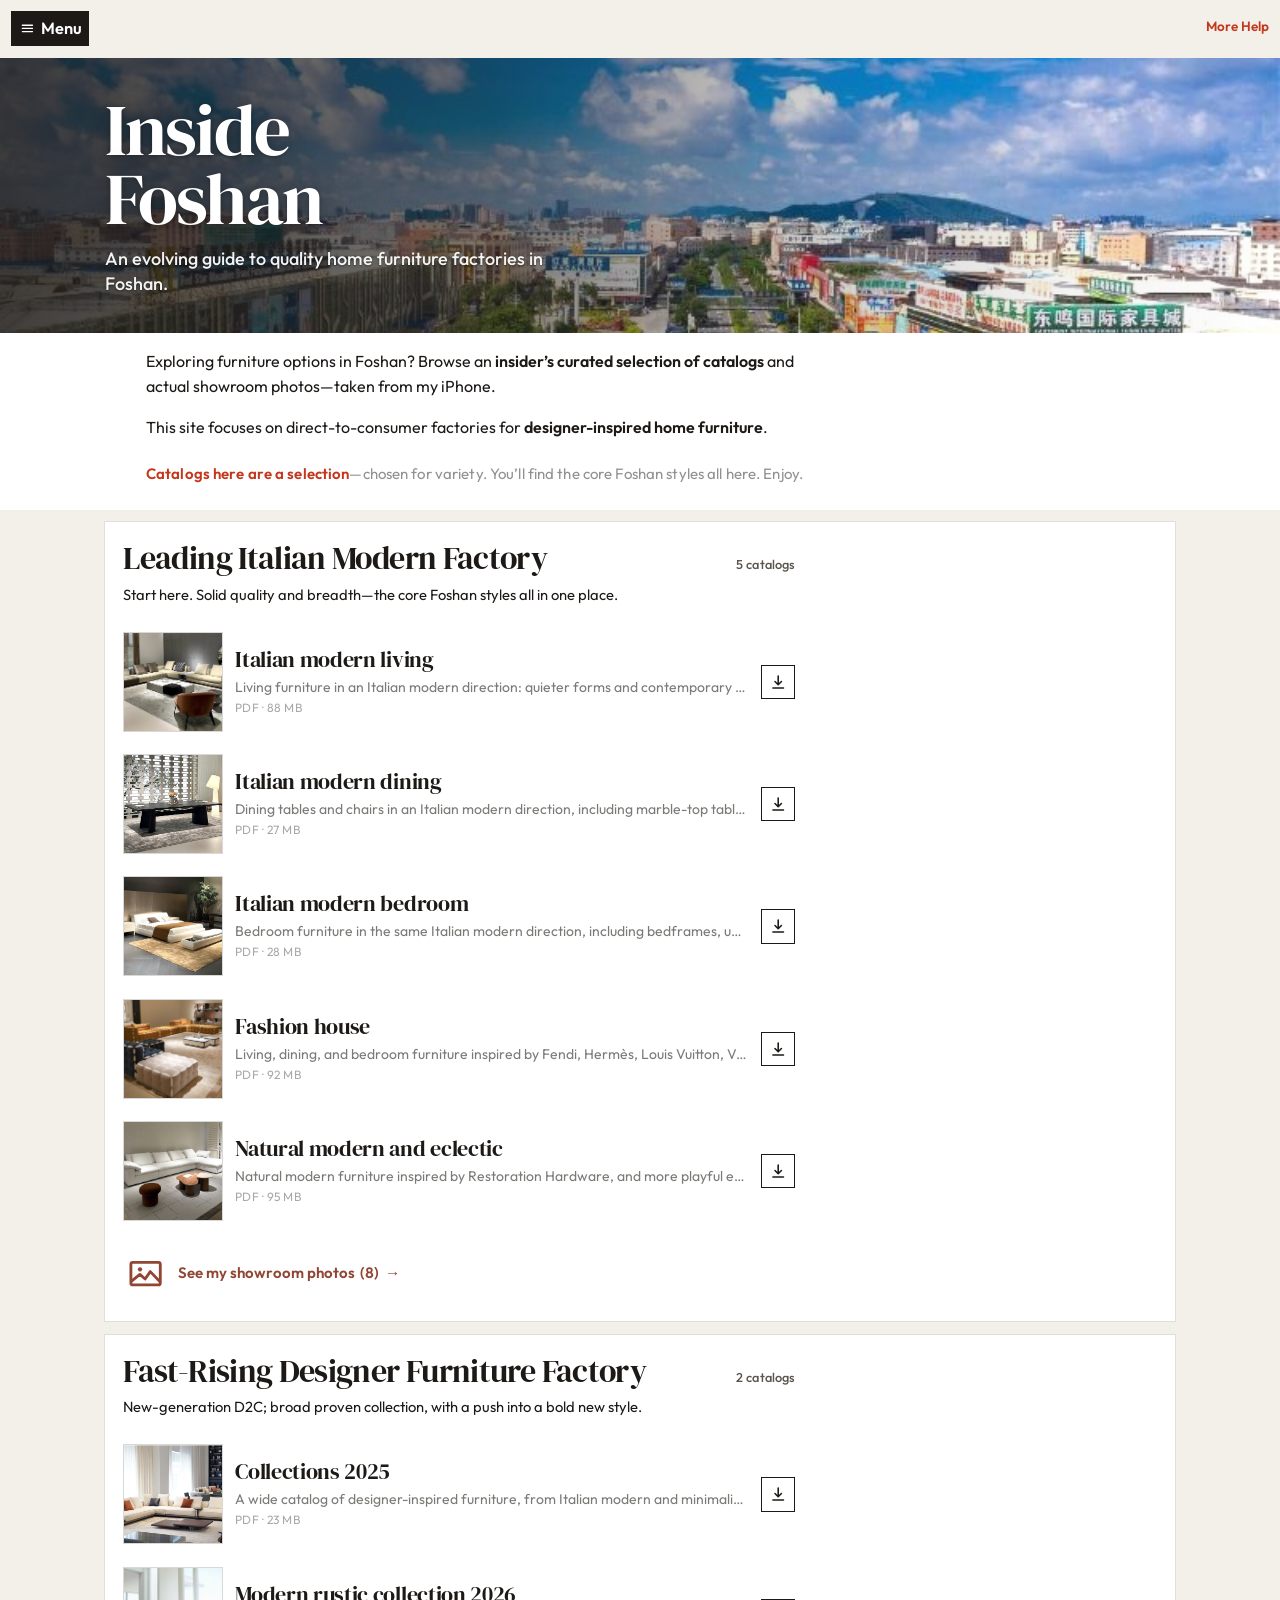
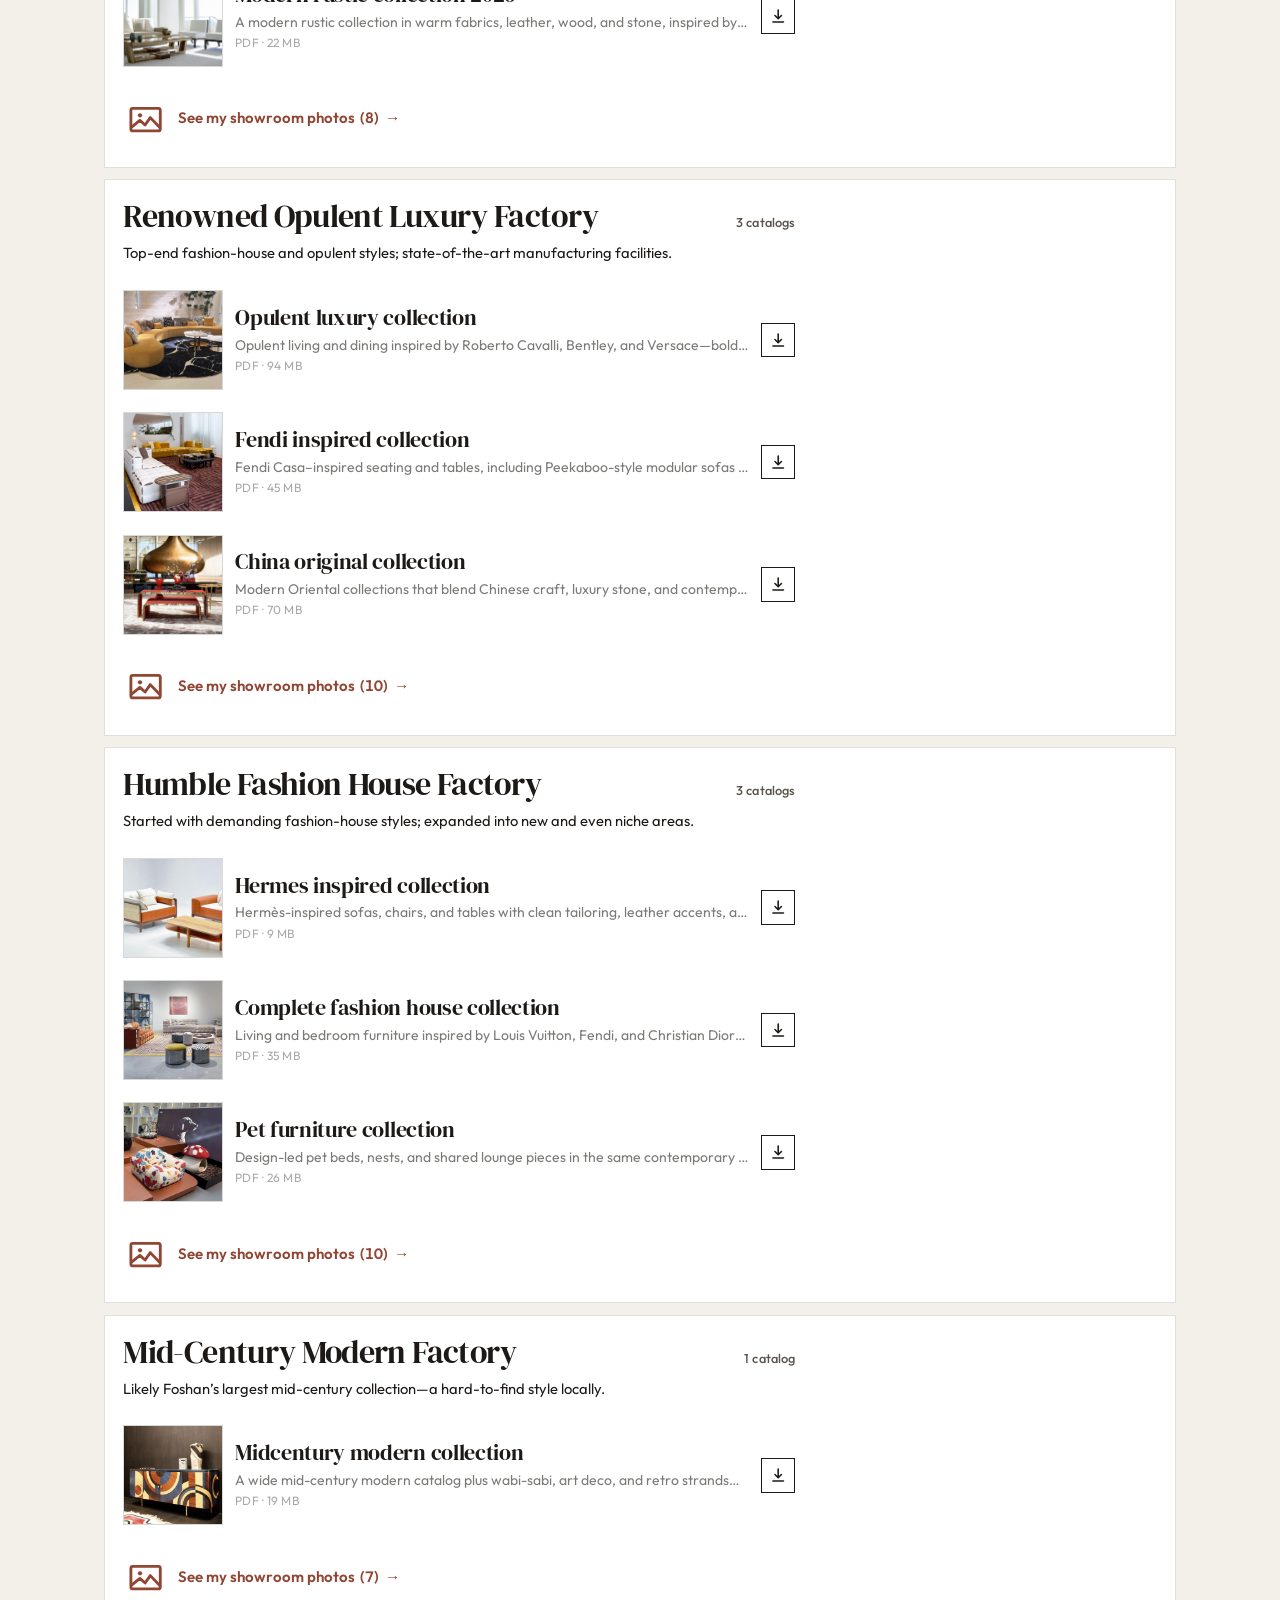
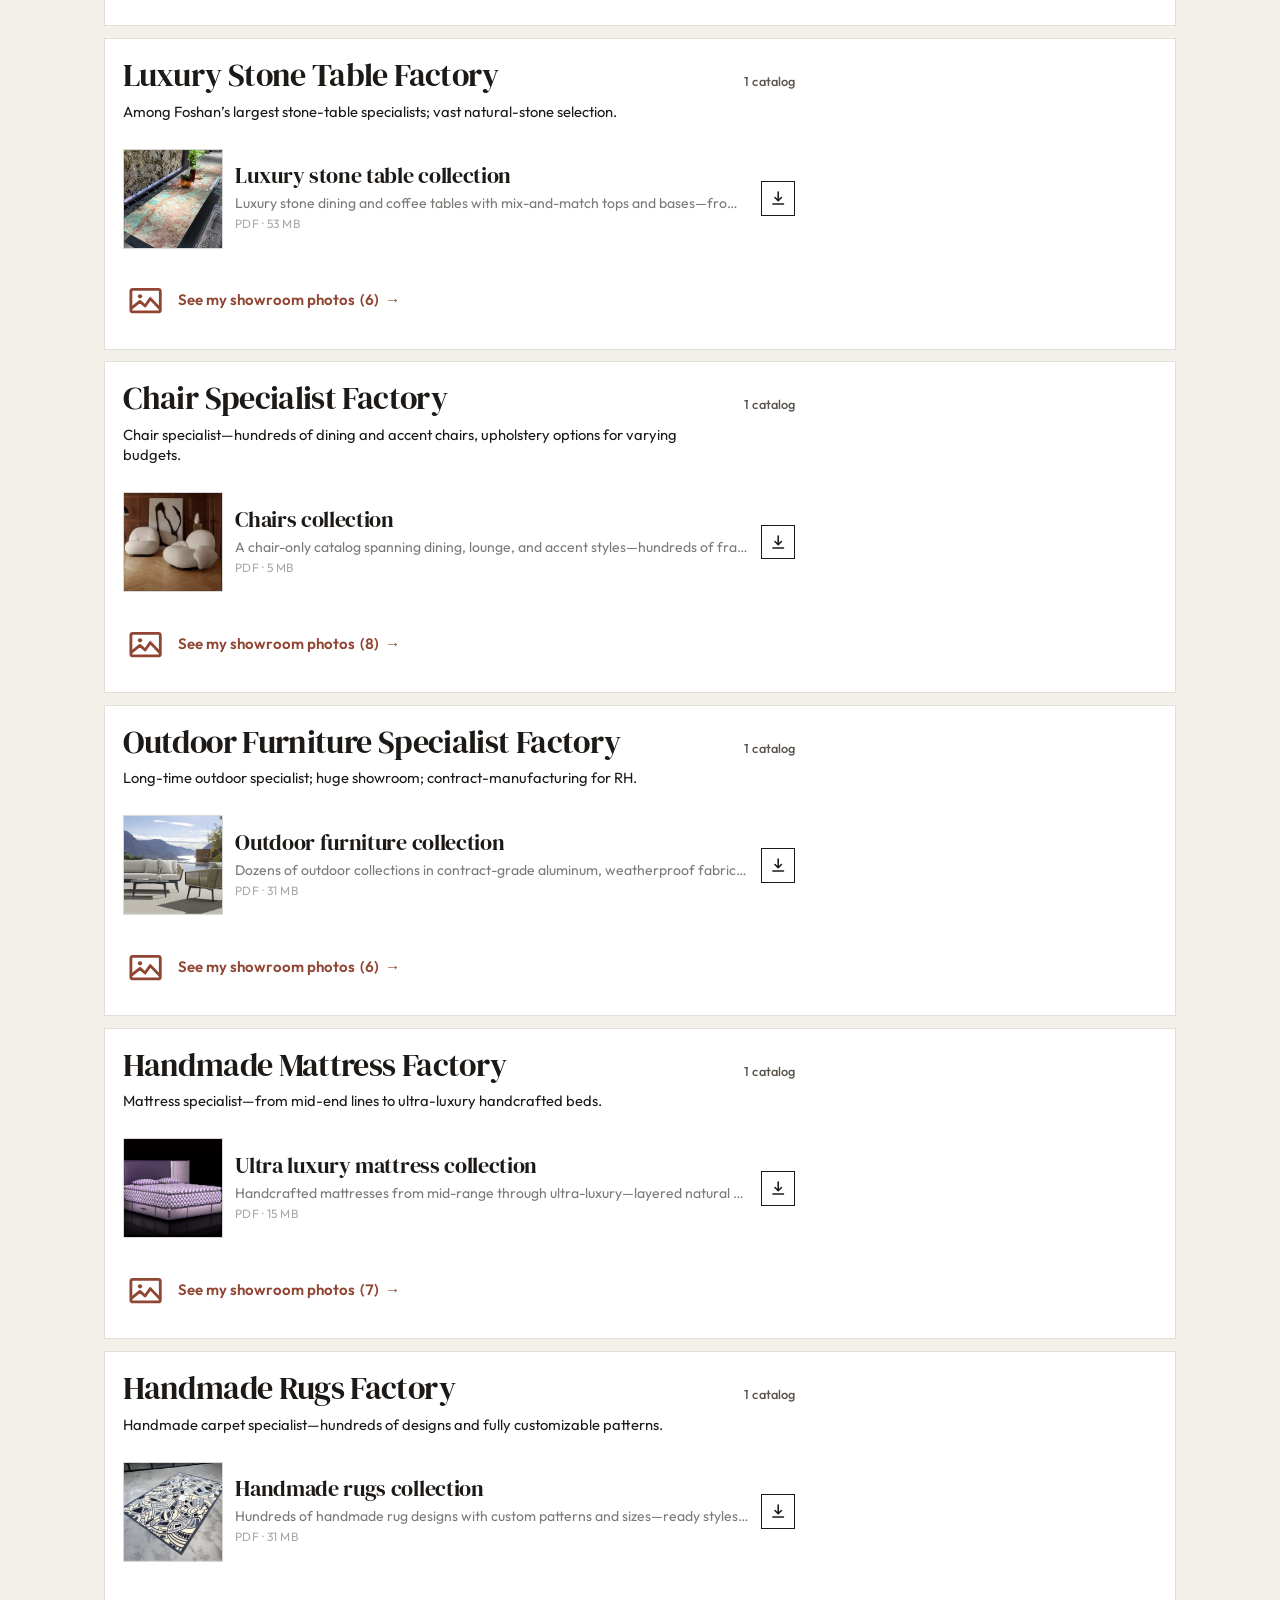
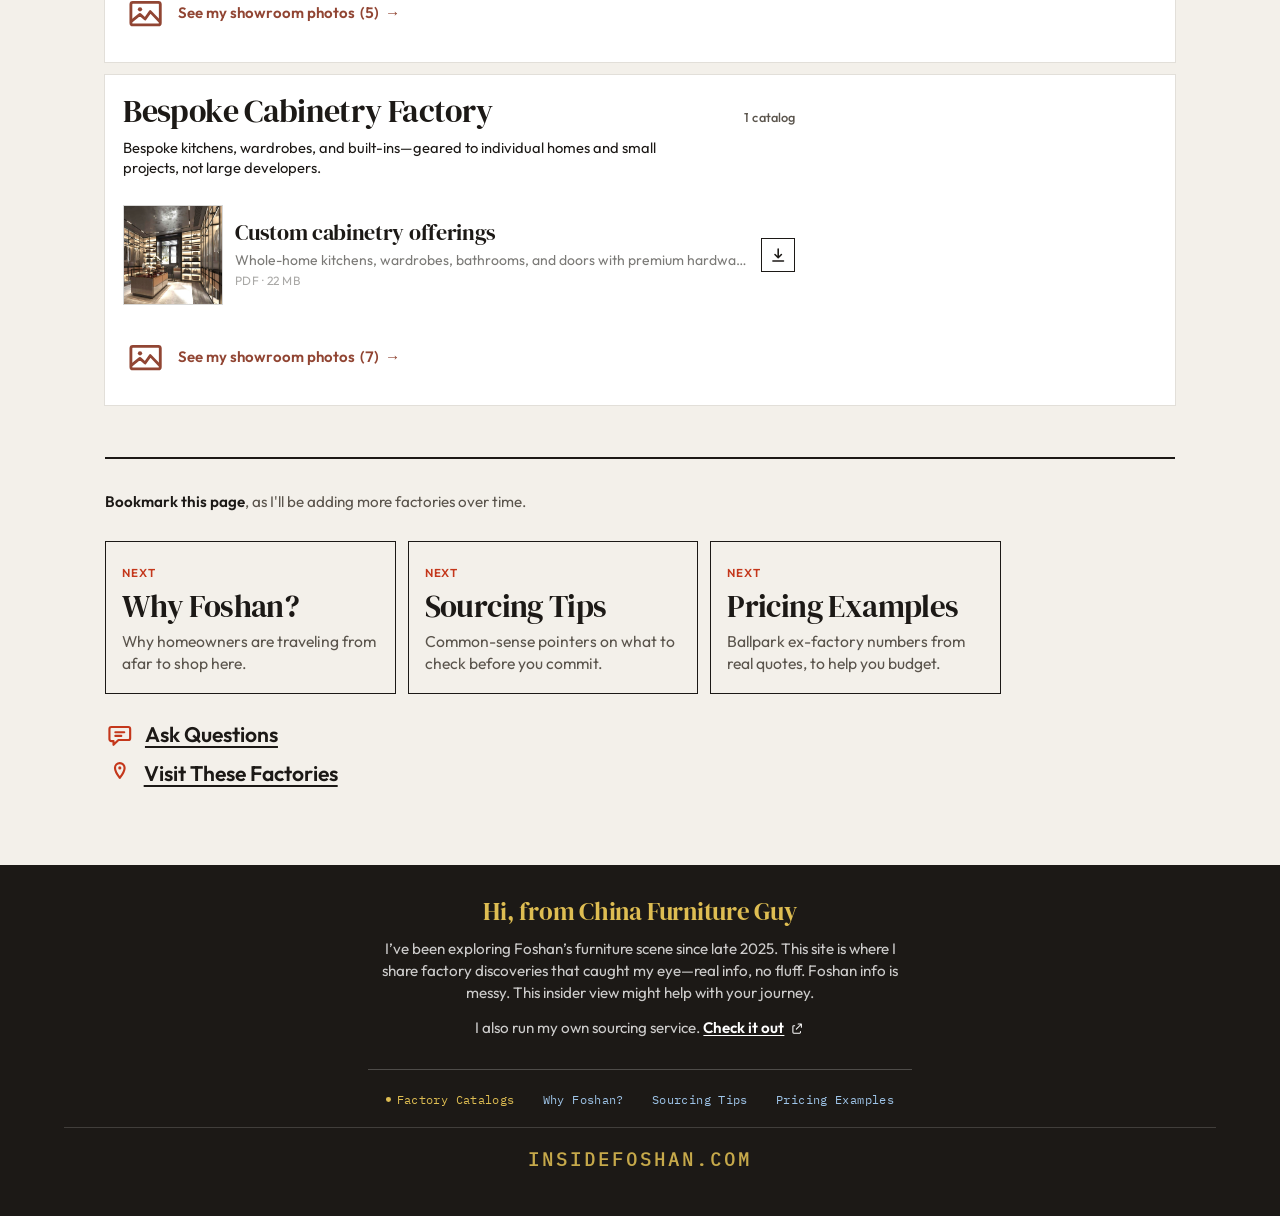
<file: index.html>
<!doctype html>
<html lang="en">
  <head>
    <meta charset="utf-8" />
    <meta name="viewport" content="width=device-width, initial-scale=1" />
    <title>Foshan Furniture Factories — Catalogs &amp; Showroom Photos | InsideFoshan</title>
    <meta name="description" content="Find quality furniture factories in Foshan, China. Curated catalogs and real showroom photos of high-end, designer-inspired home furniture—factory-direct." />
    <link rel="canonical" href="https://insidefoshan.com/" />
    <meta name="theme-color" content="#ffffff" />
    <meta property="og:type" content="website" />
    <meta property="og:site_name" content="InsideFoshan" />
    <meta property="og:locale" content="en_US" />
    <meta property="og:url" content="https://insidefoshan.com/" />
    <meta property="og:title" content="Foshan Furniture Factories — Catalogs &amp; Showroom Photos | InsideFoshan" />
    <meta property="og:description" content="Find quality furniture factories in Foshan, China. Curated catalogs and real showroom photos of high-end, designer-inspired home furniture—factory-direct." />
    <meta property="og:image" content="https://insidefoshan.com/images/og-share.jpg" />
    <meta property="og:image:alt" content="A furniture-market avenue in Foshan, photographed on a visit." />
    <meta property="og:image:width" content="1200" />
    <meta property="og:image:height" content="630" />
    <meta name="twitter:card" content="summary_large_image" />
    <meta name="twitter:title" content="Foshan Furniture Factories — Catalogs &amp; Showroom Photos | InsideFoshan" />
    <meta name="twitter:description" content="Find quality furniture factories in Foshan, China. Curated catalogs and real showroom photos of high-end, designer-inspired home furniture—factory-direct." />
    <meta name="twitter:image" content="https://insidefoshan.com/images/og-share.jpg" />
    <link rel="alternate" type="text/plain" title="LLM summary" href="https://insidefoshan.com/llms.txt" />
    <script>
    try {
      if (new URLSearchParams(location.search).has('noanalytics')) {
        localStorage.setItem('umami.disabled', '1');
      }
    } catch (e) {}
    </script>
    <script defer src="https://cloud.umami.is/script.js" data-website-id="6bcdc683-e1cf-4ed4-874f-7367015be0b6" data-domains="insidefoshan.com,www.insidefoshan.com"></script>
    <script type="application/ld+json">
    {
      "@context": "https://schema.org",
      "@graph": [
        {
          "@type": "Person",
          "@id": "https://insidefoshan.com/#author",
          "name": "David Tan",
          "alternateName": "China Furniture Guy",
          "url": "https://insidefoshan.com/",
          "jobTitle": "Furniture sourcing guide",
          "sameAs": ["https://www.beyondshowrooms.com/"]
        },
        {
          "@type": "WebSite",
          "@id": "https://insidefoshan.com/#website",
          "name": "InsideFoshan",
          "url": "https://insidefoshan.com/",
          "description": "Find quality furniture factories in Foshan, China. Curated catalogs and real showroom photos of high-end, designer-inspired home furniture—factory-direct.",
          "inLanguage": "en",
          "publisher": {
            "@type": "Organization",
            "name": "InsideFoshan",
            "url": "https://insidefoshan.com/"
          },
          "author": { "@id": "https://insidefoshan.com/#author" }
        },
        {
          "@type": "CollectionPage",
          "@id": "https://insidefoshan.com/#homepage",
          "name": "Foshan furniture factories",
          "url": "https://insidefoshan.com/",
          "isPartOf": { "@id": "https://insidefoshan.com/#website" },
          "author": { "@id": "https://insidefoshan.com/#author" },
          "about": {
            "@type": "Place",
            "name": "Foshan",
            "containedInPlace": { "@type": "Country", "name": "China" }
          },
          "description": "Curated catalogs and showroom photos from quality home furniture factories in Foshan, China."
        }
      ]
    }
    </script>
    <link rel="icon" href="favicon.svg" type="image/svg+xml" />
    <link rel="stylesheet" href="css/fonts.css" />
    <link rel="stylesheet" href="css/styles.css?v=gallery-icon-1.7" />
    <!-- showroom-manifest:auto -->
    <script>
    window.SHOWROOM_PHOTOS = {
  "photos-factory-1-showroom": [
    {
      "src": "images/showroom-01_1.jpg",
      "alt": "Showroom at Leading Italian Modern Factory in Foshan, photo 1"
    },
    {
      "src": "images/showroom-01_2.jpg",
      "alt": "Showroom at Leading Italian Modern Factory in Foshan, photo 2"
    },
    {
      "src": "images/showroom-01_3.jpg",
      "alt": "Showroom at Leading Italian Modern Factory in Foshan, photo 3"
    },
    {
      "src": "images/showroom-01_4.jpg",
      "alt": "Showroom at Leading Italian Modern Factory in Foshan, photo 4"
    },
    {
      "src": "images/showroom-01_5.jpg",
      "alt": "Showroom at Leading Italian Modern Factory in Foshan, photo 5"
    },
    {
      "src": "images/showroom-01_6.jpg",
      "alt": "Showroom at Leading Italian Modern Factory in Foshan, photo 6"
    },
    {
      "src": "images/showroom-01_7.jpg",
      "alt": "Showroom at Leading Italian Modern Factory in Foshan, photo 7"
    },
    {
      "src": "images/showroom-01_8.jpg",
      "alt": "Showroom at Leading Italian Modern Factory in Foshan, photo 8"
    }
  ],
  "photos-factory-2-showroom": [
    {
      "src": "images/showroom-02_1.jpg",
      "alt": "Showroom at Fast-Rising Designer Furniture Factory in Foshan, photo 1"
    },
    {
      "src": "images/showroom-02_2.jpg",
      "alt": "Showroom at Fast-Rising Designer Furniture Factory in Foshan, photo 2"
    },
    {
      "src": "images/showroom-02_3.jpg",
      "alt": "Showroom at Fast-Rising Designer Furniture Factory in Foshan, photo 3"
    },
    {
      "src": "images/showroom-02_4.jpg",
      "alt": "Showroom at Fast-Rising Designer Furniture Factory in Foshan, photo 4"
    },
    {
      "src": "images/showroom-02_5.jpg",
      "alt": "Showroom at Fast-Rising Designer Furniture Factory in Foshan, photo 5"
    },
    {
      "src": "images/showroom-02_6.jpg",
      "alt": "Showroom at Fast-Rising Designer Furniture Factory in Foshan, photo 6"
    },
    {
      "src": "images/showroom-02_7.jpg",
      "alt": "Showroom at Fast-Rising Designer Furniture Factory in Foshan, photo 7"
    },
    {
      "src": "images/showroom-02_8.jpg",
      "alt": "Showroom at Fast-Rising Designer Furniture Factory in Foshan, photo 8"
    }
  ],
  "photos-factory-3-showroom": [
    {
      "src": "images/showroom-03_1.jpg",
      "alt": "Showroom at Renowned Opulent Luxury Factory in Foshan, photo 1"
    },
    {
      "src": "images/showroom-03_10.jpg",
      "alt": "Showroom at Renowned Opulent Luxury Factory in Foshan, photo 2"
    },
    {
      "src": "images/showroom-03_2.jpg",
      "alt": "Showroom at Renowned Opulent Luxury Factory in Foshan, photo 3"
    },
    {
      "src": "images/showroom-03_3.jpg",
      "alt": "Showroom at Renowned Opulent Luxury Factory in Foshan, photo 4"
    },
    {
      "src": "images/showroom-03_4.jpg",
      "alt": "Showroom at Renowned Opulent Luxury Factory in Foshan, photo 5"
    },
    {
      "src": "images/showroom-03_5.jpg",
      "alt": "Showroom at Renowned Opulent Luxury Factory in Foshan, photo 6"
    },
    {
      "src": "images/showroom-03_6.jpg",
      "alt": "Showroom at Renowned Opulent Luxury Factory in Foshan, photo 7"
    },
    {
      "src": "images/showroom-03_7.jpg",
      "alt": "Showroom at Renowned Opulent Luxury Factory in Foshan, photo 8"
    },
    {
      "src": "images/showroom-03_8.jpg",
      "alt": "Showroom at Renowned Opulent Luxury Factory in Foshan, photo 9"
    },
    {
      "src": "images/showroom-03_9.jpg",
      "alt": "Showroom at Renowned Opulent Luxury Factory in Foshan, photo 10"
    }
  ],
  "photos-factory-4-showroom": [
    {
      "src": "images/showroom-04_1.jpg",
      "alt": "Showroom at Humble Fashion House Factory in Foshan, photo 1"
    },
    {
      "src": "images/showroom-04_10.jpg",
      "alt": "Showroom at Humble Fashion House Factory in Foshan, photo 2"
    },
    {
      "src": "images/showroom-04_2.jpg",
      "alt": "Showroom at Humble Fashion House Factory in Foshan, photo 3"
    },
    {
      "src": "images/showroom-04_3.jpg",
      "alt": "Showroom at Humble Fashion House Factory in Foshan, photo 4"
    },
    {
      "src": "images/showroom-04_4.jpg",
      "alt": "Showroom at Humble Fashion House Factory in Foshan, photo 5"
    },
    {
      "src": "images/showroom-04_5.jpg",
      "alt": "Showroom at Humble Fashion House Factory in Foshan, photo 6"
    },
    {
      "src": "images/showroom-04_6.jpg",
      "alt": "Showroom at Humble Fashion House Factory in Foshan, photo 7"
    },
    {
      "src": "images/showroom-04_7.jpg",
      "alt": "Showroom at Humble Fashion House Factory in Foshan, photo 8"
    },
    {
      "src": "images/showroom-04_8.jpg",
      "alt": "Showroom at Humble Fashion House Factory in Foshan, photo 9"
    },
    {
      "src": "images/showroom-04_9.jpg",
      "alt": "Showroom at Humble Fashion House Factory in Foshan, photo 10"
    }
  ],
  "photos-factory-5-showroom": [
    {
      "src": "images/showroom-05_1.jpg",
      "alt": "Showroom at Mid-Century Modern Factory in Foshan, photo 1"
    },
    {
      "src": "images/showroom-05_2.jpg",
      "alt": "Showroom at Mid-Century Modern Factory in Foshan, photo 2"
    },
    {
      "src": "images/showroom-05_3.jpg",
      "alt": "Showroom at Mid-Century Modern Factory in Foshan, photo 3"
    },
    {
      "src": "images/showroom-05_4.jpg",
      "alt": "Showroom at Mid-Century Modern Factory in Foshan, photo 4"
    },
    {
      "src": "images/showroom-05_5.jpg",
      "alt": "Showroom at Mid-Century Modern Factory in Foshan, photo 5"
    },
    {
      "src": "images/showroom-05_6.jpg",
      "alt": "Showroom at Mid-Century Modern Factory in Foshan, photo 6"
    },
    {
      "src": "images/showroom-05_7.jpg",
      "alt": "Showroom at Mid-Century Modern Factory in Foshan, photo 7"
    }
  ],
  "photos-factory-6-showroom": [
    {
      "src": "images/showroom-S01_1.jpg",
      "alt": "Showroom at Luxury Stone Table Factory in Foshan, photo 1"
    },
    {
      "src": "images/showroom-S01_2.jpg",
      "alt": "Showroom at Luxury Stone Table Factory in Foshan, photo 2"
    },
    {
      "src": "images/showroom-S01_3.jpg",
      "alt": "Showroom at Luxury Stone Table Factory in Foshan, photo 3"
    },
    {
      "src": "images/showroom-S01_4.jpg",
      "alt": "Showroom at Luxury Stone Table Factory in Foshan, photo 4"
    },
    {
      "src": "images/showroom-S01_5.jpg",
      "alt": "Showroom at Luxury Stone Table Factory in Foshan, photo 5"
    },
    {
      "src": "images/showroom-S01_6.jpg",
      "alt": "Showroom at Luxury Stone Table Factory in Foshan, photo 6"
    }
  ],
  "photos-factory-7-showroom": [
    {
      "src": "images/showroom-S02_1.jpg",
      "alt": "Showroom at Chair Specialist Factory in Foshan, photo 1"
    },
    {
      "src": "images/showroom-S02_2.jpg",
      "alt": "Showroom at Chair Specialist Factory in Foshan, photo 2"
    },
    {
      "src": "images/showroom-S02_3.jpg",
      "alt": "Showroom at Chair Specialist Factory in Foshan, photo 3"
    },
    {
      "src": "images/showroom-S02_4.jpg",
      "alt": "Showroom at Chair Specialist Factory in Foshan, photo 4"
    },
    {
      "src": "images/showroom-S02_5.jpg",
      "alt": "Showroom at Chair Specialist Factory in Foshan, photo 5"
    },
    {
      "src": "images/showroom-S02_6.jpg",
      "alt": "Showroom at Chair Specialist Factory in Foshan, photo 6"
    },
    {
      "src": "images/showroom-S02_7.jpg",
      "alt": "Showroom at Chair Specialist Factory in Foshan, photo 7"
    },
    {
      "src": "images/showroom-S02_8.jpg",
      "alt": "Showroom at Chair Specialist Factory in Foshan, photo 8"
    }
  ],
  "photos-factory-8-showroom": [
    {
      "src": "images/showroom-S03_1.jpg",
      "alt": "Showroom at Outdoor Furniture Specialist Factory in Foshan, photo 1"
    },
    {
      "src": "images/showroom-S03_2.jpg",
      "alt": "Showroom at Outdoor Furniture Specialist Factory in Foshan, photo 2"
    },
    {
      "src": "images/showroom-S03_3.jpg",
      "alt": "Showroom at Outdoor Furniture Specialist Factory in Foshan, photo 3"
    },
    {
      "src": "images/showroom-S03_4.jpg",
      "alt": "Showroom at Outdoor Furniture Specialist Factory in Foshan, photo 4"
    },
    {
      "src": "images/showroom-S03_5.jpg",
      "alt": "Showroom at Outdoor Furniture Specialist Factory in Foshan, photo 5"
    },
    {
      "src": "images/showroom-S03_6.jpg",
      "alt": "Showroom at Outdoor Furniture Specialist Factory in Foshan, photo 6"
    }
  ],
  "photos-factory-9-showroom": [
    {
      "src": "images/showroom-S04_1.jpg",
      "alt": "Showroom at Handmade Mattress Factory in Foshan, photo 1"
    },
    {
      "src": "images/showroom-S04_2.jpg",
      "alt": "Showroom at Handmade Mattress Factory in Foshan, photo 2"
    },
    {
      "src": "images/showroom-S04_3.jpg",
      "alt": "Showroom at Handmade Mattress Factory in Foshan, photo 3"
    },
    {
      "src": "images/showroom-S04_4.jpg",
      "alt": "Showroom at Handmade Mattress Factory in Foshan, photo 4"
    },
    {
      "src": "images/showroom-S04_5.jpg",
      "alt": "Showroom at Handmade Mattress Factory in Foshan, photo 5"
    },
    {
      "src": "images/showroom-S04_6.jpg",
      "alt": "Showroom at Handmade Mattress Factory in Foshan, photo 6"
    },
    {
      "src": "images/showroom-S04_7.jpg",
      "alt": "Showroom at Handmade Mattress Factory in Foshan, photo 7"
    }
  ],
  "photos-factory-10-showroom": [
    {
      "src": "images/showroom-S05_1.jpg",
      "alt": "Showroom at Handmade Rugs Factory in Foshan, photo 1"
    },
    {
      "src": "images/showroom-S05_2.jpg",
      "alt": "Showroom at Handmade Rugs Factory in Foshan, photo 2"
    },
    {
      "src": "images/showroom-S05_3.jpg",
      "alt": "Showroom at Handmade Rugs Factory in Foshan, photo 3"
    },
    {
      "src": "images/showroom-S05_4.jpg",
      "alt": "Showroom at Handmade Rugs Factory in Foshan, photo 4"
    },
    {
      "src": "images/showroom-S05_5.jpg",
      "alt": "Showroom at Handmade Rugs Factory in Foshan, photo 5"
    }
  ],
  "photos-factory-11-showroom": [
    {
      "src": "images/showroom-S06_1.jpg",
      "alt": "Showroom at Bespoke Cabinetry Factory in Foshan, photo 1"
    },
    {
      "src": "images/showroom-S06_2.jpg",
      "alt": "Showroom at Bespoke Cabinetry Factory in Foshan, photo 2"
    },
    {
      "src": "images/showroom-S06_3.jpg",
      "alt": "Showroom at Bespoke Cabinetry Factory in Foshan, photo 3"
    },
    {
      "src": "images/showroom-S06_4.jpg",
      "alt": "Showroom at Bespoke Cabinetry Factory in Foshan, photo 4"
    },
    {
      "src": "images/showroom-S06_5.jpg",
      "alt": "Showroom at Bespoke Cabinetry Factory in Foshan, photo 5"
    },
    {
      "src": "images/showroom-S06_6.jpg",
      "alt": "Showroom at Bespoke Cabinetry Factory in Foshan, photo 6"
    },
    {
      "src": "images/showroom-S06_7.jpg",
      "alt": "Showroom at Bespoke Cabinetry Factory in Foshan, photo 7"
    }
  ]
};
    </script>
    <!-- /showroom-manifest:auto -->
  </head>
  <body class="home-page">
    <a class="skip" href="#content">Skip to content</a>
    <div class="float-nav">
      <div class="float-nav-menu-wrap">
        <button class="menu-float" type="button" aria-expanded="false" aria-controls="site-nav"><svg class="menu-float-icon" viewBox="0 0 20 20" focusable="false" aria-hidden="true"><path d="M4 6.25h12M4 10h12M4 13.75h12" fill="none" stroke="currentColor" stroke-width="1.6" stroke-linecap="round"/></svg><span class="menu-float-label">Menu</span></button>
        <nav id="site-nav" class="menu-panel" aria-label="Primary" hidden>
          <a href="./" aria-current="page">Factory Catalogs</a>
          <a href="whyfoshan/">Why Foshan?</a>
          <a href="howtosource/">Sourcing Tips</a>
          <a href="pricing/">Pricing Examples</a>
        </nav>
      </div>
      <div class="float-nav-actions">
        <div class="factory-jump">
          <button id="factory-jump-toggle" class="factory-jump-toggle" type="button" aria-expanded="false" aria-controls="factory-jump-panel" aria-haspopup="menu">Factories<span class="factory-jump-caret" aria-hidden="true"> ▾</span></button>
          <div id="factory-jump-panel" class="factory-jump-panel" role="menu" aria-labelledby="factory-jump-toggle" hidden></div>
        </div>
        <button class="help-float" type="button" data-open-contact aria-haspopup="dialog" aria-controls="contact-dialog">More Help</button>
      </div>
    </div>
    <main id="content" class="page">
      <header class="intro home-intro">
        <div class="wrap">
          <div class="home-hero">
            <img class="home-hero-photo" src="images/hero-shot2.jpg" fetchpriority="high" decoding="async" alt="A furniture-market avenue in Foshan, photographed on a visit, with a hand-lettered Go Guangdong mark in the corner." width="800" height="532" />
            <div class="home-hero-copy">
              <p class="home-title"><span class="home-title-line">Inside</span><span class="home-title-line">Foshan</span></p>
              <h1 class="home-sub">An evolving guide to quality home furniture factories in Foshan.</h1>
            </div>
          </div>
          <div class="home-copy">
            <p>Exploring furniture options in Foshan? Browse an <strong>insider’s curated selection of catalogs</strong> and actual showroom photos—taken from my iPhone.</p>
            <p>This site focuses on direct-to-consumer factories for <strong>designer-inspired home furniture</strong>.</p>
            <p class="home-intro-note"><span class="home-intro-note-mark">Catalogs here are a selection</span><span class="home-intro-note-detail">—chosen for variety. You’ll find the core Foshan styles all here. Enjoy.</span></p>
          </div>
        </div>
      </header>
      <div class="wrap catalog-wrap">
      <section class="factory-group" id="broad-range">
        <article class="factory" id="factory-1" aria-labelledby="factory-1-title">
          <h2 class="factory-title" id="factory-1-title">
            Leading Italian Modern Factory
            <span class="factory-count">5 catalogs</span>
          </h2>
          <p class="factory-desc">Start here. Solid quality and breadth—the core Foshan styles all in one place.</p>
          <ul class="resources">
            <li>
              <div class="resource">
                <button class="resource-open" type="button" data-open-catalog data-title="Italian modern living" data-detail="Living furniture in an Italian modern direction: quieter forms and contemporary reinterpretations, inspired by Minotti, Flexform, Poliform, and B&amp;B Italia." data-size="88 MB" data-thumb="images/01a-living.jpg" data-href="catalogs/01a-italian-modern-living.pdf" data-download="01a-italian-modern-living.pdf" aria-haspopup="dialog" aria-controls="catalog-dialog">
                  <img class="resource-thumb" loading="lazy" decoding="async" src="images/01a-living.jpg" alt="Italian modern living furniture catalog from a Foshan factory" width="112" height="112" />
            <span class="resource-main">
              <span class="resource-title">Italian modern living</span>
              <span class="resource-detail"></span>
              <span class="resource-meta">PDF · 88 MB</span>
            </span>
                  <span class="visually-hidden">, catalog details</span>
                </button>
                <a class="resource-action" href="catalogs/01a-italian-modern-living.pdf" download="01a-italian-modern-living.pdf" aria-label="Download Italian modern living PDF">
                  <svg viewBox="0 0 20 20" aria-hidden="true"><path d="M10 3.25v8.5M6.5 9.25 10 12.75l3.5-3.5M4.25 16.25h11.5" fill="none" stroke="currentColor" stroke-width="1.7" stroke-linecap="round" stroke-linejoin="round" /></svg>
                </a>
              </div>
            </li>
            <li>
              <div class="resource">
                <button class="resource-open" type="button" data-open-catalog data-title="Italian modern dining" data-detail="Dining tables and chairs in an Italian modern direction, including marble-top tables, leather-upholstered chairs, and coordinated dining sets." data-size="27 MB" data-thumb="images/01b-dining.jpg" data-href="catalogs/01b-italian-modern-dining.pdf" data-download="01b-italian-modern-dining.pdf" aria-haspopup="dialog" aria-controls="catalog-dialog">
                  <img class="resource-thumb" loading="lazy" decoding="async" src="images/01b-dining.jpg" alt="Italian modern dining furniture catalog from a Foshan factory" width="112" height="112" />
            <span class="resource-main">
              <span class="resource-title">Italian modern dining</span>
              <span class="resource-detail"></span>
              <span class="resource-meta">PDF · 27 MB</span>
            </span>
                  <span class="visually-hidden">, catalog details</span>
                </button>
                <a class="resource-action" href="catalogs/01b-italian-modern-dining.pdf" download="01b-italian-modern-dining.pdf" aria-label="Download Italian modern dining PDF">
                  <svg viewBox="0 0 20 20" aria-hidden="true"><path d="M10 3.25v8.5M6.5 9.25 10 12.75l3.5-3.5M4.25 16.25h11.5" fill="none" stroke="currentColor" stroke-width="1.7" stroke-linecap="round" stroke-linejoin="round" /></svg>
                </a>
              </div>
            </li>
            <li>
              <div class="resource">
                <button class="resource-open" type="button" data-open-catalog data-title="Italian modern bedroom" data-detail="Bedroom furniture in the same Italian modern direction, including bedframes, upholstered beds, nightstands, and dressers." data-size="28 MB" data-thumb="images/01c-bedroom.jpg" data-href="catalogs/01c-italian-modern-bedroom.pdf" data-download="01c-italian-modern-bedroom.pdf" aria-haspopup="dialog" aria-controls="catalog-dialog">
                  <img class="resource-thumb" loading="lazy" decoding="async" src="images/01c-bedroom.jpg" alt="Italian modern bedroom furniture catalog from a Foshan factory" width="112" height="112" />
            <span class="resource-main">
              <span class="resource-title">Italian modern bedroom</span>
              <span class="resource-detail"></span>
              <span class="resource-meta">PDF · 28 MB</span>
            </span>
                  <span class="visually-hidden">, catalog details</span>
                </button>
                <a class="resource-action" href="catalogs/01c-italian-modern-bedroom.pdf" download="01c-italian-modern-bedroom.pdf" aria-label="Download Italian modern bedroom PDF">
                  <svg viewBox="0 0 20 20" aria-hidden="true"><path d="M10 3.25v8.5M6.5 9.25 10 12.75l3.5-3.5M4.25 16.25h11.5" fill="none" stroke="currentColor" stroke-width="1.7" stroke-linecap="round" stroke-linejoin="round" /></svg>
                </a>
              </div>
            </li>
            <li>
              <div class="resource">
                <button class="resource-open" type="button" data-open-catalog data-title="Fashion house" data-detail="Living, dining, and bedroom furniture inspired by Fendi, Hermès, Louis Vuitton, Versace, Visionnaire, and Bentley." data-size="92 MB" data-thumb="images/01d-fashion.jpg" data-href="catalogs/01d-fashion-house.pdf" data-download="01d-fashion-house.pdf" aria-haspopup="dialog" aria-controls="catalog-dialog">
                  <img class="resource-thumb" loading="lazy" decoding="async" src="images/01d-fashion.jpg" alt="Fashion-house furniture catalog from a Foshan factory" width="112" height="112" />
            <span class="resource-main">
              <span class="resource-title">Fashion house</span>
              <span class="resource-detail"></span>
              <span class="resource-meta">PDF · 92 MB</span>
            </span>
                  <span class="visually-hidden">, catalog details</span>
                </button>
                <a class="resource-action" href="catalogs/01d-fashion-house.pdf" download="01d-fashion-house.pdf" aria-label="Download Fashion house PDF">
                  <svg viewBox="0 0 20 20" aria-hidden="true"><path d="M10 3.25v8.5M6.5 9.25 10 12.75l3.5-3.5M4.25 16.25h11.5" fill="none" stroke="currentColor" stroke-width="1.7" stroke-linecap="round" stroke-linejoin="round" /></svg>
                </a>
              </div>
            </li>
            <li>
              <div class="resource">
                <button class="resource-open" type="button" data-open-catalog data-title="Natural modern and eclectic" data-detail="Natural modern furniture inspired by Restoration Hardware, and more playful eclectic pieces inspired by Ligne Roset and Roche Bobois." data-size="95 MB" data-thumb="images/01e-natural.jpg" data-href="catalogs/01e-natural-modern-eclectic.pdf" data-download="01e-natural-modern-eclectic.pdf" aria-haspopup="dialog" aria-controls="catalog-dialog">
                  <img class="resource-thumb" loading="lazy" decoding="async" src="images/01e-natural.jpg" alt="Natural modern and eclectic furniture catalog from a Foshan factory" width="112" height="112" />
            <span class="resource-main">
              <span class="resource-title">Natural modern and eclectic</span>
              <span class="resource-detail"></span>
              <span class="resource-meta">PDF · 95 MB</span>
            </span>
                  <span class="visually-hidden">, catalog details</span>
                </button>
                <a class="resource-action" href="catalogs/01e-natural-modern-eclectic.pdf" download="01e-natural-modern-eclectic.pdf" aria-label="Download Natural modern and eclectic PDF">
                  <svg viewBox="0 0 20 20" aria-hidden="true"><path d="M10 3.25v8.5M6.5 9.25 10 12.75l3.5-3.5M4.25 16.25h11.5" fill="none" stroke="currentColor" stroke-width="1.7" stroke-linecap="round" stroke-linejoin="round" /></svg>
                </a>
              </div>
            </li>
          </ul>
        <div class="factory-gallery">
          <button type="button" class="factory-gallery-link" data-open-photos="photos-factory-1-showroom" data-title="Showroom photos" aria-haspopup="dialog" aria-controls="photo-dialog">
            <span class="factory-gallery-glyph" aria-hidden="true">
              <svg class="factory-gallery-icon" viewBox="0 0 20 20" focusable="false"><rect x="2.5" y="4.75" width="15" height="11.5" rx="1" fill="none" stroke="currentColor" stroke-width="1.45" /><path d="M3 14.25 7.1 10.9l2.65 2.35L12.4 9.5 17 14.25" fill="none" stroke="currentColor" stroke-width="1.45" stroke-linecap="round" stroke-linejoin="round" /><circle cx="7.15" cy="8.35" r="1.1" fill="currentColor" /></svg>
            </span>
            <span class="factory-gallery-phrase"><span class="factory-gallery-label">See my showroom photos</span><span class="factory-gallery-count">(8)</span>
            <span class="factory-gallery-arrow" aria-hidden="true">→</span></span>
            <span class="visually-hidden">Open my showroom photo gallery</span>
          </button>
        </div>

        </article>
        <article class="factory" id="factory-2" aria-labelledby="factory-2-title">
          <h2 class="factory-title" id="factory-2-title">
            Fast-Rising Designer Furniture Factory
            <span class="factory-count">2 catalogs</span>
          </h2>
          <p class="factory-desc">New-generation D2C; broad proven collection, with a push into a bold new style.</p>
          <ul class="resources">
            <li>
              <div class="resource">
                <button class="resource-open" type="button" data-open-catalog data-title="Collections 2025" data-detail="A wide catalog of designer-inspired furniture, from Italian modern and minimalist pieces through to fashion-house styles." data-size="23 MB" data-thumb="images/02a-collection.jpg" data-href="catalogs/02a-collections-2025.pdf" data-download="02a-collections-2025.pdf" aria-haspopup="dialog" aria-controls="catalog-dialog">
                  <img class="resource-thumb" loading="lazy" decoding="async" src="images/02a-collection.jpg" alt="Designer furniture collection catalog from a Foshan factory" width="112" height="112" />
            <span class="resource-main">
              <span class="resource-title">Collections 2025</span>
              <span class="resource-detail"></span>
              <span class="resource-meta">PDF · 23 MB</span>
            </span>
                  <span class="visually-hidden">, catalog details</span>
                </button>
                <a class="resource-action" href="catalogs/02a-collections-2025.pdf" download="02a-collections-2025.pdf" aria-label="Download Collections 2025 PDF">
                  <svg viewBox="0 0 20 20" aria-hidden="true"><path d="M10 3.25v8.5M6.5 9.25 10 12.75l3.5-3.5M4.25 16.25h11.5" fill="none" stroke="currentColor" stroke-width="1.7" stroke-linecap="round" stroke-linejoin="round" /></svg>
                </a>
              </div>
            </li>
            <li>
              <div class="resource">
                <button class="resource-open" type="button" data-open-catalog data-title="Modern rustic collection 2026" data-detail="A modern rustic collection in warm fabrics, leather, wood, and stone, inspired by Liaigre." data-size="22 MB" data-thumb="images/02b-rustic.jpg" data-href="catalogs/02b-modern-rustic-2026.pdf" data-download="02b-modern-rustic-2026.pdf" aria-haspopup="dialog" aria-controls="catalog-dialog">
                  <img class="resource-thumb" loading="lazy" decoding="async" src="images/02b-rustic.jpg" alt="Modern rustic furniture catalog from a Foshan factory" width="112" height="112" />
            <span class="resource-main">
              <span class="resource-title">Modern rustic collection 2026</span>
              <span class="resource-detail"></span>
              <span class="resource-meta">PDF · 22 MB</span>
            </span>
                  <span class="visually-hidden">, catalog details</span>
                </button>
                <a class="resource-action" href="catalogs/02b-modern-rustic-2026.pdf" download="02b-modern-rustic-2026.pdf" aria-label="Download Modern rustic collection 2026 PDF">
                  <svg viewBox="0 0 20 20" aria-hidden="true"><path d="M10 3.25v8.5M6.5 9.25 10 12.75l3.5-3.5M4.25 16.25h11.5" fill="none" stroke="currentColor" stroke-width="1.7" stroke-linecap="round" stroke-linejoin="round" /></svg>
                </a>
              </div>
            </li>
          </ul>
        <div class="factory-gallery">
          <button type="button" class="factory-gallery-link" data-open-photos="photos-factory-2-showroom" data-title="Showroom photos" aria-haspopup="dialog" aria-controls="photo-dialog">
            <span class="factory-gallery-glyph" aria-hidden="true">
              <svg class="factory-gallery-icon" viewBox="0 0 20 20" focusable="false"><rect x="2.5" y="4.75" width="15" height="11.5" rx="1" fill="none" stroke="currentColor" stroke-width="1.45" /><path d="M3 14.25 7.1 10.9l2.65 2.35L12.4 9.5 17 14.25" fill="none" stroke="currentColor" stroke-width="1.45" stroke-linecap="round" stroke-linejoin="round" /><circle cx="7.15" cy="8.35" r="1.1" fill="currentColor" /></svg>
            </span>
            <span class="factory-gallery-phrase"><span class="factory-gallery-label">See my showroom photos</span><span class="factory-gallery-count">(8)</span>
            <span class="factory-gallery-arrow" aria-hidden="true">→</span></span>
            <span class="visually-hidden">Open my showroom photo gallery</span>
          </button>
        </div>

        </article>
        <article class="factory" id="factory-3" aria-labelledby="factory-3-title">
          <h2 class="factory-title" id="factory-3-title">
            Renowned Opulent Luxury Factory
            <span class="factory-count">3 catalogs</span>
          </h2>
          <p class="factory-desc">Top-end fashion-house and opulent styles; state-of-the-art manufacturing facilities.</p>
          <ul class="resources">
            <li>
              <div class="resource">
                <button class="resource-open" type="button" data-open-catalog data-title="Opulent luxury collection" data-detail="Opulent living and dining inspired by Roberto Cavalli, Bentley, and Versace—bold scale, rich materials, and high-gloss statement detailing rather than quiet minimalism. This catalog covers only part of the factory’s opulent luxury collection." data-size="94 MB" data-thumb="images/03a-opulent.jpg" data-href="catalogs/03a-opulent-luxury-collection.pdf" data-download="03a-opulent-luxury-collection.pdf" aria-haspopup="dialog" aria-controls="catalog-dialog">
                  <img class="resource-thumb" loading="lazy" decoding="async" src="images/03a-opulent.jpg" alt="Opulent luxury furniture catalog from a Foshan factory" width="112" height="112" />
            <span class="resource-main">
              <span class="resource-title">Opulent luxury collection</span>
              <span class="resource-detail"></span>
              <span class="resource-meta">PDF · 94 MB</span>
            </span>
                  <span class="visually-hidden">, catalog details</span>
                </button>
                <a class="resource-action" href="catalogs/03a-opulent-luxury-collection.pdf" download="03a-opulent-luxury-collection.pdf" aria-label="Download Opulent luxury collection PDF">
                  <svg viewBox="0 0 20 20" aria-hidden="true"><path d="M10 3.25v8.5M6.5 9.25 10 12.75l3.5-3.5M4.25 16.25h11.5" fill="none" stroke="currentColor" stroke-width="1.7" stroke-linecap="round" stroke-linejoin="round" /></svg>
                </a>
              </div>
            </li>
            <li>
              <div class="resource">
                <button class="resource-open" type="button" data-open-catalog data-title="Fendi inspired collection" data-detail="Fendi Casa–inspired seating and tables, including Peekaboo-style modular sofas and inside-out leather-and-fabric upholstery from the brand’s furniture collaborations." data-size="45 MB" data-thumb="images/03b-fendi.jpg" data-href="catalogs/03b-fendi-inspired-collection.pdf" data-download="03b-fendi-inspired-collection.pdf" aria-haspopup="dialog" aria-controls="catalog-dialog">
                  <img class="resource-thumb" loading="lazy" decoding="async" src="images/03b-fendi.jpg" alt="Designer-inspired luxury furniture catalog from a Foshan factory" width="112" height="112" />
            <span class="resource-main">
              <span class="resource-title">Fendi inspired collection</span>
              <span class="resource-detail"></span>
              <span class="resource-meta">PDF · 45 MB</span>
            </span>
                  <span class="visually-hidden">, catalog details</span>
                </button>
                <a class="resource-action" href="catalogs/03b-fendi-inspired-collection.pdf" download="03b-fendi-inspired-collection.pdf" aria-label="Download Fendi inspired collection PDF">
                  <svg viewBox="0 0 20 20" aria-hidden="true"><path d="M10 3.25v8.5M6.5 9.25 10 12.75l3.5-3.5M4.25 16.25h11.5" fill="none" stroke="currentColor" stroke-width="1.7" stroke-linecap="round" stroke-linejoin="round" /></svg>
                </a>
              </div>
            </li>
            <li>
              <div class="resource">
                <button class="resource-open" type="button" data-open-catalog data-title="China original collection" data-detail="Modern Oriental collections that blend Chinese craft, luxury stone, and contemporary lines—original Chinese luxury for clients who want culture-forward design, not Western revivals." data-size="70 MB" data-thumb="images/03c-chinese.jpg" data-href="catalogs/03c-china-original-collection.pdf" data-download="03c-china-original-collection.pdf" aria-haspopup="dialog" aria-controls="catalog-dialog">
                  <img class="resource-thumb" loading="lazy" decoding="async" src="images/03c-chinese.jpg" alt="China original furniture catalog from a Foshan factory" width="112" height="112" />
            <span class="resource-main">
              <span class="resource-title">China original collection</span>
              <span class="resource-detail"></span>
              <span class="resource-meta">PDF · 70 MB</span>
            </span>
                  <span class="visually-hidden">, catalog details</span>
                </button>
                <a class="resource-action" href="catalogs/03c-china-original-collection.pdf" download="03c-china-original-collection.pdf" aria-label="Download China original collection PDF">
                  <svg viewBox="0 0 20 20" aria-hidden="true"><path d="M10 3.25v8.5M6.5 9.25 10 12.75l3.5-3.5M4.25 16.25h11.5" fill="none" stroke="currentColor" stroke-width="1.7" stroke-linecap="round" stroke-linejoin="round" /></svg>
                </a>
              </div>
            </li>
          </ul>
        <div class="factory-gallery">
          <button type="button" class="factory-gallery-link" data-open-photos="photos-factory-3-showroom" data-title="Showroom photos" aria-haspopup="dialog" aria-controls="photo-dialog">
            <span class="factory-gallery-glyph" aria-hidden="true">
              <svg class="factory-gallery-icon" viewBox="0 0 20 20" focusable="false"><rect x="2.5" y="4.75" width="15" height="11.5" rx="1" fill="none" stroke="currentColor" stroke-width="1.45" /><path d="M3 14.25 7.1 10.9l2.65 2.35L12.4 9.5 17 14.25" fill="none" stroke="currentColor" stroke-width="1.45" stroke-linecap="round" stroke-linejoin="round" /><circle cx="7.15" cy="8.35" r="1.1" fill="currentColor" /></svg>
            </span>
            <span class="factory-gallery-phrase"><span class="factory-gallery-label">See my showroom photos</span><span class="factory-gallery-count">(10)</span>
            <span class="factory-gallery-arrow" aria-hidden="true">→</span></span>
            <span class="visually-hidden">Open my showroom photo gallery</span>
          </button>
        </div>

        </article>
        <article class="factory" id="factory-4" aria-labelledby="factory-4-title">
          <h2 class="factory-title" id="factory-4-title">
            Humble Fashion House Factory
            <span class="factory-count">3 catalogs</span>
          </h2>
          <p class="factory-desc">Started with demanding fashion-house styles; expanded into new and even niche areas.</p>
          <ul class="resources">
            <li>
              <div class="resource">
                <button class="resource-open" type="button" data-open-catalog data-title="Hermes inspired collection" data-detail="Hermès-inspired sofas, chairs, and tables with clean tailoring, leather accents, and restrained metalwork—quieter than flashier fashion-house collections." data-size="9 MB" data-thumb="images/04a-hermes.jpg" data-href="catalogs/04a-hermes-inspired-collection.pdf" data-download="04a-hermes-inspired-collection.pdf" aria-haspopup="dialog" aria-controls="catalog-dialog">
                  <img class="resource-thumb" loading="lazy" decoding="async" src="images/04a-hermes.jpg" alt="Fashion-house inspired furniture catalog from a Foshan factory" width="112" height="112" />
            <span class="resource-main">
              <span class="resource-title">Hermes inspired collection</span>
              <span class="resource-detail"></span>
              <span class="resource-meta">PDF · 9 MB</span>
            </span>
                  <span class="visually-hidden">, catalog details</span>
                </button>
                <a class="resource-action" href="catalogs/04a-hermes-inspired-collection.pdf" download="04a-hermes-inspired-collection.pdf" aria-label="Download Hermes inspired collection PDF">
                  <svg viewBox="0 0 20 20" aria-hidden="true"><path d="M10 3.25v8.5M6.5 9.25 10 12.75l3.5-3.5M4.25 16.25h11.5" fill="none" stroke="currentColor" stroke-width="1.7" stroke-linecap="round" stroke-linejoin="round" /></svg>
                </a>
              </div>
            </li>
            <li>
              <div class="resource">
                <button class="resource-open" type="button" data-open-catalog data-title="Complete fashion house collection" data-detail="Living and bedroom furniture inspired by Louis Vuitton, Fendi, and Christian Dior—logo-led silhouettes, rich materials, and high-impact fashion-house styling." data-size="35 MB" data-thumb="images/04b-gen-fashion-house.jpg" data-href="catalogs/04b-general-fashion-house-collection.pdf" data-download="04b-general-fashion-house-collection.pdf" aria-haspopup="dialog" aria-controls="catalog-dialog">
                  <img class="resource-thumb" loading="lazy" decoding="async" src="images/04b-gen-fashion-house.jpg" alt="Complete fashion-house furniture catalog from a Foshan factory" width="112" height="112" />
            <span class="resource-main">
              <span class="resource-title">Complete fashion house collection</span>
              <span class="resource-detail"></span>
              <span class="resource-meta">PDF · 35 MB</span>
            </span>
                  <span class="visually-hidden">, catalog details</span>
                </button>
                <a class="resource-action" href="catalogs/04b-general-fashion-house-collection.pdf" download="04b-general-fashion-house-collection.pdf" aria-label="Download Complete fashion house collection PDF">
                  <svg viewBox="0 0 20 20" aria-hidden="true"><path d="M10 3.25v8.5M6.5 9.25 10 12.75l3.5-3.5M4.25 16.25h11.5" fill="none" stroke="currentColor" stroke-width="1.7" stroke-linecap="round" stroke-linejoin="round" /></svg>
                </a>
              </div>
            </li>
            <li>
              <div class="resource">
                <button class="resource-open" type="button" data-open-catalog data-title="Pet furniture collection" data-detail="Design-led pet beds, nests, and shared lounge pieces in the same contemporary fabrics and colors as the main line—not basic pet afterthoughts." data-size="26 MB" data-thumb="images/04c-pet.jpg" data-href="catalogs/04c-pet-furniture-collection.pdf" data-download="04c-pet-furniture-collection.pdf" aria-haspopup="dialog" aria-controls="catalog-dialog">
                  <img class="resource-thumb" loading="lazy" decoding="async" src="images/04c-pet.jpg" alt="Pet furniture catalog from a Foshan factory" width="112" height="112" />
            <span class="resource-main">
              <span class="resource-title">Pet furniture collection</span>
              <span class="resource-detail"></span>
              <span class="resource-meta">PDF · 26 MB</span>
            </span>
                  <span class="visually-hidden">, catalog details</span>
                </button>
                <a class="resource-action" href="catalogs/04c-pet-furniture-collection.pdf" download="04c-pet-furniture-collection.pdf" aria-label="Download Pet furniture collection PDF">
                  <svg viewBox="0 0 20 20" aria-hidden="true"><path d="M10 3.25v8.5M6.5 9.25 10 12.75l3.5-3.5M4.25 16.25h11.5" fill="none" stroke="currentColor" stroke-width="1.7" stroke-linecap="round" stroke-linejoin="round" /></svg>
                </a>
              </div>
            </li>
          </ul>
        <div class="factory-gallery">
          <button type="button" class="factory-gallery-link" data-open-photos="photos-factory-4-showroom" data-title="Showroom photos" aria-haspopup="dialog" aria-controls="photo-dialog">
            <span class="factory-gallery-glyph" aria-hidden="true">
              <svg class="factory-gallery-icon" viewBox="0 0 20 20" focusable="false"><rect x="2.5" y="4.75" width="15" height="11.5" rx="1" fill="none" stroke="currentColor" stroke-width="1.45" /><path d="M3 14.25 7.1 10.9l2.65 2.35L12.4 9.5 17 14.25" fill="none" stroke="currentColor" stroke-width="1.45" stroke-linecap="round" stroke-linejoin="round" /><circle cx="7.15" cy="8.35" r="1.1" fill="currentColor" /></svg>
            </span>
            <span class="factory-gallery-phrase"><span class="factory-gallery-label">See my showroom photos</span><span class="factory-gallery-count">(10)</span>
            <span class="factory-gallery-arrow" aria-hidden="true">→</span></span>
            <span class="visually-hidden">Open my showroom photo gallery</span>
          </button>
        </div>

        </article>
        <article class="factory" id="factory-5" aria-labelledby="factory-5-title">
          <h2 class="factory-title" id="factory-5-title">
            Mid-Century Modern Factory
            <span class="factory-count">1 catalog</span>
          </h2>
          <p class="factory-desc">Likely Foshan’s largest mid-century collection—a hard-to-find style locally.</p>
          <ul class="resources">
            <li>
              <div class="resource">
                <button class="resource-open" type="button" data-open-catalog data-title="Midcentury modern collection" data-detail="A wide mid-century modern catalog plus wabi-sabi, art deco, and retro strands—the deepest MCM selection in Foshan if range matters more than top-tier fit-and-finish." data-size="19 MB" data-thumb="images/05a-midcentury.jpg" data-href="catalogs/05a-midcentury-modern-collection.pdf" data-download="05a-midcentury-modern-collection.pdf" aria-haspopup="dialog" aria-controls="catalog-dialog">
                  <img class="resource-thumb" loading="lazy" decoding="async" src="images/05a-midcentury.jpg" alt="Mid-century modern furniture catalog from a Foshan factory" width="112" height="112" />
            <span class="resource-main">
              <span class="resource-title">Midcentury modern collection</span>
              <span class="resource-detail"></span>
              <span class="resource-meta">PDF · 19 MB</span>
            </span>
                  <span class="visually-hidden">, catalog details</span>
                </button>
                <a class="resource-action" href="catalogs/05a-midcentury-modern-collection.pdf" download="05a-midcentury-modern-collection.pdf" aria-label="Download Midcentury modern collection PDF">
                  <svg viewBox="0 0 20 20" aria-hidden="true"><path d="M10 3.25v8.5M6.5 9.25 10 12.75l3.5-3.5M4.25 16.25h11.5" fill="none" stroke="currentColor" stroke-width="1.7" stroke-linecap="round" stroke-linejoin="round" /></svg>
                </a>
              </div>
            </li>
          </ul>
        <div class="factory-gallery">
          <button type="button" class="factory-gallery-link" data-open-photos="photos-factory-5-showroom" data-title="Showroom photos" aria-haspopup="dialog" aria-controls="photo-dialog">
            <span class="factory-gallery-glyph" aria-hidden="true">
              <svg class="factory-gallery-icon" viewBox="0 0 20 20" focusable="false"><rect x="2.5" y="4.75" width="15" height="11.5" rx="1" fill="none" stroke="currentColor" stroke-width="1.45" /><path d="M3 14.25 7.1 10.9l2.65 2.35L12.4 9.5 17 14.25" fill="none" stroke="currentColor" stroke-width="1.45" stroke-linecap="round" stroke-linejoin="round" /><circle cx="7.15" cy="8.35" r="1.1" fill="currentColor" /></svg>
            </span>
            <span class="factory-gallery-phrase"><span class="factory-gallery-label">See my showroom photos</span><span class="factory-gallery-count">(7)</span>
            <span class="factory-gallery-arrow" aria-hidden="true">→</span></span>
            <span class="visually-hidden">Open my showroom photo gallery</span>
          </button>
        </div>

        </article>
        <article class="factory" id="factory-6" aria-labelledby="factory-6-title">
          <h2 class="factory-title" id="factory-6-title">
            Luxury Stone Table Factory
            <span class="factory-count">1 catalog</span>
          </h2>
          <p class="factory-desc">Among Foshan’s largest stone-table specialists; vast natural-stone selection.</p>
          <ul class="resources">
            <li>
              <div class="resource">
                <button class="resource-open" type="button" data-open-catalog data-title="Luxury stone table collection" data-detail="Luxury stone dining and coffee tables with mix-and-match tops and bases—from compact rounds to grand formats—for whole-home stone programs, not one-off slabs." data-size="53 MB" data-thumb="images/S01a-luxurystonetable.jpg" data-href="catalogs/S01a-%20luxury-stone-tables-specialist.pdf" data-download="S01a- luxury-stone-tables-specialist.pdf" aria-haspopup="dialog" aria-controls="catalog-dialog">
                  <img class="resource-thumb" loading="lazy" decoding="async" src="images/S01a-luxurystonetable.jpg" alt="Luxury stone table catalog from a Foshan factory" width="112" height="112" />
            <span class="resource-main">
              <span class="resource-title">Luxury stone table collection</span>
              <span class="resource-detail"></span>
              <span class="resource-meta">PDF · 53 MB</span>
            </span>
                  <span class="visually-hidden">, catalog details</span>
                </button>
                <a class="resource-action" href="catalogs/S01a-%20luxury-stone-tables-specialist.pdf" download="S01a- luxury-stone-tables-specialist.pdf" aria-label="Download Luxury stone table collection PDF">
                  <svg viewBox="0 0 20 20" aria-hidden="true"><path d="M10 3.25v8.5M6.5 9.25 10 12.75l3.5-3.5M4.25 16.25h11.5" fill="none" stroke="currentColor" stroke-width="1.7" stroke-linecap="round" stroke-linejoin="round" /></svg>
                </a>
              </div>
            </li>
          </ul>
        <div class="factory-gallery">
          <button type="button" class="factory-gallery-link" data-open-photos="photos-factory-6-showroom" data-title="Showroom photos" aria-haspopup="dialog" aria-controls="photo-dialog">
            <span class="factory-gallery-glyph" aria-hidden="true">
              <svg class="factory-gallery-icon" viewBox="0 0 20 20" focusable="false"><rect x="2.5" y="4.75" width="15" height="11.5" rx="1" fill="none" stroke="currentColor" stroke-width="1.45" /><path d="M3 14.25 7.1 10.9l2.65 2.35L12.4 9.5 17 14.25" fill="none" stroke="currentColor" stroke-width="1.45" stroke-linecap="round" stroke-linejoin="round" /><circle cx="7.15" cy="8.35" r="1.1" fill="currentColor" /></svg>
            </span>
            <span class="factory-gallery-phrase"><span class="factory-gallery-label">See my showroom photos</span><span class="factory-gallery-count">(6)</span>
            <span class="factory-gallery-arrow" aria-hidden="true">→</span></span>
            <span class="visually-hidden">Open my showroom photo gallery</span>
          </button>
        </div>

        </article>
        <article class="factory" id="factory-7" aria-labelledby="factory-7-title">
          <h2 class="factory-title" id="factory-7-title">
            Chair Specialist Factory
            <span class="factory-count">1 catalog</span>
          </h2>
          <p class="factory-desc">Chair specialist—hundreds of dining and accent chairs, upholstery options for varying budgets.</p>
          <ul class="resources">
            <li>
              <div class="resource">
                <button class="resource-open" type="button" data-open-catalog data-title="Chairs collection" data-detail="A chair-only catalog spanning dining, lounge, and accent styles—hundreds of frames and upholstery paths to pair with tables and sofas sourced elsewhere." data-size="5 MB" data-thumb="images/S02a-chairs.jpg" data-href="catalogs/S02a-chairs-specialist.pdf" data-download="S02a-chairs-specialist.pdf" aria-haspopup="dialog" aria-controls="catalog-dialog">
                  <img class="resource-thumb" loading="lazy" decoding="async" src="images/S02a-chairs.jpg" alt="Dining and accent chair catalog from a Foshan factory" width="112" height="112" />
            <span class="resource-main">
              <span class="resource-title">Chairs collection</span>
              <span class="resource-detail"></span>
              <span class="resource-meta">PDF · 5 MB</span>
            </span>
                  <span class="visually-hidden">, catalog details</span>
                </button>
                <a class="resource-action" href="catalogs/S02a-chairs-specialist.pdf" download="S02a-chairs-specialist.pdf" aria-label="Download Chairs collection PDF">
                  <svg viewBox="0 0 20 20" aria-hidden="true"><path d="M10 3.25v8.5M6.5 9.25 10 12.75l3.5-3.5M4.25 16.25h11.5" fill="none" stroke="currentColor" stroke-width="1.7" stroke-linecap="round" stroke-linejoin="round" /></svg>
                </a>
              </div>
            </li>
          </ul>
        <div class="factory-gallery">
          <button type="button" class="factory-gallery-link" data-open-photos="photos-factory-7-showroom" data-title="Showroom photos" aria-haspopup="dialog" aria-controls="photo-dialog">
            <span class="factory-gallery-glyph" aria-hidden="true">
              <svg class="factory-gallery-icon" viewBox="0 0 20 20" focusable="false"><rect x="2.5" y="4.75" width="15" height="11.5" rx="1" fill="none" stroke="currentColor" stroke-width="1.45" /><path d="M3 14.25 7.1 10.9l2.65 2.35L12.4 9.5 17 14.25" fill="none" stroke="currentColor" stroke-width="1.45" stroke-linecap="round" stroke-linejoin="round" /><circle cx="7.15" cy="8.35" r="1.1" fill="currentColor" /></svg>
            </span>
            <span class="factory-gallery-phrase"><span class="factory-gallery-label">See my showroom photos</span><span class="factory-gallery-count">(8)</span>
            <span class="factory-gallery-arrow" aria-hidden="true">→</span></span>
            <span class="visually-hidden">Open my showroom photo gallery</span>
          </button>
        </div>

        </article>
        <article class="factory" id="factory-8" aria-labelledby="factory-8-title">
          <h2 class="factory-title" id="factory-8-title">
            Outdoor Furniture Specialist Factory
            <span class="factory-count">1 catalog</span>
          </h2>
          <p class="factory-desc">Long-time outdoor specialist; huge showroom; contract-manufacturing for RH.</p>
          <ul class="resources">
            <li>
              <div class="resource">
                <button class="resource-open" type="button" data-open-catalog data-title="Outdoor furniture collection" data-detail="Dozens of outdoor collections in contract-grade aluminum, weatherproof fabrics, and woven cord—coordinated lounge, dining, and accent pieces at export scale." data-size="31 MB" data-thumb="images/S04a-outdoors.jpg" data-href="catalogs/S03a-outdoor-furniture-specialist.pdf" data-download="S03a-outdoor-furniture-specialist.pdf" aria-haspopup="dialog" aria-controls="catalog-dialog">
                  <img class="resource-thumb" loading="lazy" decoding="async" src="images/S04a-outdoors.jpg" alt="Outdoor furniture catalog from a Foshan factory" width="112" height="112" />
            <span class="resource-main">
              <span class="resource-title">Outdoor furniture collection</span>
              <span class="resource-detail"></span>
              <span class="resource-meta">PDF · 31 MB</span>
            </span>
                  <span class="visually-hidden">, catalog details</span>
                </button>
                <a class="resource-action" href="catalogs/S03a-outdoor-furniture-specialist.pdf" download="S03a-outdoor-furniture-specialist.pdf" aria-label="Download Outdoor furniture collection PDF">
                  <svg viewBox="0 0 20 20" aria-hidden="true"><path d="M10 3.25v8.5M6.5 9.25 10 12.75l3.5-3.5M4.25 16.25h11.5" fill="none" stroke="currentColor" stroke-width="1.7" stroke-linecap="round" stroke-linejoin="round" /></svg>
                </a>
              </div>
            </li>
          </ul>
        <div class="factory-gallery">
          <button type="button" class="factory-gallery-link" data-open-photos="photos-factory-8-showroom" data-title="Showroom photos" aria-haspopup="dialog" aria-controls="photo-dialog">
            <span class="factory-gallery-glyph" aria-hidden="true">
              <svg class="factory-gallery-icon" viewBox="0 0 20 20" focusable="false"><rect x="2.5" y="4.75" width="15" height="11.5" rx="1" fill="none" stroke="currentColor" stroke-width="1.45" /><path d="M3 14.25 7.1 10.9l2.65 2.35L12.4 9.5 17 14.25" fill="none" stroke="currentColor" stroke-width="1.45" stroke-linecap="round" stroke-linejoin="round" /><circle cx="7.15" cy="8.35" r="1.1" fill="currentColor" /></svg>
            </span>
            <span class="factory-gallery-phrase"><span class="factory-gallery-label">See my showroom photos</span><span class="factory-gallery-count">(6)</span>
            <span class="factory-gallery-arrow" aria-hidden="true">→</span></span>
            <span class="visually-hidden">Open my showroom photo gallery</span>
          </button>
        </div>

        </article>
        <article class="factory" id="factory-9" aria-labelledby="factory-9-title">
          <h2 class="factory-title" id="factory-9-title">
            Handmade Mattress Factory
            <span class="factory-count">1 catalog</span>
          </h2>
          <p class="factory-desc">Mattress specialist—from mid-end lines to ultra-luxury handcrafted beds.</p>
          <ul class="resources">
            <li>
              <div class="resource">
                <button class="resource-open" type="button" data-open-catalog data-title="Ultra luxury mattress collection" data-detail="Handcrafted mattresses from mid-range through ultra-luxury—layered natural materials and bespoke sizing for projects that specify the bed, not treat it as an add-on." data-size="15 MB" data-thumb="images/S03a-mattress.jpg" data-href="catalogs/S04a-handmade-mattress-specialist.pdf" data-download="S04a-handmade-mattress-specialist.pdf" aria-haspopup="dialog" aria-controls="catalog-dialog">
                  <img class="resource-thumb" loading="lazy" decoding="async" src="images/S03a-mattress.jpg" alt="Handmade luxury mattress catalog from a Foshan factory" width="112" height="112" />
            <span class="resource-main">
              <span class="resource-title">Ultra luxury mattress collection</span>
              <span class="resource-detail"></span>
              <span class="resource-meta">PDF · 15 MB</span>
            </span>
                  <span class="visually-hidden">, catalog details</span>
                </button>
                <a class="resource-action" href="catalogs/S04a-handmade-mattress-specialist.pdf" download="S04a-handmade-mattress-specialist.pdf" aria-label="Download Ultra luxury mattress collection PDF">
                  <svg viewBox="0 0 20 20" aria-hidden="true"><path d="M10 3.25v8.5M6.5 9.25 10 12.75l3.5-3.5M4.25 16.25h11.5" fill="none" stroke="currentColor" stroke-width="1.7" stroke-linecap="round" stroke-linejoin="round" /></svg>
                </a>
              </div>
            </li>
          </ul>
        <div class="factory-gallery">
          <button type="button" class="factory-gallery-link" data-open-photos="photos-factory-9-showroom" data-title="Showroom photos" aria-haspopup="dialog" aria-controls="photo-dialog">
            <span class="factory-gallery-glyph" aria-hidden="true">
              <svg class="factory-gallery-icon" viewBox="0 0 20 20" focusable="false"><rect x="2.5" y="4.75" width="15" height="11.5" rx="1" fill="none" stroke="currentColor" stroke-width="1.45" /><path d="M3 14.25 7.1 10.9l2.65 2.35L12.4 9.5 17 14.25" fill="none" stroke="currentColor" stroke-width="1.45" stroke-linecap="round" stroke-linejoin="round" /><circle cx="7.15" cy="8.35" r="1.1" fill="currentColor" /></svg>
            </span>
            <span class="factory-gallery-phrase"><span class="factory-gallery-label">See my showroom photos</span><span class="factory-gallery-count">(7)</span>
            <span class="factory-gallery-arrow" aria-hidden="true">→</span></span>
            <span class="visually-hidden">Open my showroom photo gallery</span>
          </button>
        </div>

        </article>
        <article class="factory" id="factory-10" aria-labelledby="factory-10-title">
          <h2 class="factory-title" id="factory-10-title">
            Handmade Rugs Factory
            <span class="factory-count">1 catalog</span>
          </h2>
          <p class="factory-desc">Handmade carpet specialist—hundreds of designs and fully customizable patterns.</p>
          <ul class="resources">
            <li>
              <div class="resource">
                <button class="resource-open" type="button" data-open-catalog data-title="Handmade rugs collection" data-detail="Hundreds of handmade rug designs with custom patterns and sizes—ready styles for living, dining, and bedroom zones in high-end projects." data-size="31 MB" data-thumb="images/S05a-carpets.jpg" data-href="catalogs/S05a-handmade-carpet-specialist.pdf" data-download="S05a-handmade-carpet-specialist.pdf" aria-haspopup="dialog" aria-controls="catalog-dialog">
                  <img class="resource-thumb" loading="lazy" decoding="async" src="images/S05a-carpets.jpg" alt="Handmade rugs catalog from a Foshan factory" width="112" height="112" />
            <span class="resource-main">
              <span class="resource-title">Handmade rugs collection</span>
              <span class="resource-detail"></span>
              <span class="resource-meta">PDF · 31 MB</span>
            </span>
                  <span class="visually-hidden">, catalog details</span>
                </button>
                <a class="resource-action" href="catalogs/S05a-handmade-carpet-specialist.pdf" download="S05a-handmade-carpet-specialist.pdf" aria-label="Download Handmade rugs collection PDF">
                  <svg viewBox="0 0 20 20" aria-hidden="true"><path d="M10 3.25v8.5M6.5 9.25 10 12.75l3.5-3.5M4.25 16.25h11.5" fill="none" stroke="currentColor" stroke-width="1.7" stroke-linecap="round" stroke-linejoin="round" /></svg>
                </a>
              </div>
            </li>
          </ul>
        <div class="factory-gallery">
          <button type="button" class="factory-gallery-link" data-open-photos="photos-factory-10-showroom" data-title="Showroom photos" aria-haspopup="dialog" aria-controls="photo-dialog">
            <span class="factory-gallery-glyph" aria-hidden="true">
              <svg class="factory-gallery-icon" viewBox="0 0 20 20" focusable="false"><rect x="2.5" y="4.75" width="15" height="11.5" rx="1" fill="none" stroke="currentColor" stroke-width="1.45" /><path d="M3 14.25 7.1 10.9l2.65 2.35L12.4 9.5 17 14.25" fill="none" stroke="currentColor" stroke-width="1.45" stroke-linecap="round" stroke-linejoin="round" /><circle cx="7.15" cy="8.35" r="1.1" fill="currentColor" /></svg>
            </span>
            <span class="factory-gallery-phrase"><span class="factory-gallery-label">See my showroom photos</span><span class="factory-gallery-count">(5)</span>
            <span class="factory-gallery-arrow" aria-hidden="true">→</span></span>
            <span class="visually-hidden">Open my showroom photo gallery</span>
          </button>
        </div>

        </article>
        <article class="factory" id="factory-11" aria-labelledby="factory-11-title">
          <h2 class="factory-title" id="factory-11-title">
            Bespoke Cabinetry Factory
            <span class="factory-count">1 catalog</span>
          </h2>
          <p class="factory-desc">Bespoke kitchens, wardrobes, and built-ins—geared to individual homes and small projects, not large developers.</p>
          <ul class="resources">
            <li>
              <div class="resource">
                <button class="resource-open" type="button" data-open-catalog data-title="Custom cabinetry offerings" data-detail="Whole-home kitchens, wardrobes, bathrooms, and doors with premium hardware and countertop options—support for small orders and individual homes, not only developers." data-size="22 MB" data-thumb="images/S06a-cabinetry.jpg" data-href="catalogs/S06a-custom-cabinetry-specialist.pdf" data-download="S06a-custom-cabinetry-specialist.pdf" aria-haspopup="dialog" aria-controls="catalog-dialog">
                  <img class="resource-thumb" loading="lazy" decoding="async" src="images/S06a-cabinetry.jpg" alt="Custom cabinetry catalog from a Foshan factory" width="112" height="112" />
            <span class="resource-main">
              <span class="resource-title">Custom cabinetry offerings</span>
              <span class="resource-detail"></span>
              <span class="resource-meta">PDF · 22 MB</span>
            </span>
                  <span class="visually-hidden">, catalog details</span>
                </button>
                <a class="resource-action" href="catalogs/S06a-custom-cabinetry-specialist.pdf" download="S06a-custom-cabinetry-specialist.pdf" aria-label="Download Custom cabinetry offerings PDF">
                  <svg viewBox="0 0 20 20" aria-hidden="true"><path d="M10 3.25v8.5M6.5 9.25 10 12.75l3.5-3.5M4.25 16.25h11.5" fill="none" stroke="currentColor" stroke-width="1.7" stroke-linecap="round" stroke-linejoin="round" /></svg>
                </a>
              </div>
            </li>
          </ul>
        <div class="factory-gallery">
          <button type="button" class="factory-gallery-link" data-open-photos="photos-factory-11-showroom" data-title="Showroom photos" aria-haspopup="dialog" aria-controls="photo-dialog">
            <span class="factory-gallery-glyph" aria-hidden="true">
              <svg class="factory-gallery-icon" viewBox="0 0 20 20" focusable="false"><rect x="2.5" y="4.75" width="15" height="11.5" rx="1" fill="none" stroke="currentColor" stroke-width="1.45" /><path d="M3 14.25 7.1 10.9l2.65 2.35L12.4 9.5 17 14.25" fill="none" stroke="currentColor" stroke-width="1.45" stroke-linecap="round" stroke-linejoin="round" /><circle cx="7.15" cy="8.35" r="1.1" fill="currentColor" /></svg>
            </span>
            <span class="factory-gallery-phrase"><span class="factory-gallery-label">See my showroom photos</span><span class="factory-gallery-count">(7)</span>
            <span class="factory-gallery-arrow" aria-hidden="true">→</span></span>
            <span class="visually-hidden">Open my showroom photo gallery</span>
          </button>
        </div>

        </article>
      </section>

      <section class="home-outro" aria-label="Keep exploring">
        <p class="home-page-note"><strong>Bookmark this page</strong>, as I'll be adding more factories over time.</p>
        <div class="next-steps">
          <a href="whyfoshan/">
            <span class="kicker">Next</span>
            <span class="next-title">Why Foshan?</span>
            <span class="next-text">Why homeowners are traveling from afar to shop here.</span>
          </a>
          <a href="howtosource/">
            <span class="kicker">Next</span>
            <span class="next-title">Sourcing Tips</span>
            <span class="next-text">Common-sense pointers on what to check before you commit.</span>
          </a>
          <a href="pricing/">
            <span class="kicker">Next</span>
            <span class="next-title">Pricing Examples</span>
            <span class="next-text">Ballpark ex-factory numbers from real quotes, to help you budget.</span>
          </a>
        </div>
        <div class="page-help-line page-help-line--stack">
          <button class="text-btn text-btn--cta" type="button" data-open-contact aria-haspopup="dialog" aria-controls="contact-dialog"><svg class="text-btn-icon" viewBox="0 0 20 20" focusable="false" aria-hidden="true"><path d="M4.25 4.75h11.5a1.25 1.25 0 0 1 1.25 1.25v6.25a1.25 1.25 0 0 1-1.25 1.25H9.1L5.75 16.75v-2.5H4.25a1.25 1.25 0 0 1-1.25-1.25V6a1.25 1.25 0 0 1 1.25-1.25z" fill="none" stroke="currentColor" stroke-width="1.45" stroke-linejoin="round"/><path d="M7 8.25h6M7 10.75h4" fill="none" stroke="currentColor" stroke-width="1.45" stroke-linecap="round"/></svg><span>Ask Questions</span></button>
          <button class="text-btn text-btn--cta" type="button" data-open-factory-addresses aria-haspopup="dialog" aria-controls="factory-addresses-dialog"><svg class="text-btn-icon text-btn-icon--pin" viewBox="0 0 20 20" focusable="false" aria-hidden="true"><path d="M10 2.75a3.25 3.25 0 0 0-3.25 3.25c0 2.44 3.25 6.75 3.25 6.75s3.25-4.31 3.25-6.75A3.25 3.25 0 0 0 10 2.75z" fill="none" stroke="currentColor" stroke-width="1.45" stroke-linejoin="round"/><circle cx="10" cy="6" r="1.05" fill="currentColor"/></svg><span>Visit These Factories</span></button>
        </div>
      </section>
      </div>
    </main>
    <footer class="site-footer">
      <div class="wrap">
        <section class="footer-note" aria-labelledby="footer-note-title">
          <h2 id="footer-note-title">Hi, from China Furniture Guy</h2>
          <p>I’ve been exploring Foshan’s furniture scene since late 2025. This site is where I share factory discoveries that caught my eye—real info, no fluff. Foshan info is messy. This insider view might help with your journey.</p>
          <p>I also run my own sourcing service. <a href="https://www.beyondshowrooms.com/" target="_blank" rel="noopener noreferrer">Check it out<svg class="link-out-icon" viewBox="0 0 20 20" focusable="false" aria-hidden="true"><path d="M11.25 4.25h4.5v4.5M8.75 11.25 15.5 4.5M6.5 6.5H5.25A1.25 1.25 0 0 0 4 7.75v8A1.25 1.25 0 0 0 5.25 17h8a1.25 1.25 0 0 0 1.25-1.25v-1.25" fill="none" stroke="currentColor" stroke-width="1.45" stroke-linecap="round" stroke-linejoin="round"/></svg><span class="visually-hidden"> (Beyond Showrooms, opens in a new tab)</span></a></p>
        </section>
        <div class="footer-stack">
          <nav class="footer-nav" aria-label="Footer">
            <a href="./" aria-current="page">Factory Catalogs</a>
            <a href="whyfoshan/">Why Foshan?</a>
            <a href="howtosource/">Sourcing Tips</a>
            <a href="pricing/">Pricing Examples</a>
          </nav>
          <p class="footer-masthead">InsideFoshan.com</p>
        </div>
      </div>
    </footer>
    <div id="contact-modal" class="modal modal--dock" hidden>
      <button class="modal-backdrop" type="button" data-close-contact tabindex="-1" aria-label="Close dialog"></button>
      <div id="contact-dialog" class="modal-panel" role="dialog" aria-modal="true" aria-labelledby="contact-title" aria-describedby="contact-desc" tabindex="-1">
        <button class="modal-close icon-close" type="button" data-close-contact aria-label="Close"><span aria-hidden="true">X</span></button>
        <h2 id="contact-title">Need more help?</h2>
        <p id="contact-desc">Feel free to reach out—I'm happy to answer questions, point you in the right direction, or assist if you need formal help. I also love hearing about what people are searching for in Foshan.</p>
        <a class="contact-link" href="https://wa.me/8618500507027?text=Hi%20%E2%80%94%20I%27m%20messaging%20from%20Inside%20Foshan.%20" target="_blank" rel="noopener noreferrer">
          <span class="contact-link-label"><svg class="contact-link-icon" viewBox="0 0 20 20" focusable="false" aria-hidden="true"><path d="M4.85 3.25h2.25c.48 0 .9.32 1.02.78l.58 2.12a1.02 1.02 0 0 1-.28 1l-1.22 1.18a.34.34 0 0 0-.07.4 9.1 9.1 0 0 0 4.79 4.79.34.34 0 0 0 .4-.07l1.18-1.22a1.02 1.02 0 0 1 1-.28l2.12.58c.46.12.78.54.78 1.02v2.25a1.05 1.05 0 0 1-1.05 1.05C8.55 16.75 3.25 11.45 3.25 5.3a1.05 1.05 0 0 1 1.05-1.05z" fill="none" stroke="currentColor" stroke-width="1.45" stroke-linejoin="round" /></svg>WhatsApp<span class="visually-hidden"> (opens in a new tab)</span></span>
          <span class="contact-link-number">+86 185 0050 7027</span>
        </a>
        <p class="contact-wa-note">Please mention <strong>InsideFoshan</strong> when you message.</p>
        <div class="email-line">
          <details class="email-disclosure">
            <summary>Prefer email? Click here.</summary>
            <p class="email-reveal"><a href="mailto:david.tan@wildchina.com?subject=InsideFoshan%20enquiry">david.tan@wildchina.com</a></p>
          </details>
        </div>
      </div>
    </div>
    <div id="factory-addresses-modal" class="modal modal--dock modal--factory-addresses" hidden>
      <button class="modal-backdrop" type="button" data-close-factory-addresses tabindex="-1" aria-label="Close dialog"></button>
      <div id="factory-addresses-dialog" class="modal-panel factory-addresses-panel" role="dialog" aria-modal="true" aria-labelledby="factory-addresses-title" aria-describedby="factory-addresses-desc" tabindex="-1">
        <button class="modal-close icon-close" type="button" data-close-factory-addresses aria-label="Close"><span aria-hidden="true">X</span></button>
        <header class="factory-addresses-head">
          <h2 id="factory-addresses-title">Factory Addresses</h2>
          <p id="factory-addresses-desc" class="factory-addresses-lede"><strong>Planning your own factory visits in Foshan?</strong> Below are showroom addresses for the factories on this site.</p>
        </header>
        <div class="factory-addresses-scroll">
          <ol class="factory-contacts-list factory-contacts-list--compact" aria-label="Factory showroom addresses in catalog order">
            <li class="factory-contact-card">
              <div class="factory-contact-card__head">
                <span class="factory-contact-idx" aria-hidden="true">01</span>
                <h3 class="factory-contact-title"><a href="#factory-1" data-close-factory-addresses>Leading Italian Modern Factory</a></h3>
              </div>
              <dl class="factory-contact-details"><div><dt>Showroom address</dt><dd lang="zh-CN">佛山市顺德区上华智能智造产业园D4栋西面一楼</dd></div></dl>
            </li>
            <li class="factory-contact-card">
              <div class="factory-contact-card__head">
                <span class="factory-contact-idx" aria-hidden="true">02</span>
                <h3 class="factory-contact-title"><a href="#factory-2" data-close-factory-addresses>Fast-Rising Designer Furniture Factory</a></h3>
              </div>
              <dl class="factory-contact-details"><div><dt>Showroom address</dt><dd lang="zh-CN">佛山市顺德区龙江镇万洋众创城2期14栋1-2层</dd></div></dl>
            </li>
            <li class="factory-contact-card">
              <div class="factory-contact-card__head">
                <span class="factory-contact-idx" aria-hidden="true">03</span>
                <h3 class="factory-contact-title"><a href="#factory-3" data-close-factory-addresses>Renowned Opulent Luxury Factory</a></h3>
              </div>
              <dl class="factory-contact-details"><div><dt>Showroom address</dt><dd lang="zh-CN">佛山市-顺德区-新桂路-和乐家居电商园</dd></div></dl>
            </li>
            <li class="factory-contact-card">
              <div class="factory-contact-card__head">
                <span class="factory-contact-idx" aria-hidden="true">04</span>
                <h3 class="factory-contact-title"><a href="#factory-4" data-close-factory-addresses>Humble Fashion House Factory</a></h3>
              </div>
              <dl class="factory-contact-details">
                <div><dt>Fashion House Styles</dt><dd lang="zh-CN">佛山市顺德区龙江镇龙江工业大道坦西段8号(5楼)</dd></div>
                <div><dt>Italian Modern (and Pets!)</dt><dd lang="zh-CN">佛山市顺德区龙江镇325国道龙江段99号</dd></div>
              </dl>
            </li>
            <li class="factory-contact-card">
              <div class="factory-contact-card__head">
                <span class="factory-contact-idx" aria-hidden="true">05</span>
                <h3 class="factory-contact-title"><a href="#factory-5" data-close-factory-addresses>Mid-Century Modern Factory</a></h3>
              </div>
              <dl class="factory-contact-details"><div><dt>Showroom address</dt><dd lang="zh-CN">佛山市顺德区龙江镇325国道</dd></div></dl>
            </li>
            <li class="factory-contact-card">
              <div class="factory-contact-card__head">
                <span class="factory-contact-idx" aria-hidden="true">06</span>
                <h3 class="factory-contact-title"><a href="#factory-6" data-close-factory-addresses>Luxury Stone Table Factory</a></h3>
              </div>
              <dl class="factory-contact-details"><div><dt>Showroom address</dt><dd lang="zh-CN">广佛商贸城G栋<br />佛山市南海区九江镇广佛商贸城</dd></div></dl>
            </li>
            <li class="factory-contact-card">
              <div class="factory-contact-card__head">
                <span class="factory-contact-idx" aria-hidden="true">07</span>
                <h3 class="factory-contact-title"><a href="#factory-7" data-close-factory-addresses>Chair Specialist Factory</a></h3>
              </div>
              <dl class="factory-contact-details"><div><dt>Showroom address</dt><dd lang="zh-CN">广东省佛山市顺德区龙高路北宝龙大厦B座三楼</dd></div></dl>
            </li>
            <li class="factory-contact-card">
              <div class="factory-contact-card__head">
                <span class="factory-contact-idx" aria-hidden="true">08</span>
                <h3 class="factory-contact-title"><a href="#factory-8" data-close-factory-addresses>Outdoor Furniture Specialist Factory</a></h3>
              </div>
              <dl class="factory-contact-details"><div><dt>Showroom address</dt><dd lang="zh-CN">佛山市顺德区乐从镇沙边村创富七路6号之一B7幢5楼</dd></div></dl>
            </li>
            <li class="factory-contact-card">
              <div class="factory-contact-card__head">
                <span class="factory-contact-idx" aria-hidden="true">09</span>
                <h3 class="factory-contact-title"><a href="#factory-9" data-close-factory-addresses>Handmade Mattress Factory</a></h3>
              </div>
              <dl class="factory-contact-details"><div><dt>Showroom address</dt><dd lang="zh-CN">广东省佛山市顺德区创富四路（联东U谷招商中心一期11-2栋5楼）</dd></div></dl>
            </li>
            <li class="factory-contact-card">
              <div class="factory-contact-card__head">
                <span class="factory-contact-idx" aria-hidden="true">10</span>
                <h3 class="factory-contact-title"><a href="#factory-10" data-close-factory-addresses>Handmade Rugs Factory</a></h3>
              </div>
              <dl class="factory-contact-details"><div><dt>Showroom address</dt><dd lang="zh-CN">佛山市顺德区上华大道4号上华智能智造园D3栋一楼</dd></div></dl>
            </li>
            <li class="factory-contact-card">
              <div class="factory-contact-card__head">
                <span class="factory-contact-idx" aria-hidden="true">11</span>
                <h3 class="factory-contact-title"><a href="#factory-11" data-close-factory-addresses>Bespoke Cabinetry Factory</a></h3>
              </div>
              <dl class="factory-contact-details"><div><dt>Showroom address</dt><dd lang="zh-CN">佛山市-南海区-狮山镇小塘狮岭村321国道边公路北地段自编6号厂房之一</dd></div></dl>
            </li>
          </ol>
        </div>
        <footer class="factory-addresses-foot">
          <p class="factory-addresses-foot-line">
            <svg class="factory-addresses-foot-icon" viewBox="0 0 20 20" focusable="false" aria-hidden="true"><path d="M8.35 11.15 6.15 13.35a1.65 1.65 0 0 0 0 2.35l.35.35a1.65 1.65 0 0 0 2.35 0l2.2-2.2M11.65 11.15l2.2-2.2a1.65 1.65 0 0 1 2.35 0l.35.35a1.65 1.65 0 0 1 0 2.35l-2.2 2.2M9.15 10.85l1.7-1.7" fill="none" stroke="currentColor" stroke-width="1.45" stroke-linecap="round" stroke-linejoin="round"/></svg>
            <span class="factory-addresses-foot-label">Need an Intro?</span> — <button type="button" class="factory-addresses-intro-link" data-open-factory-contact aria-haspopup="dialog" aria-controls="factory-contact-dialog">click here</button>
          </p>
        </footer>
      </div>
    </div>
    <div id="factory-contact-modal" class="modal modal--dock" hidden>
      <button class="modal-backdrop" type="button" data-close-factory-contact tabindex="-1" aria-label="Close dialog"></button>
      <div id="factory-contact-dialog" class="modal-panel" role="dialog" aria-modal="true" aria-labelledby="factory-contact-title" aria-describedby="factory-contact-desc" tabindex="-1">
        <button class="modal-close icon-close" type="button" data-close-factory-contact aria-label="Close"><span aria-hidden="true">X</span></button>
        <h2 id="factory-contact-title">Want an Introduction?</h2>
        <p id="factory-contact-desc">I’m happy to connect you with the furniture factories on this site. <strong>Serious inquiries only, please.</strong> These factories are busy and selective about new inquiries, and they operate at different price points. To match you with the right factory, tell me a little about your project before I make an introduction.</p>
        <a class="contact-link" href="https://wa.me/8618500507027?text=Hi%20%E2%80%94%20Inside%20Foshan%20factory%20introduction.%20" target="_blank" rel="noopener noreferrer">
          <span class="contact-link-label"><svg class="contact-link-icon" viewBox="0 0 20 20" focusable="false" aria-hidden="true"><path d="M4.85 3.25h2.25c.48 0 .9.32 1.02.78l.58 2.12a1.02 1.02 0 0 1-.28 1l-1.22 1.18a.34.34 0 0 0-.07.4 9.1 9.1 0 0 0 4.79 4.79.34.34 0 0 0 .4-.07l1.18-1.22a1.02 1.02 0 0 1 1-.28l2.12.58c.46.12.78.54.78 1.02v2.25a1.05 1.05 0 0 1-1.05 1.05C8.55 16.75 3.25 11.45 3.25 5.3a1.05 1.05 0 0 1 1.05-1.05z" fill="none" stroke="currentColor" stroke-width="1.45" stroke-linejoin="round" /></svg>WhatsApp<span class="visually-hidden"> (opens in a new tab)</span></span>
          <span class="contact-link-number">+86 185 0050 7027</span>
        </a>
        <p class="contact-wa-note">Please mention <strong>InsideFoshan</strong> when you message.</p>
        <div class="email-line">
          <details class="email-disclosure">
            <summary>Prefer email? Click here.</summary>
            <p class="email-reveal"><a href="mailto:david.tan@wildchina.com?subject=InsideFoshan%20factory%20introduction">david.tan@wildchina.com</a></p>
          </details>
        </div>
      </div>
    </div>
    <div id="catalog-modal" class="modal catalog-modal" hidden>
      <button class="modal-backdrop" type="button" data-close-catalog tabindex="-1" aria-label="Close catalog"></button>
      <div id="catalog-dialog" class="modal-panel catalog-panel" role="dialog" aria-modal="true" aria-labelledby="catalog-modal-title" tabindex="-1">
        <button class="modal-close icon-close" type="button" data-close-catalog aria-label="Close"><span aria-hidden="true">X</span></button>
        <img class="catalog-modal-img" alt="" width="1184" height="861" />
        <div class="catalog-modal-head">
          <h2 id="catalog-modal-title"></h2>
          <p class="catalog-modal-size"></p>
        </div>
        <p class="catalog-modal-detail"></p>
        <a class="catalog-download" href="#" download>Download PDF</a>
      </div>
    </div>
    <div id="photo-lightbox" class="lightbox" hidden>
      <button class="lightbox-backdrop" type="button" data-close-lightbox tabindex="-1" aria-label="Close photographs"></button>
      <div id="photo-dialog" class="lightbox-shell" role="dialog" aria-modal="true" aria-labelledby="photo-dialog-title" aria-describedby="photo-dialog-count" tabindex="-1">
        <button class="lightbox-close lightbox-close--float" type="button" data-close-lightbox aria-label="Close">
          <span aria-hidden="true">×</span>
        </button>
        <figure class="lightbox-figure">
          <div class="lightbox-frame">
            <img class="lightbox-img" alt="" decoding="async" />
          </div>
          <figcaption class="lightbox-bar">
            <button class="lightbox-arrow" type="button" data-photo-prev aria-label="Previous photo">
              <svg class="lightbox-arrow-icon" viewBox="0 0 20 20" focusable="false" aria-hidden="true"><path d="M12.25 5.25 7.5 10l4.75 4.75" fill="none" stroke="currentColor" stroke-width="1.75" stroke-linecap="round" stroke-linejoin="round"/></svg>
            </button>
            <div class="lightbox-meta">
              <h2 id="photo-dialog-title" class="lightbox-title"></h2>
              <p id="photo-dialog-count" class="lightbox-count" aria-live="polite"></p>
            </div>
            <button class="lightbox-arrow" type="button" data-photo-next aria-label="Next photo">
              <svg class="lightbox-arrow-icon" viewBox="0 0 20 20" focusable="false" aria-hidden="true"><path d="M7.75 5.25 12.5 10l-4.75 4.75" fill="none" stroke="currentColor" stroke-width="1.75" stroke-linecap="round" stroke-linejoin="round"/></svg>
            </button>
          </figcaption>
        </figure>
      </div>
    </div>
    <script src="js/site.js?v=events-1"></script>
  </body>
</html>
</file>
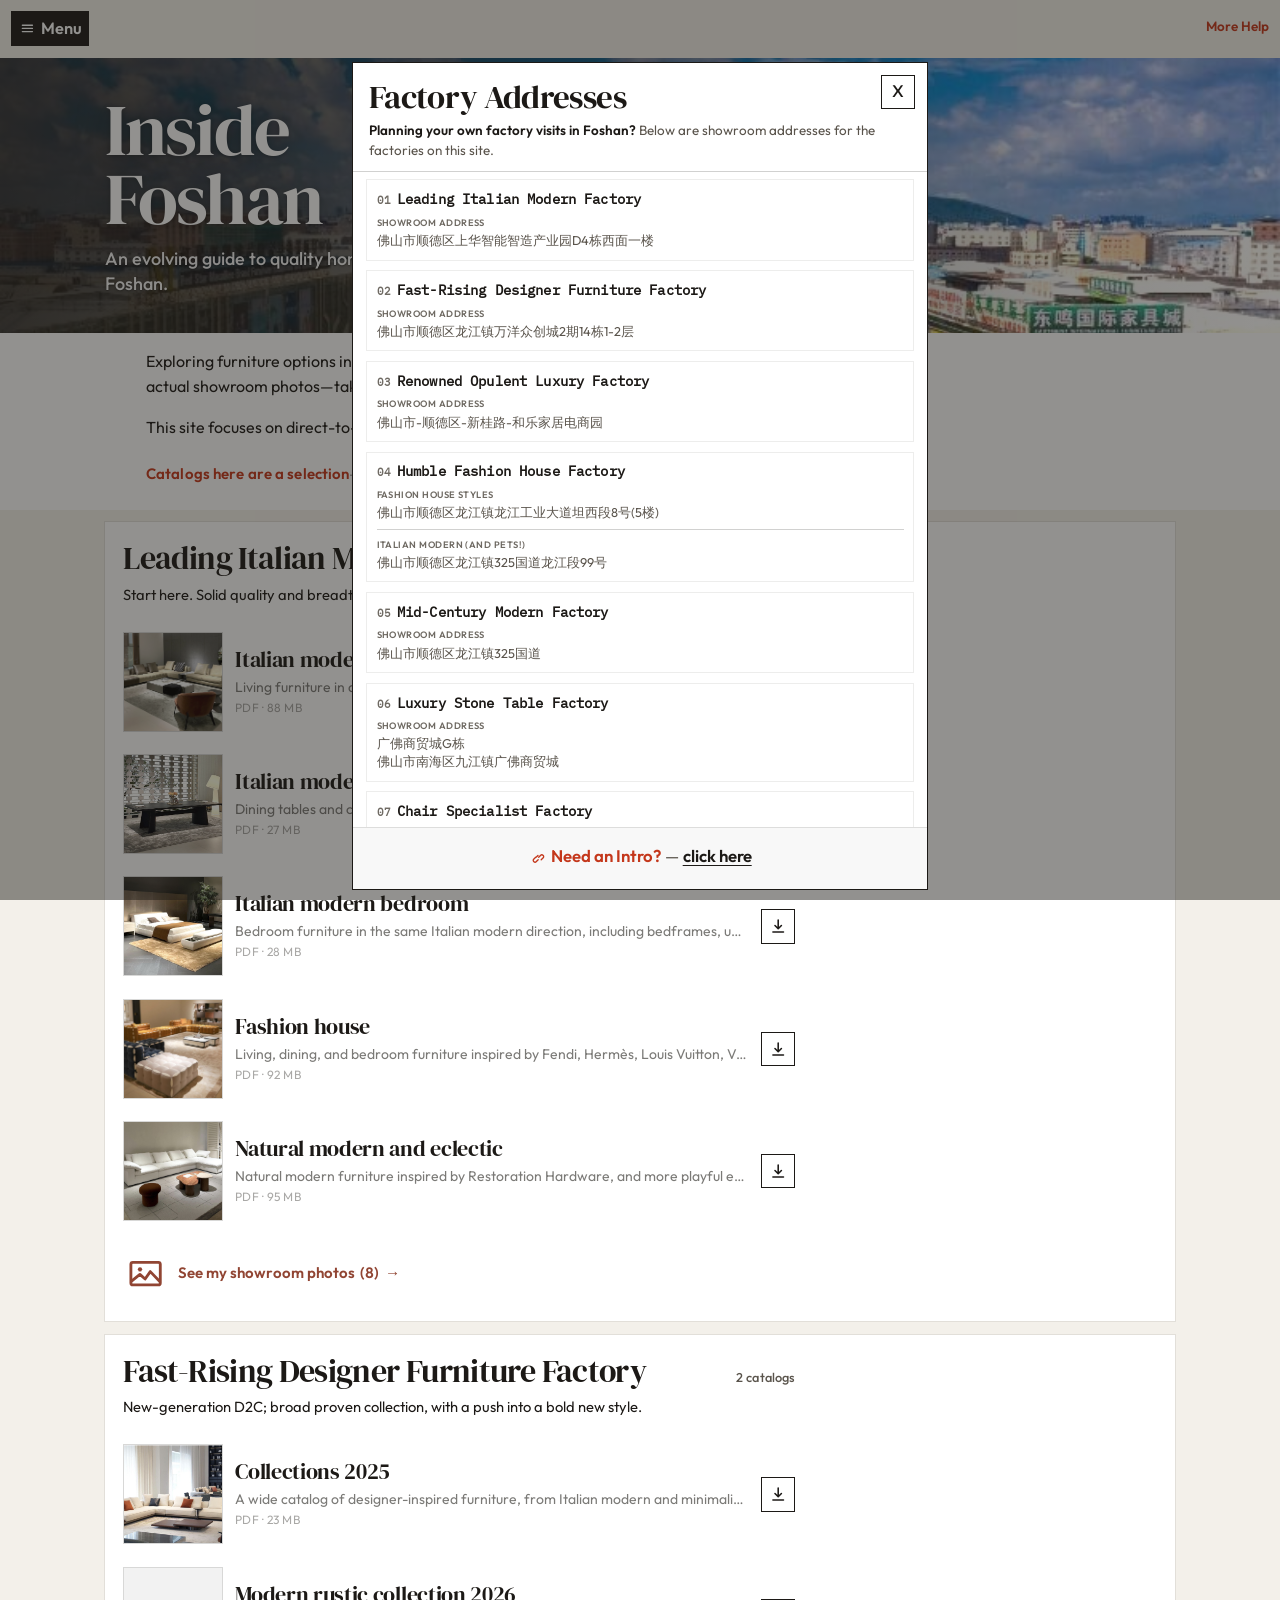
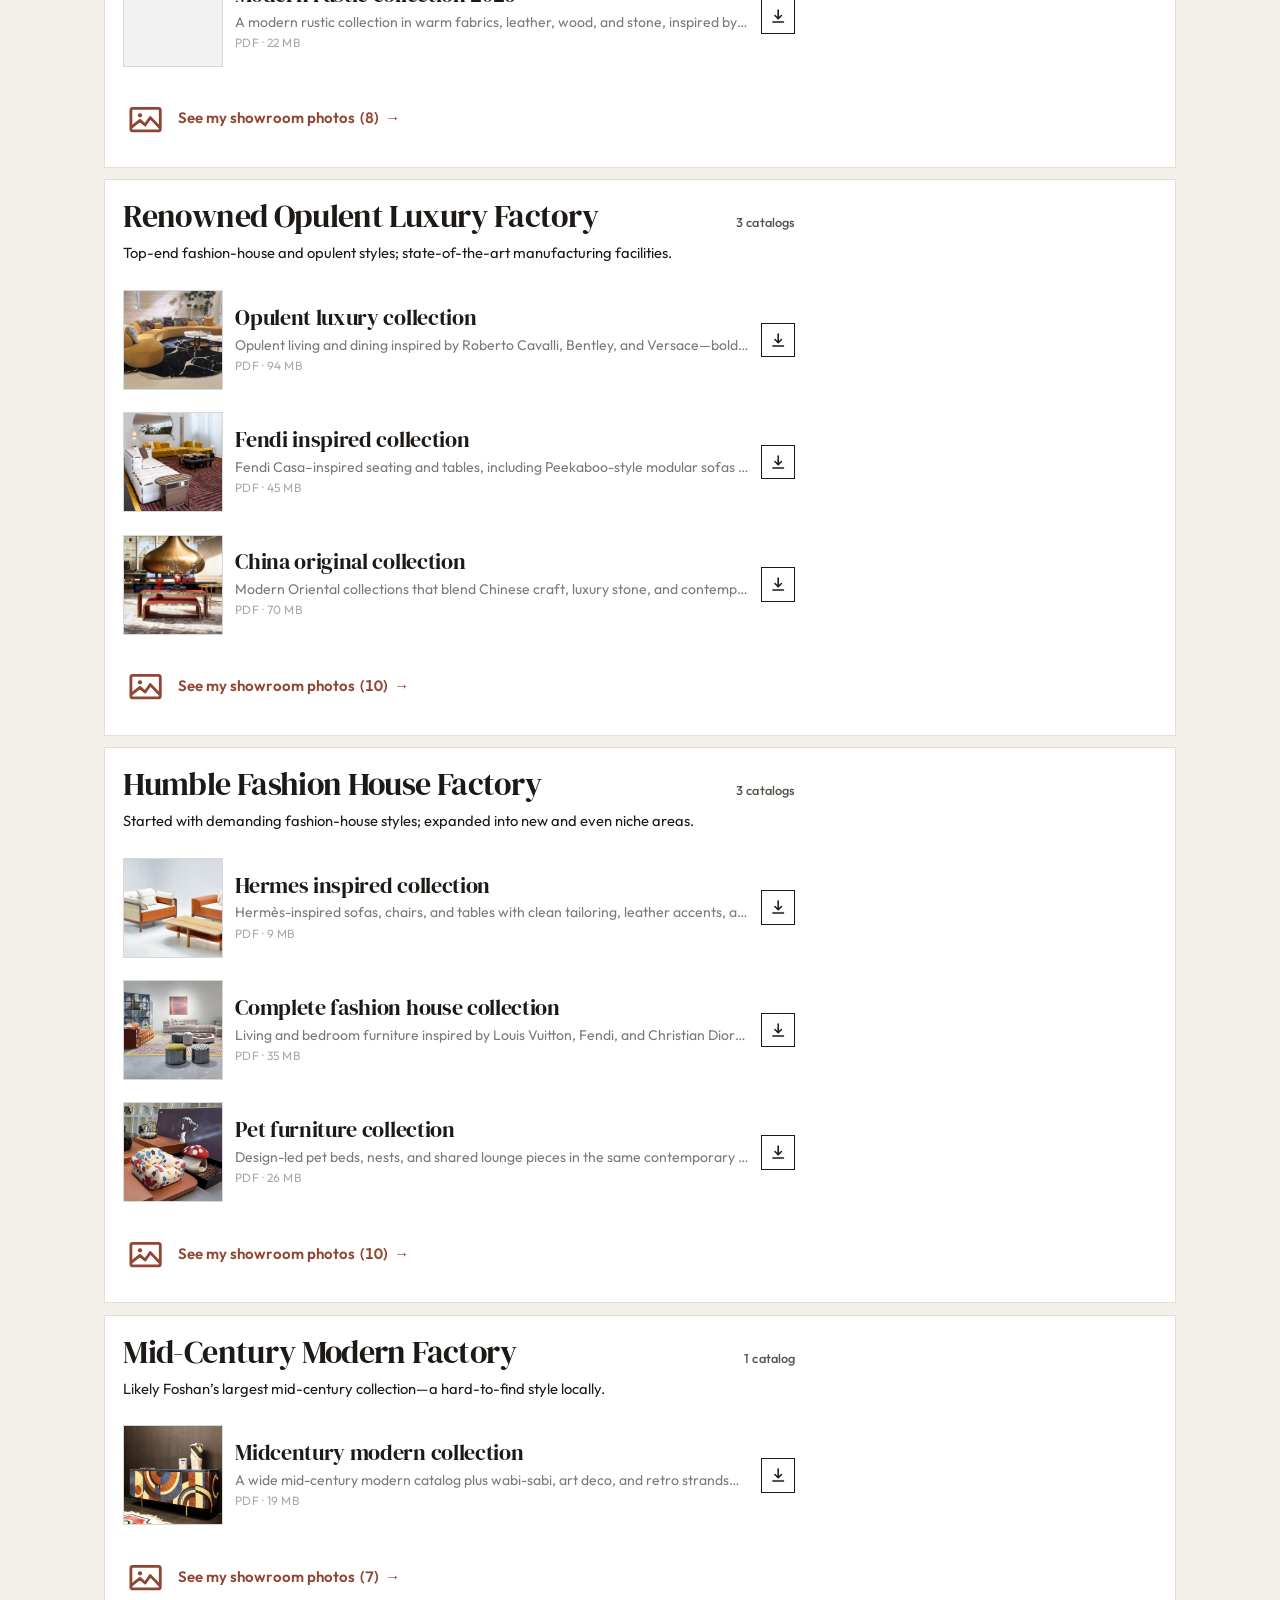
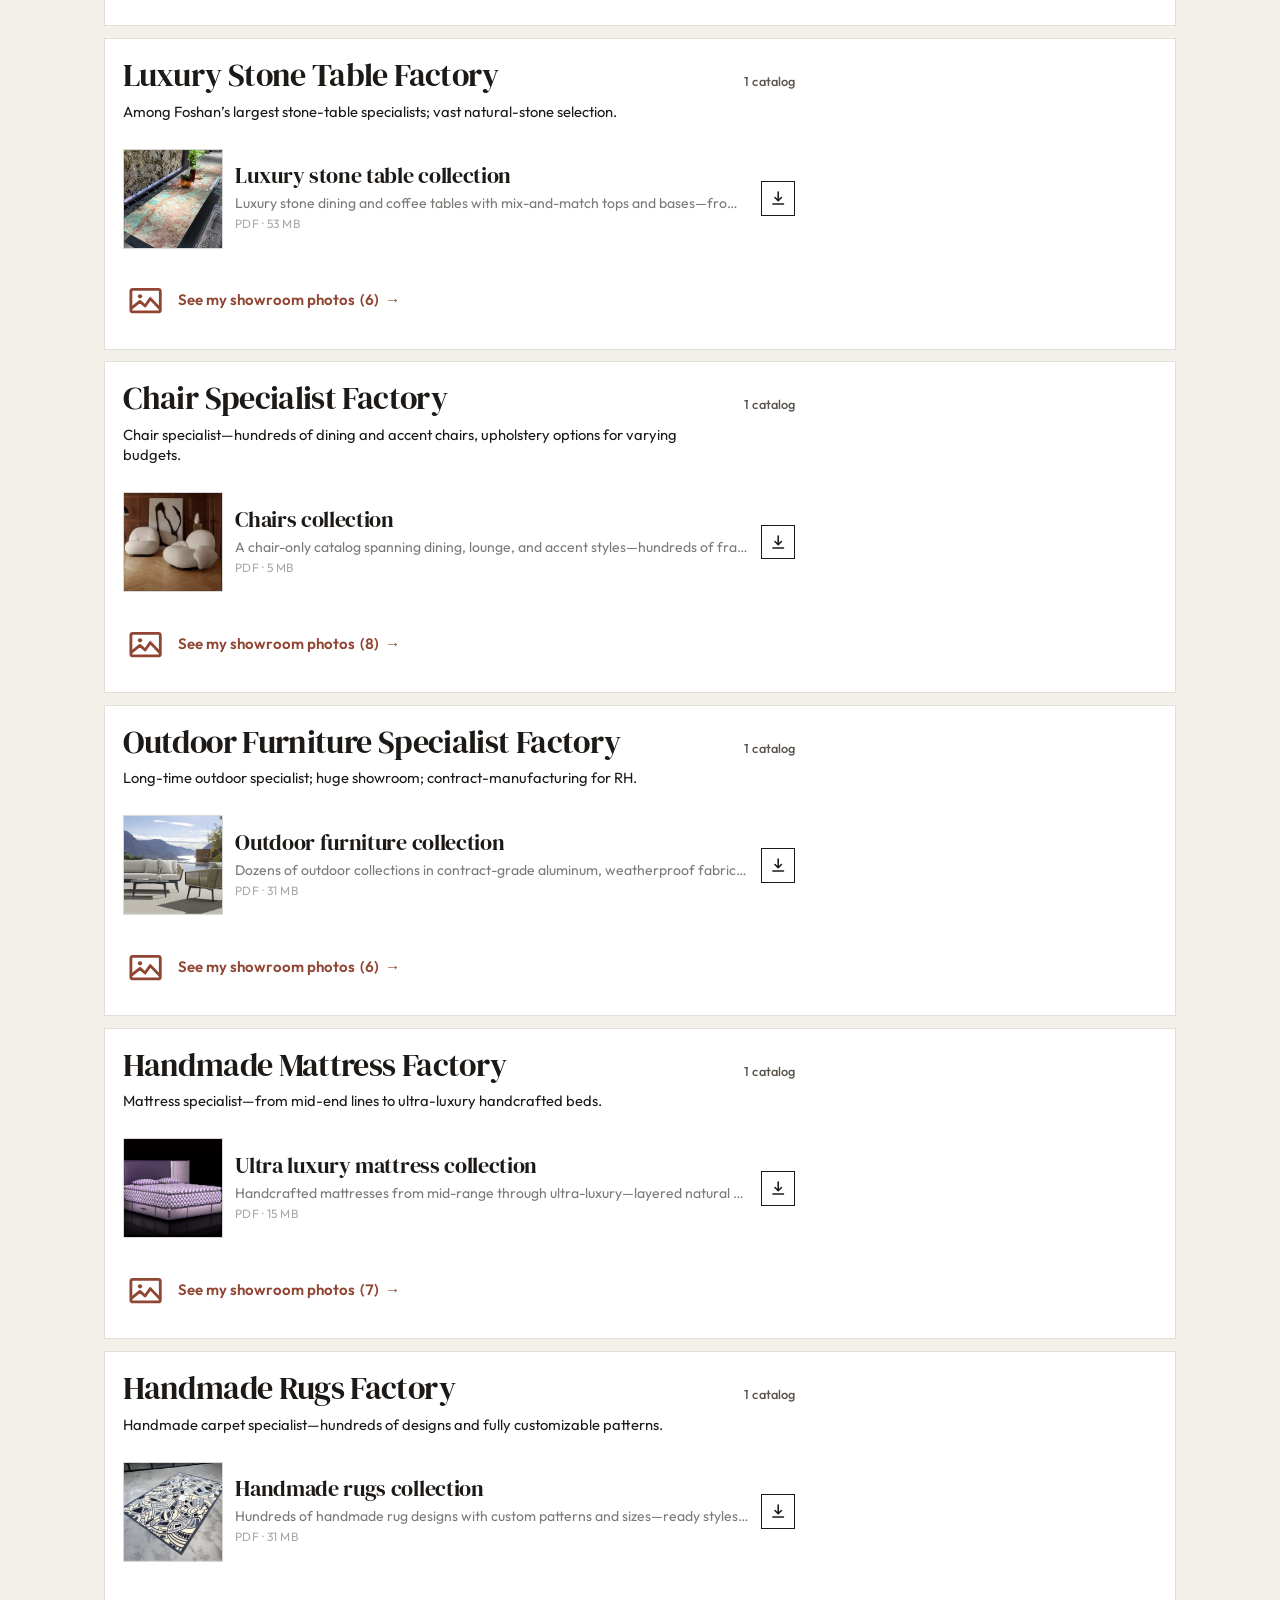
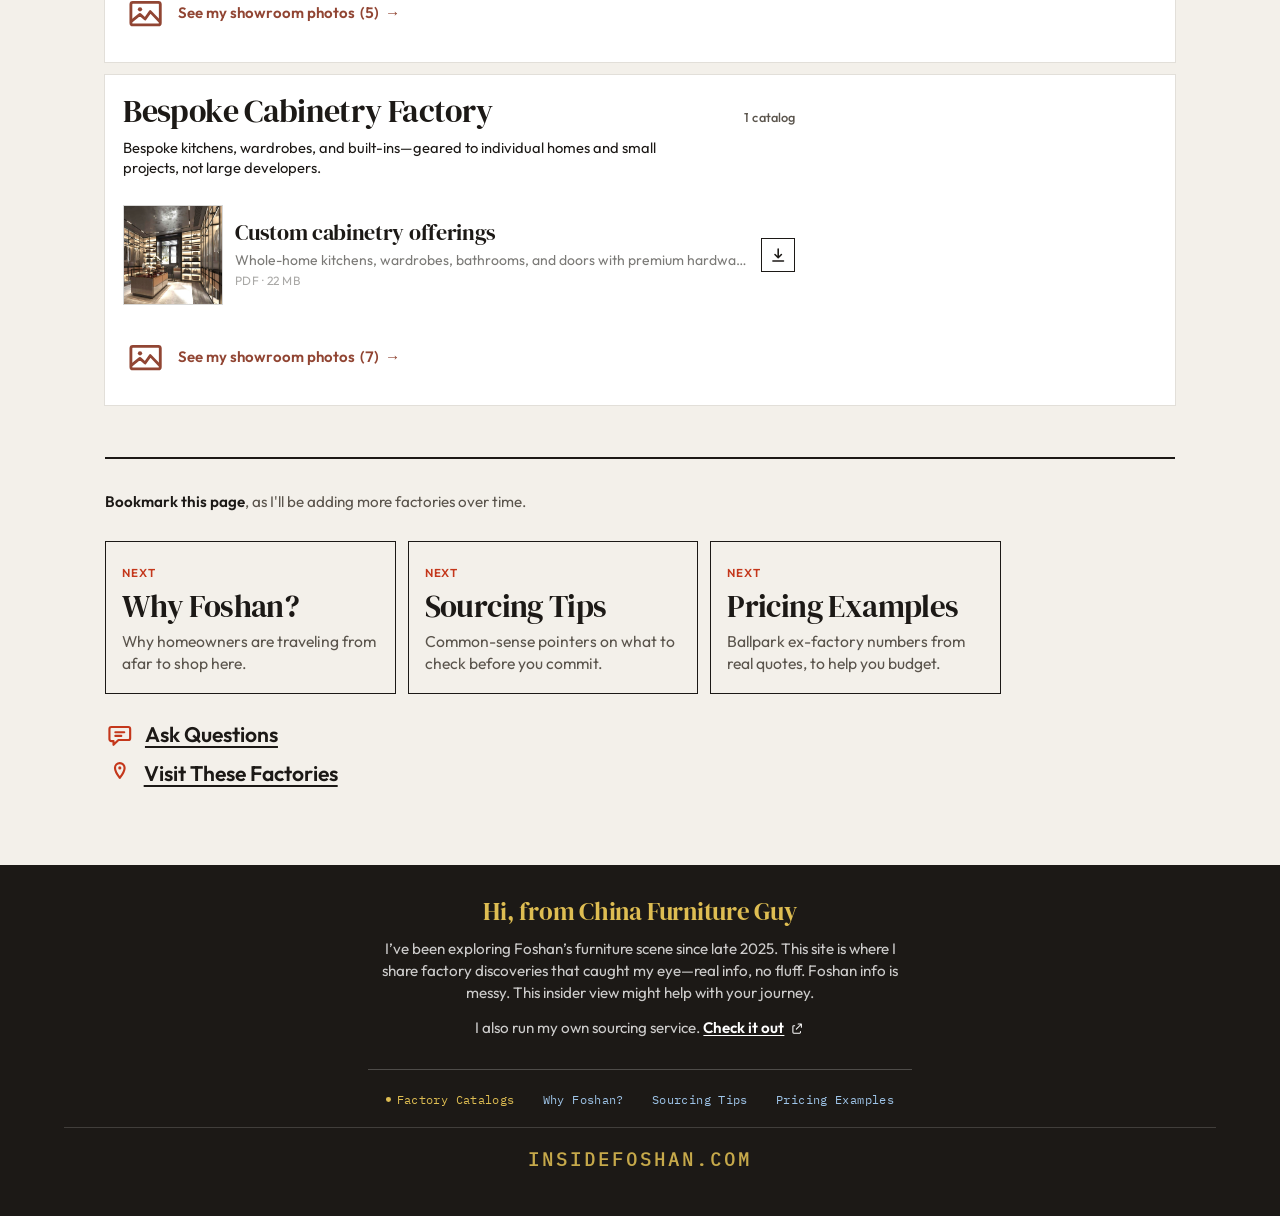
<file: factory-contacts/index.html>
<!doctype html>
<html lang="en">
  <head>
    <meta charset="utf-8" />
    <meta http-equiv="refresh" content="0; url=../?factory-contacts=1" />
    <title>Factory Contacts — InsideFoshan</title>
    <meta name="robots" content="noindex, follow" />
    <link rel="canonical" href="https://insidefoshan.com/?factory-contacts=1" />
    <script>location.replace("../?factory-contacts=1");</script>
  </head>
  <body>
    <p><a href="../?factory-contacts=1">Open factory contacts on Factory Catalogs</a></p>
  </body>
</html>
</file>
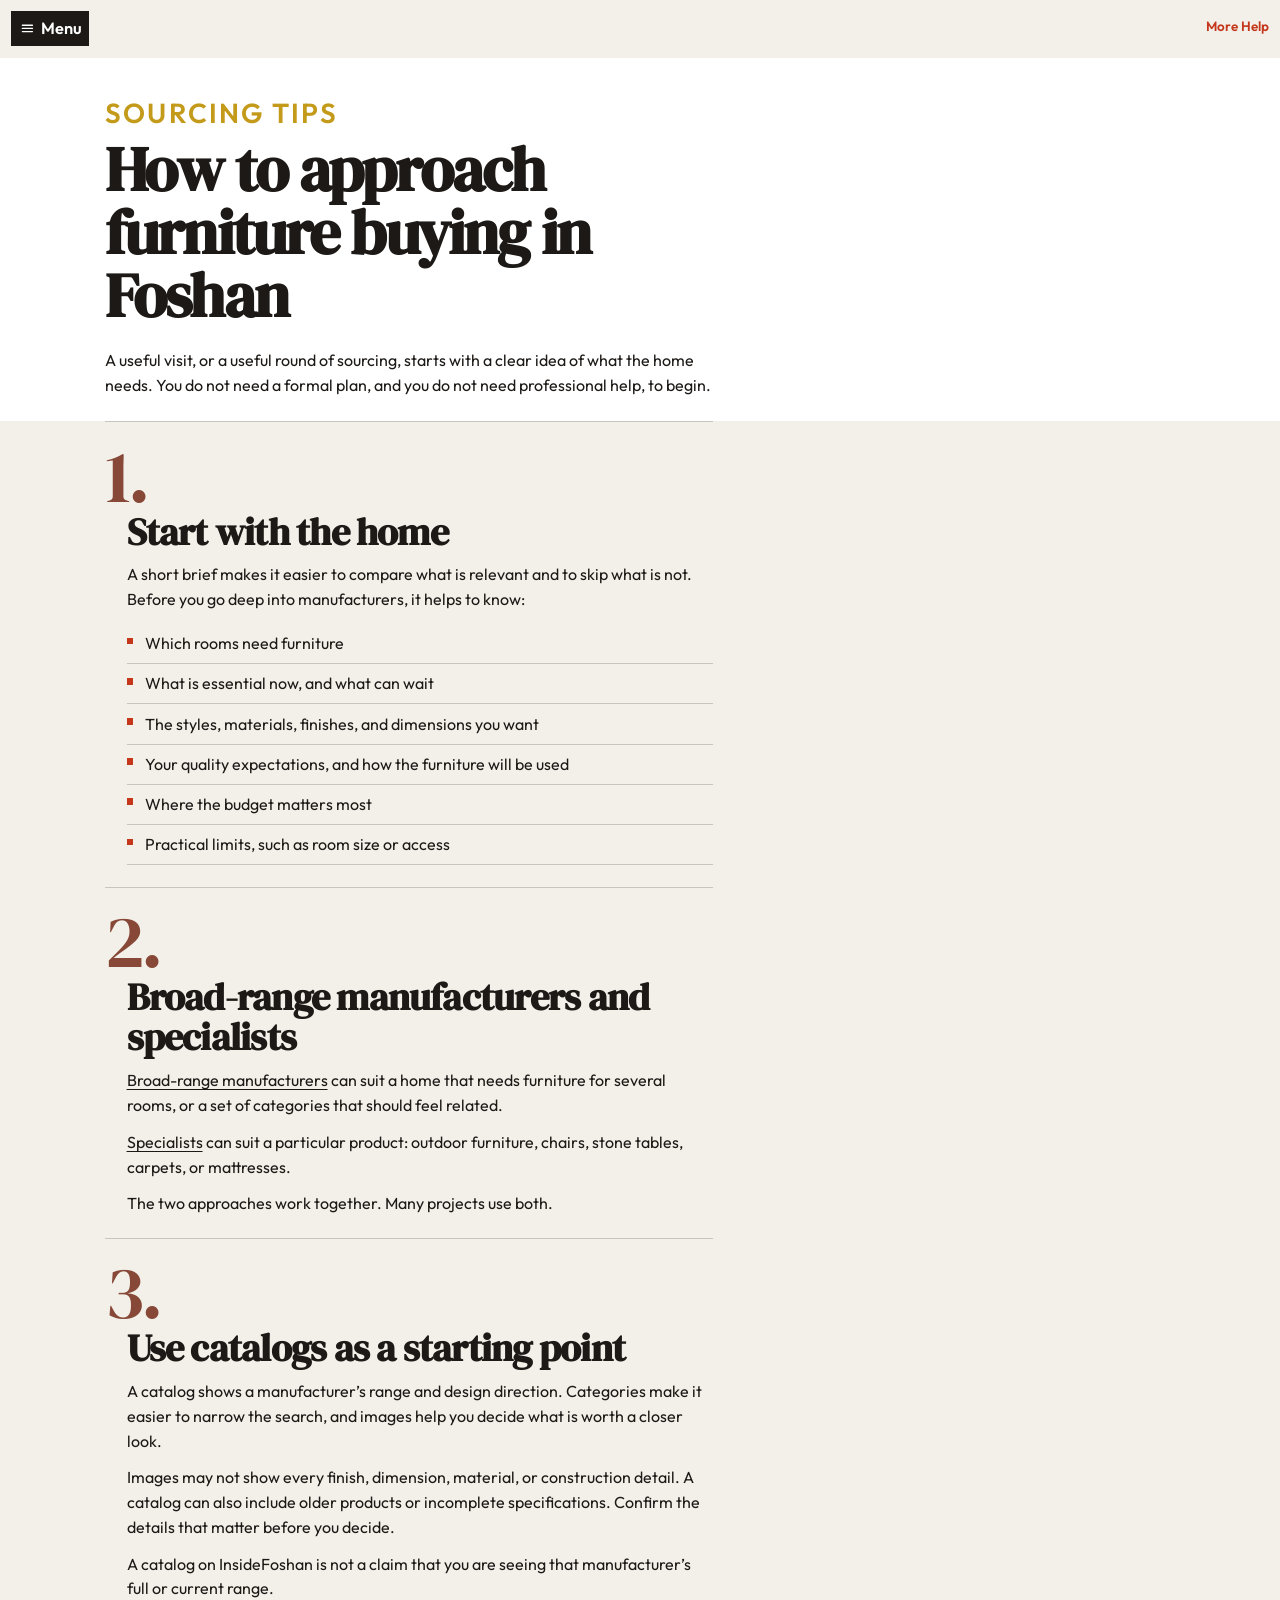
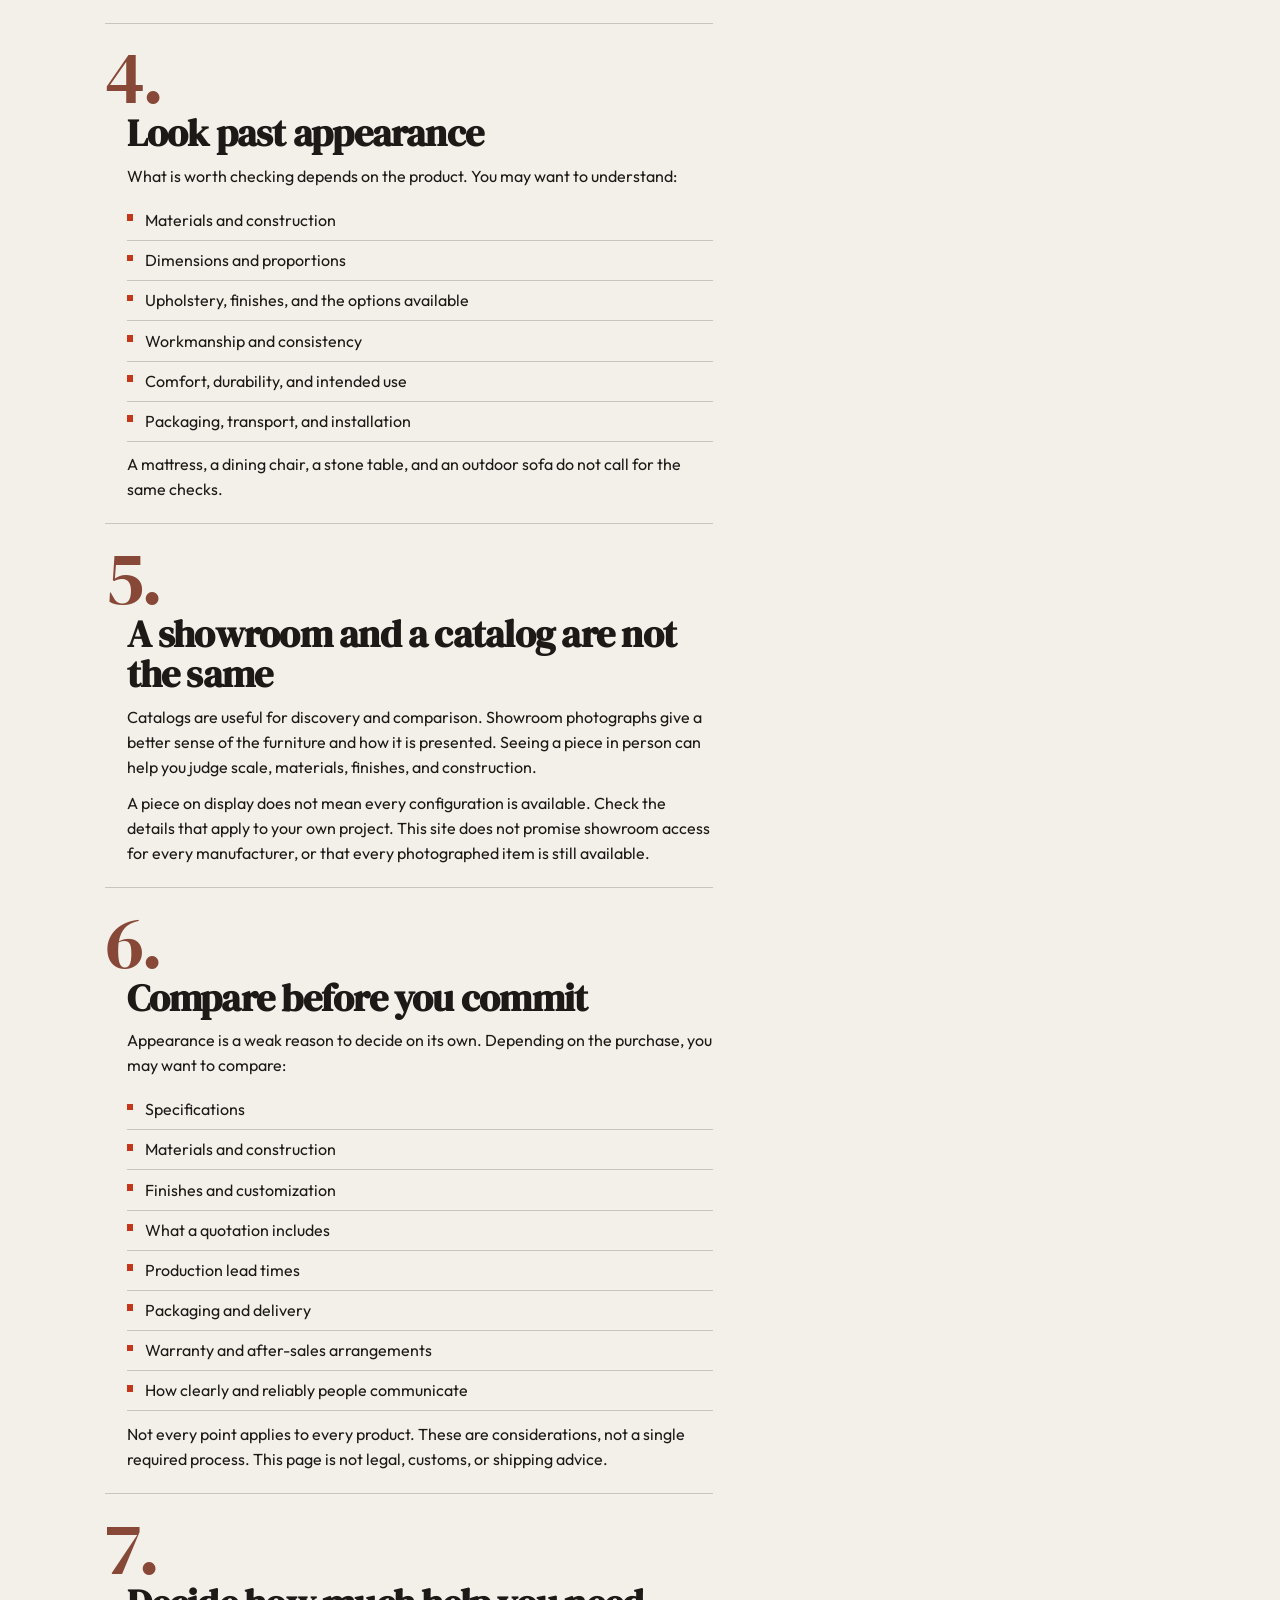
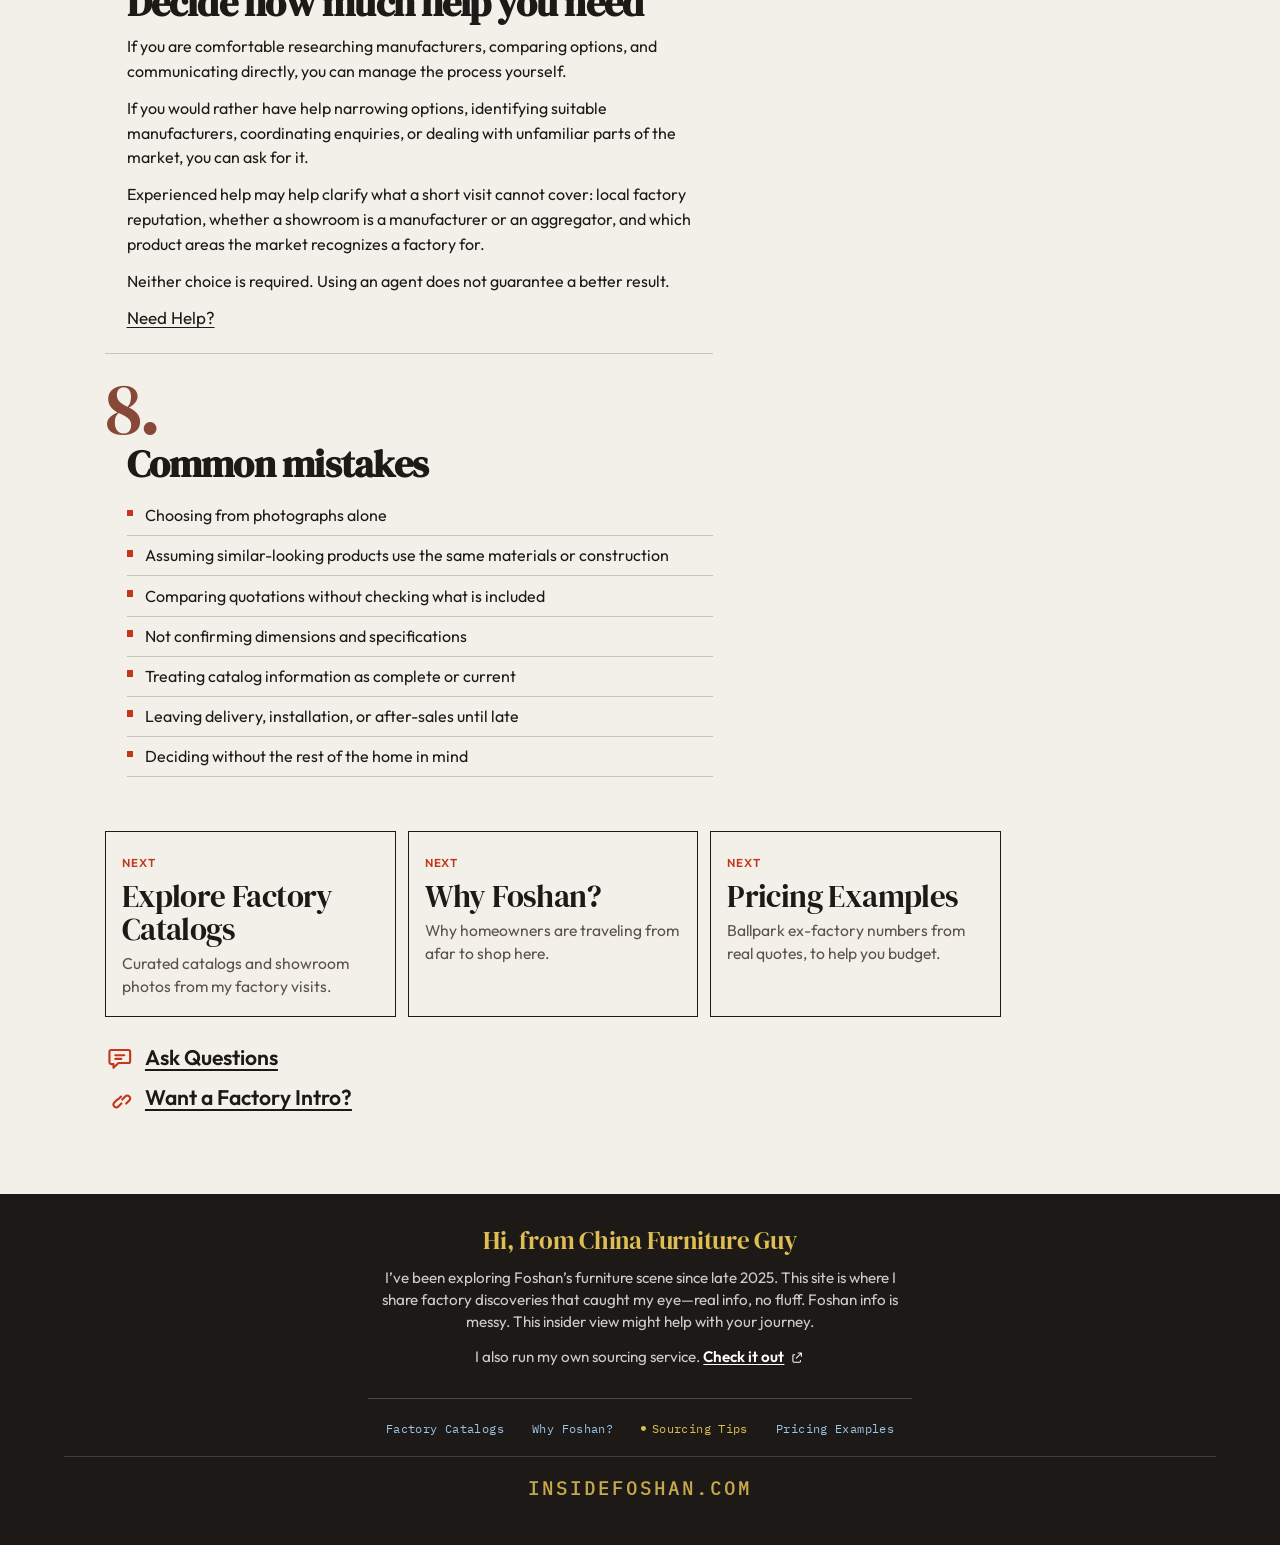
<file: howtosource/index.html>
<!doctype html>
<html lang="en">
  <head>
    <meta charset="utf-8" />
    <meta name="viewport" content="width=device-width, initial-scale=1" />
    <title>How to Buy Furniture in Foshan — Sourcing Tips | InsideFoshan</title>
    <meta name="description" content="How to source furniture in Foshan, China: what to check in factory catalogs and showrooms before you commit—rooms, budget, specs, and common mistakes." />
    <link rel="canonical" href="https://insidefoshan.com/howtosource/" />
    <meta name="theme-color" content="#ffffff" />
    <meta property="og:type" content="article" />
    <meta property="og:site_name" content="InsideFoshan" />
    <meta property="og:locale" content="en_US" />
    <meta property="og:url" content="https://insidefoshan.com/howtosource/" />
    <meta property="og:title" content="How to Buy Furniture in Foshan — Sourcing Tips | InsideFoshan" />
    <meta property="og:description" content="How to source furniture in Foshan, China: what to check in factory catalogs and showrooms before you commit—rooms, budget, specs, and common mistakes." />
    <meta property="og:image" content="https://insidefoshan.com/images/og-share.jpg" />
    <meta property="og:image:alt" content="A furniture-market avenue in Foshan, photographed on a visit." />
    <meta property="og:image:width" content="1200" />
    <meta property="og:image:height" content="630" />
    <meta name="twitter:card" content="summary_large_image" />
    <meta name="twitter:title" content="How to Buy Furniture in Foshan — Sourcing Tips | InsideFoshan" />
    <meta name="twitter:description" content="How to source furniture in Foshan, China: what to check in factory catalogs and showrooms before you commit—rooms, budget, specs, and common mistakes." />
    <meta name="twitter:image" content="https://insidefoshan.com/images/og-share.jpg" />
    <link rel="alternate" type="text/plain" title="LLM summary" href="https://insidefoshan.com/llms.txt" />
    <script defer src="https://cloud.umami.is/script.js" data-website-id="6bcdc683-e1cf-4ed4-874f-7367015be0b6" data-domains="insidefoshan.com,www.insidefoshan.com"></script>
    <script type="application/ld+json">
    {
      "@context": "https://schema.org",
      "@type": "WebPage",
      "name": "How to Buy Furniture in Foshan",
      "description": "How to source furniture in Foshan, China: what to check in factory catalogs and showrooms before you commit.",
      "url": "https://insidefoshan.com/howtosource/",
      "inLanguage": "en",
      "author": {
        "@type": "Person",
        "@id": "https://insidefoshan.com/#author",
        "name": "David Tan",
        "alternateName": "China Furniture Guy",
        "url": "https://insidefoshan.com/",
        "sameAs": ["https://www.beyondshowrooms.com/"]
      },
      "isPartOf": { "@type": "WebSite", "name": "InsideFoshan", "url": "https://insidefoshan.com/" },
      "about": {
        "@type": "Place",
        "name": "Foshan",
        "containedInPlace": { "@type": "Country", "name": "China" }
      }
    }
    </script>
    <link rel="icon" href="../favicon.svg" type="image/svg+xml" />
    <link rel="stylesheet" href="../css/fonts.css" />
    <link rel="stylesheet" href="../css/styles.css?v=site-v3-fix5" />
    <script src="../js/site.js?v=events-1" defer></script>
  </head>
  <body class="howtosource-page">
    <a class="skip" href="#content">Skip to content</a>
    <div class="float-nav">
      <button class="menu-float" type="button" aria-expanded="false" aria-controls="site-nav"><svg class="menu-float-icon" viewBox="0 0 20 20" focusable="false" aria-hidden="true"><path d="M4 6.25h12M4 10h12M4 13.75h12" fill="none" stroke="currentColor" stroke-width="1.6" stroke-linecap="round"/></svg><span class="menu-float-label">Menu</span></button>
      <button class="help-float" type="button" data-open-contact aria-haspopup="dialog" aria-controls="contact-dialog">More Help</button>
      <nav id="site-nav" class="menu-panel" aria-label="Primary" hidden>
        <a href="../">Factory Catalogs</a>
        <a href="../whyfoshan/">Why Foshan?</a>
        <a href="../howtosource/" aria-current="page">Sourcing Tips</a>
        <a href="../pricing/">Pricing Examples</a>
      </nav>
    </div>
    <main id="content" class="page">
      <header class="intro">
        <div class="wrap">
          <p class="kicker">Sourcing Tips</p>
          <h1>How to approach furniture buying in Foshan</h1>
          <p class="lede">A useful visit, or a useful round of sourcing, starts with a clear idea of what the home needs. You do not need a formal plan, and you do not need professional help, to begin.</p>
        </div>
      </header>
      <div class="wrap">
        <section class="prose-block" aria-labelledby="priorities-title">
          <span class="idx">1.</span>
          <div>
            <h2 id="priorities-title">Start with the home</h2>
            <p>A short brief makes it easier to compare what is relevant and to skip what is not. Before you go deep into manufacturers, it helps to know:</p>
            <ul class="checks">
              <li>Which rooms need furniture</li>
              <li>What is essential now, and what can wait</li>
              <li>The styles, materials, finishes, and dimensions you want</li>
              <li>Your quality expectations, and how the furniture will be used</li>
              <li>Where the budget matters most</li>
              <li>Practical limits, such as room size or access</li>
            </ul>
          </div>
        </section>
        <section class="prose-block" aria-labelledby="where-title">
          <span class="idx">2.</span>
          <div>
            <h2 id="where-title">Broad-range manufacturers and specialists</h2>
            <p><a href="../#broad-range">Broad-range manufacturers</a> can suit a home that needs furniture for several rooms, or a set of categories that should feel related.</p>
            <p><a href="../#specialists">Specialists</a> can suit a particular product: outdoor furniture, chairs, stone tables, carpets, or mattresses.</p>
            <p>The two approaches work together. Many projects use both.</p>
          </div>
        </section>
        <section class="prose-block" aria-labelledby="catalogs-title">
          <span class="idx">3.</span>
          <div>
            <h2 id="catalogs-title">Use catalogs as a starting point</h2>
            <p>A catalog shows a manufacturer’s range and design direction. Categories make it easier to narrow the search, and images help you decide what is worth a closer look.</p>
            <p>Images may not show every finish, dimension, material, or construction detail. A catalog can also include older products or incomplete specifications. Confirm the details that matter before you decide.</p>
            <p>A catalog on InsideFoshan is not a claim that you are seeing that manufacturer’s full or current range.</p>
          </div>
        </section>
        <section class="prose-block" aria-labelledby="evaluate-title">
          <span class="idx">4.</span>
          <div>
            <h2 id="evaluate-title">Look past appearance</h2>
            <p>What is worth checking depends on the product. You may want to understand:</p>
            <ul class="checks">
              <li>Materials and construction</li>
              <li>Dimensions and proportions</li>
              <li>Upholstery, finishes, and the options available</li>
              <li>Workmanship and consistency</li>
              <li>Comfort, durability, and intended use</li>
              <li>Packaging, transport, and installation</li>
            </ul>
            <p>A mattress, a dining chair, a stone table, and an outdoor sofa do not call for the same checks.</p>
          </div>
        </section>
        <section class="prose-block" aria-labelledby="showroom-title">
          <span class="idx">5.</span>
          <div>
            <h2 id="showroom-title">A showroom and a catalog are not the same</h2>
            <p>Catalogs are useful for discovery and comparison. Showroom photographs give a better sense of the furniture and how it is presented. Seeing a piece in person can help you judge scale, materials, finishes, and construction.</p>
            <p>A piece on display does not mean every configuration is available. Check the details that apply to your own project. This site does not promise showroom access for every manufacturer, or that every photographed item is still available.</p>
          </div>
        </section>
        <section class="prose-block" aria-labelledby="compare-title">
          <span class="idx">6.</span>
          <div>
            <h2 id="compare-title">Compare before you commit</h2>
            <p>Appearance is a weak reason to decide on its own. Depending on the purchase, you may want to compare:</p>
            <ul class="checks">
              <li>Specifications</li>
              <li>Materials and construction</li>
              <li>Finishes and customization</li>
              <li>What a quotation includes</li>
              <li>Production lead times</li>
              <li>Packaging and delivery</li>
              <li>Warranty and after-sales arrangements</li>
              <li>How clearly and reliably people communicate</li>
            </ul>
            <p>Not every point applies to every product. These are considerations, not a single required process. This page is not legal, customs, or shipping advice.</p>
          </div>
        </section>
        <section class="prose-block" aria-labelledby="help-choice-title">
          <span class="idx">7.</span>
          <div>
            <h2 id="help-choice-title">Decide how much help you need</h2>
            <p>If you are comfortable researching manufacturers, comparing options, and communicating directly, you can manage the process yourself.</p>
            <p>If you would rather have help narrowing options, identifying suitable manufacturers, coordinating enquiries, or dealing with unfamiliar parts of the market, you can ask for it.</p>
            <p>Experienced help may help clarify what a short visit cannot cover: local factory reputation, whether a showroom is a manufacturer or an aggregator, and which product areas the market recognizes a factory for.</p>
            <p>Neither choice is required. Using an agent does not guarantee a better result.</p>
            <button class="text-btn" type="button" data-open-contact aria-haspopup="dialog" aria-controls="contact-dialog">Need Help?</button>
          </div>
        </section>
        <section class="prose-block" aria-labelledby="mistakes-title">
          <span class="idx">8.</span>
          <div>
            <h2 id="mistakes-title">Common mistakes</h2>
            <ul class="checks">
              <li>Choosing from photographs alone</li>
              <li>Assuming similar-looking products use the same materials or construction</li>
              <li>Comparing quotations without checking what is included</li>
              <li>Not confirming dimensions and specifications</li>
              <li>Treating catalog information as complete or current</li>
              <li>Leaving delivery, installation, or after-sales until late</li>
              <li>Deciding without the rest of the home in mind</li>
            </ul>
          </div>
        </section>
        <div class="next-steps">
          <a href="../">
            <span class="kicker">Next</span>
            <span class="next-title">Explore Factory Catalogs</span>
            <span class="next-text">Curated catalogs and showroom photos from my factory visits.</span>
          </a>
          <a href="../whyfoshan/">
            <span class="kicker">Next</span>
            <span class="next-title">Why Foshan?</span>
            <span class="next-text">Why homeowners are traveling from afar to shop here.</span>
          </a>
          <a href="../pricing/">
            <span class="kicker">Next</span>
            <span class="next-title">Pricing Examples</span>
            <span class="next-text">Ballpark ex-factory numbers from real quotes, to help you budget.</span>
          </a>
        </div>
        <div class="page-help-line page-help-line--stack">
          <button class="text-btn text-btn--cta" type="button" data-open-contact aria-haspopup="dialog" aria-controls="contact-dialog"><svg class="text-btn-icon" viewBox="0 0 20 20" focusable="false" aria-hidden="true"><path d="M4.25 4.75h11.5a1.25 1.25 0 0 1 1.25 1.25v6.25a1.25 1.25 0 0 1-1.25 1.25H9.1L5.75 16.75v-2.5H4.25a1.25 1.25 0 0 1-1.25-1.25V6a1.25 1.25 0 0 1 1.25-1.25z" fill="none" stroke="currentColor" stroke-width="1.45" stroke-linejoin="round"/><path d="M7 8.25h6M7 10.75h4" fill="none" stroke="currentColor" stroke-width="1.45" stroke-linecap="round"/></svg><span>Ask Questions</span></button>
          <button class="text-btn text-btn--cta" type="button" data-open-factory-contact aria-haspopup="dialog" aria-controls="factory-contact-dialog"><svg class="text-btn-icon" viewBox="0 0 20 20" focusable="false" aria-hidden="true"><path d="M8.35 11.15 6.15 13.35a1.65 1.65 0 0 0 0 2.35l.35.35a1.65 1.65 0 0 0 2.35 0l2.2-2.2M11.65 11.15l2.2-2.2a1.65 1.65 0 0 1 2.35 0l.35.35a1.65 1.65 0 0 1 0 2.35l-2.2 2.2M9.15 10.85l1.7-1.7" fill="none" stroke="currentColor" stroke-width="1.45" stroke-linecap="round" stroke-linejoin="round"/></svg><span>Want a Factory Intro?</span></button>
        </div>
      </div>
    </main>
    <footer class="site-footer">
      <div class="wrap">
        <section class="footer-note" aria-labelledby="footer-note-title">
          <h2 id="footer-note-title">Hi, from China Furniture Guy</h2>
          <p>I’ve been exploring Foshan’s furniture scene since late 2025. This site is where I share factory discoveries that caught my eye—real info, no fluff. Foshan info is messy. This insider view might help with your journey.</p>
          <p>I also run my own sourcing service. <a href="https://www.beyondshowrooms.com/" target="_blank" rel="noopener noreferrer">Check it out<svg class="link-out-icon" viewBox="0 0 20 20" focusable="false" aria-hidden="true"><path d="M11.25 4.25h4.5v4.5M8.75 11.25 15.5 4.5M6.5 6.5H5.25A1.25 1.25 0 0 0 4 7.75v8A1.25 1.25 0 0 0 5.25 17h8a1.25 1.25 0 0 0 1.25-1.25v-1.25" fill="none" stroke="currentColor" stroke-width="1.45" stroke-linecap="round" stroke-linejoin="round"/></svg><span class="visually-hidden"> (Beyond Showrooms, opens in a new tab)</span></a></p>
        </section>
        <div class="footer-stack">
          <nav class="footer-nav" aria-label="Footer">
            <a href="../">Factory Catalogs</a>
            <a href="../whyfoshan/">Why Foshan?</a>
            <a href="../howtosource/" aria-current="page">Sourcing Tips</a>
            <a href="../pricing/">Pricing Examples</a>
          </nav>
          <p class="footer-masthead">InsideFoshan.com</p>
        </div>
      </div>
    </footer>
    <div id="contact-modal" class="modal modal--dock" hidden>
      <button class="modal-backdrop" type="button" data-close-contact tabindex="-1" aria-label="Close dialog"></button>
      <div id="contact-dialog" class="modal-panel" role="dialog" aria-modal="true" aria-labelledby="contact-title" aria-describedby="contact-desc" tabindex="-1">
        <button class="modal-close icon-close" type="button" data-close-contact aria-label="Close"><span aria-hidden="true">X</span></button>
        <h2 id="contact-title">Need more help?</h2>
        <p id="contact-desc">Feel free to reach out—I'm happy to answer questions, point you in the right direction, or assist if you need formal help. I also love hearing about what people are searching for in Foshan.</p>
        <a class="contact-link" href="https://wa.me/8618500507027?text=Hi%20%E2%80%94%20I%27m%20messaging%20from%20Inside%20Foshan.%20" target="_blank" rel="noopener noreferrer">
          <span class="contact-link-label"><svg class="contact-link-icon" viewBox="0 0 20 20" focusable="false" aria-hidden="true"><path d="M4.85 3.25h2.25c.48 0 .9.32 1.02.78l.58 2.12a1.02 1.02 0 0 1-.28 1l-1.22 1.18a.34.34 0 0 0-.07.4 9.1 9.1 0 0 0 4.79 4.79.34.34 0 0 0 .4-.07l1.18-1.22a1.02 1.02 0 0 1 1-.28l2.12.58c.46.12.78.54.78 1.02v2.25a1.05 1.05 0 0 1-1.05 1.05C8.55 16.75 3.25 11.45 3.25 5.3a1.05 1.05 0 0 1 1.05-1.05z" fill="none" stroke="currentColor" stroke-width="1.45" stroke-linejoin="round" /></svg>WhatsApp<span class="visually-hidden"> (opens in a new tab)</span></span>
          <span class="contact-link-number">+86 185 0050 7027</span>
        </a>
        <p class="contact-wa-note">Please mention <strong>InsideFoshan</strong> when you message.</p>
        <div class="email-line">
          <details class="email-disclosure">
            <summary>Prefer email? Click here.</summary>
            <p class="email-reveal"><a href="mailto:david.tan@wildchina.com?subject=InsideFoshan%20enquiry">david.tan@wildchina.com</a></p>
          </details>
        </div>
      </div>
    </div>
    <div id="factory-contact-modal" class="modal modal--dock" hidden>
      <button class="modal-backdrop" type="button" data-close-factory-contact tabindex="-1" aria-label="Close dialog"></button>
      <div id="factory-contact-dialog" class="modal-panel" role="dialog" aria-modal="true" aria-labelledby="factory-contact-title" aria-describedby="factory-contact-desc" tabindex="-1">
        <button class="modal-close icon-close" type="button" data-close-factory-contact aria-label="Close"><span aria-hidden="true">X</span></button>
        <h2 id="factory-contact-title">Want an Introduction?</h2>
        <p id="factory-contact-desc">I’m happy to connect you with the furniture factories on this site. <strong>Serious inquiries only, please.</strong> These factories are busy and selective about new inquiries, and they operate at different price points. To match you with the right factory, tell me a little about your project before I make an introduction.</p>
        <a class="contact-link" href="https://wa.me/8618500507027?text=Hi%20%E2%80%94%20Inside%20Foshan%20factory%20introduction.%20" target="_blank" rel="noopener noreferrer">
          <span class="contact-link-label"><svg class="contact-link-icon" viewBox="0 0 20 20" focusable="false" aria-hidden="true"><path d="M4.85 3.25h2.25c.48 0 .9.32 1.02.78l.58 2.12a1.02 1.02 0 0 1-.28 1l-1.22 1.18a.34.34 0 0 0-.07.4 9.1 9.1 0 0 0 4.79 4.79.34.34 0 0 0 .4-.07l1.18-1.22a1.02 1.02 0 0 1 1-.28l2.12.58c.46.12.78.54.78 1.02v2.25a1.05 1.05 0 0 1-1.05 1.05C8.55 16.75 3.25 11.45 3.25 5.3a1.05 1.05 0 0 1 1.05-1.05z" fill="none" stroke="currentColor" stroke-width="1.45" stroke-linejoin="round" /></svg>WhatsApp<span class="visually-hidden"> (opens in a new tab)</span></span>
          <span class="contact-link-number">+86 185 0050 7027</span>
        </a>
        <p class="contact-wa-note">Please mention <strong>InsideFoshan</strong> when you message.</p>
        <div class="email-line">
          <details class="email-disclosure">
            <summary>Prefer email? Click here.</summary>
            <p class="email-reveal"><a href="mailto:david.tan@wildchina.com?subject=InsideFoshan%20factory%20introduction">david.tan@wildchina.com</a></p>
          </details>
        </div>
      </div>
    </div>
    
  </body>
</html>
</file>
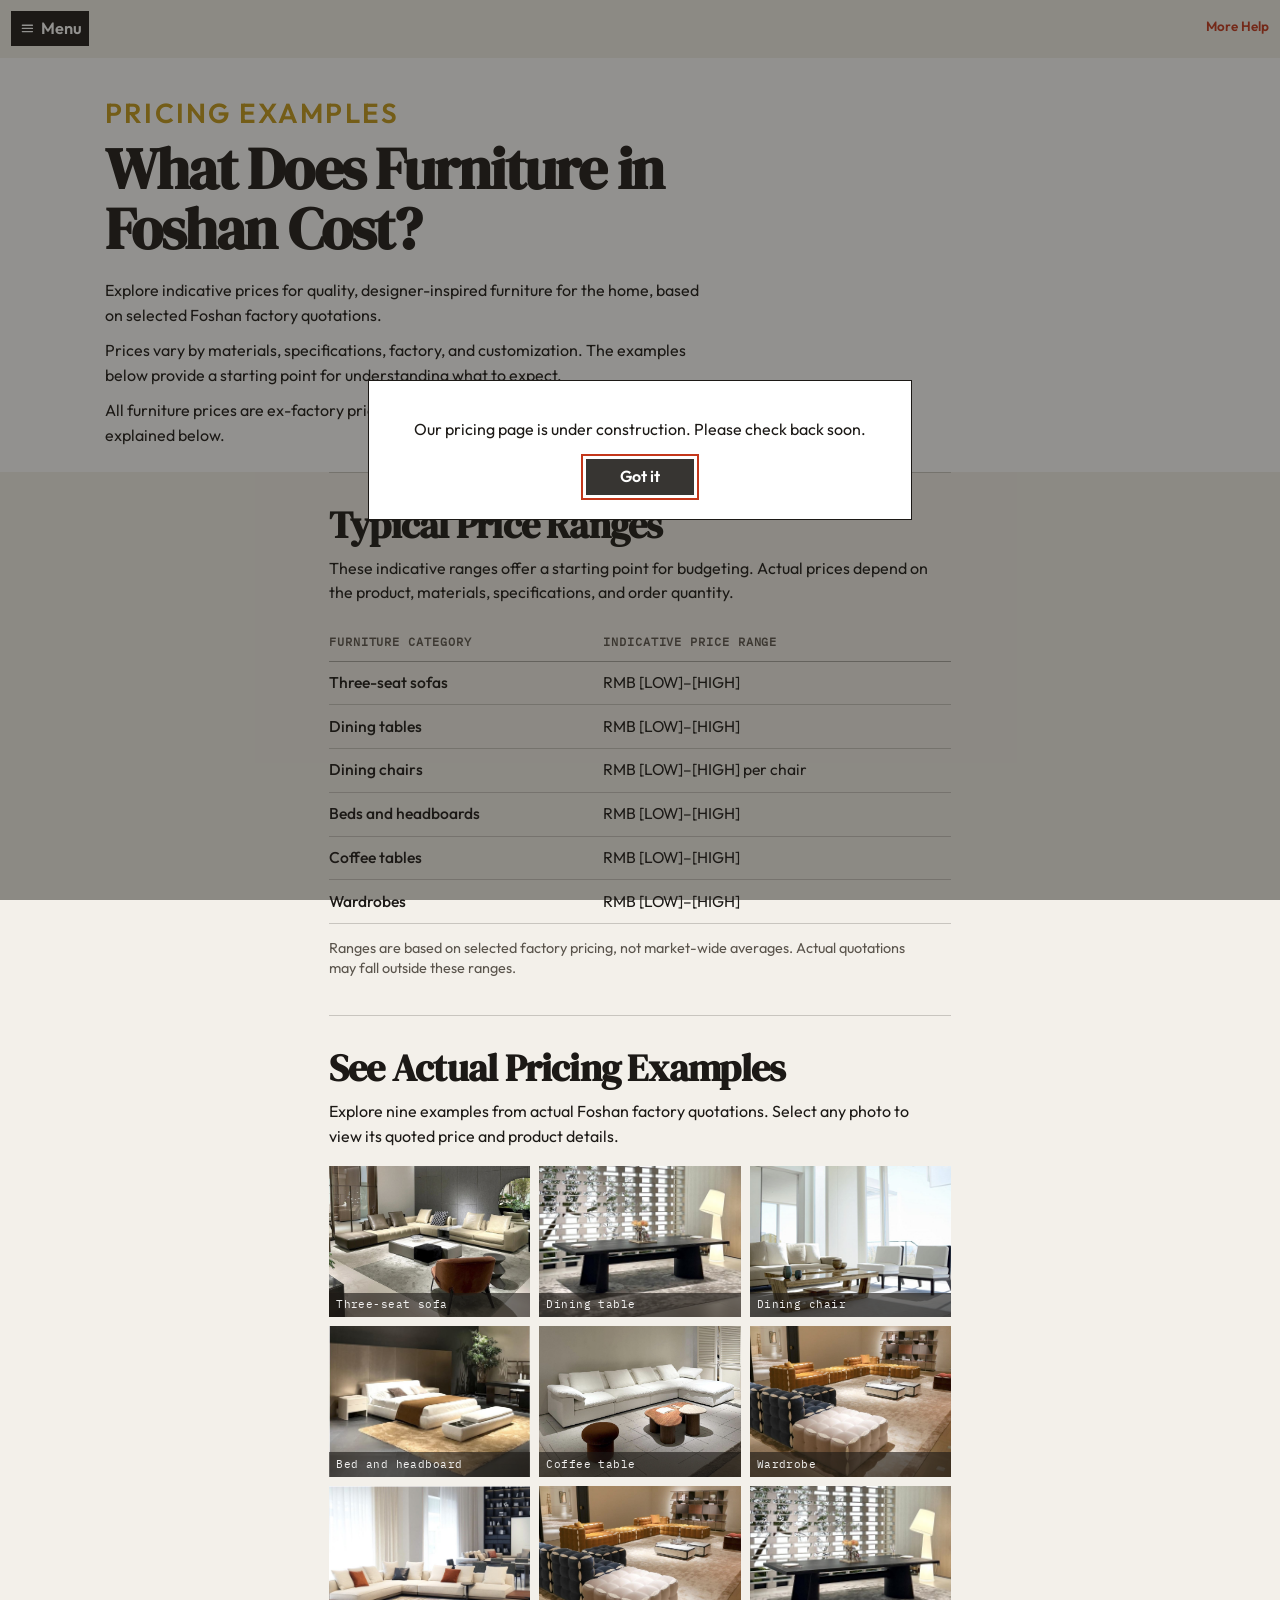
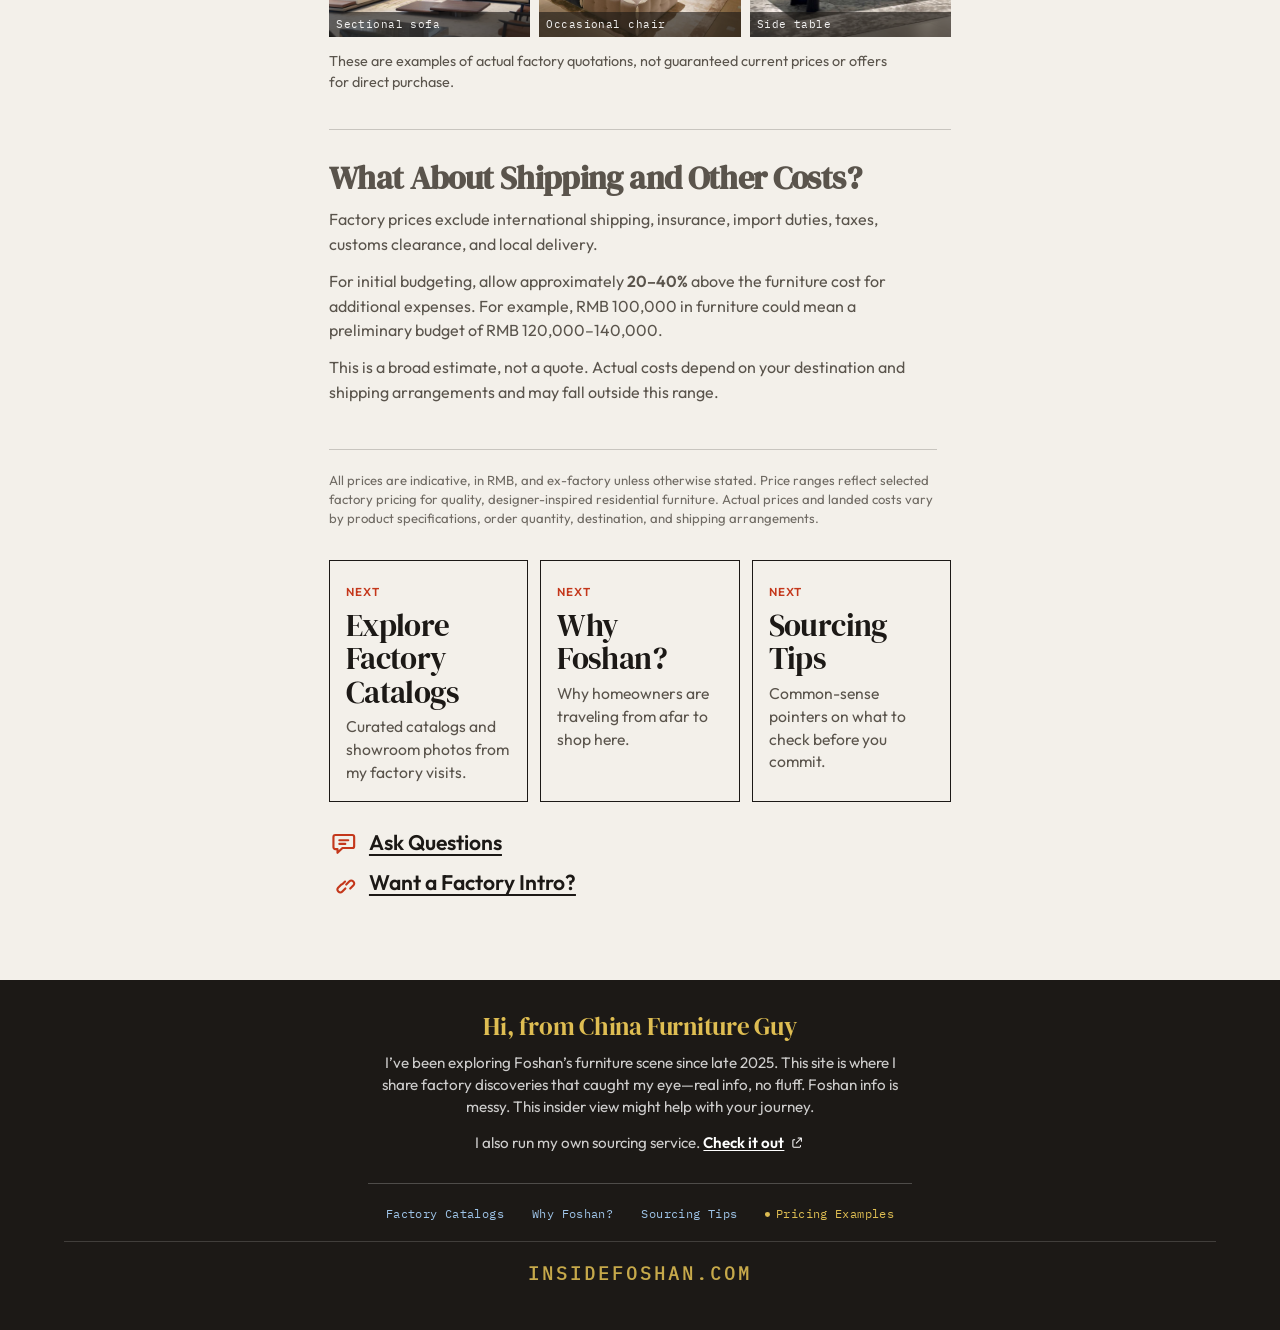
<file: pricing/index.html>
<!doctype html>
<html lang="en">
  <head>
    <meta charset="utf-8" />
    <meta name="viewport" content="width=device-width, initial-scale=1" />
    <title>Foshan Furniture Prices — Ex-Factory Ranges &amp; Quotes | InsideFoshan</title>
    <meta name="description" content="What furniture in Foshan costs: indicative ex-factory price ranges and real factory quotations for designer-inspired home furniture, plus landed-cost estimates." />
    <link rel="canonical" href="https://insidefoshan.com/pricing/" />
    <meta name="theme-color" content="#ffffff" />
    <meta property="og:type" content="website" />
    <meta property="og:site_name" content="InsideFoshan" />
    <meta property="og:locale" content="en_US" />
    <meta property="og:url" content="https://insidefoshan.com/pricing/" />
    <meta property="og:title" content="Foshan Furniture Prices — Ex-Factory Ranges &amp; Quotes | InsideFoshan" />
    <meta property="og:description" content="What furniture in Foshan costs: indicative ex-factory price ranges and real factory quotations for designer-inspired home furniture, plus landed-cost estimates." />
    <meta property="og:image" content="https://insidefoshan.com/images/og-share.jpg" />
    <meta property="og:image:alt" content="A furniture-market avenue in Foshan, photographed on a visit." />
    <meta property="og:image:width" content="1200" />
    <meta property="og:image:height" content="630" />
    <meta name="twitter:card" content="summary_large_image" />
    <meta name="twitter:title" content="Foshan Furniture Prices — Ex-Factory Ranges &amp; Quotes | InsideFoshan" />
    <meta name="twitter:description" content="What furniture in Foshan costs: indicative ex-factory price ranges and real factory quotations for designer-inspired home furniture, plus landed-cost estimates." />
    <meta name="twitter:image" content="https://insidefoshan.com/images/og-share.jpg" />
    <link rel="alternate" type="text/plain" title="LLM summary" href="https://insidefoshan.com/llms.txt" />
    <script defer src="https://cloud.umami.is/script.js" data-website-id="6bcdc683-e1cf-4ed4-874f-7367015be0b6" data-domains="insidefoshan.com,www.insidefoshan.com"></script>
    <script type="application/ld+json">
    {
      "@context": "https://schema.org",
      "@type": "WebPage",
      "name": "Foshan Furniture Prices",
      "description": "Indicative ex-factory price ranges and real factory quotations for designer-inspired home furniture in Foshan, China.",
      "url": "https://insidefoshan.com/pricing/",
      "inLanguage": "en",
      "author": {
        "@type": "Person",
        "@id": "https://insidefoshan.com/#author",
        "name": "David Tan",
        "alternateName": "China Furniture Guy",
        "url": "https://insidefoshan.com/",
        "sameAs": ["https://www.beyondshowrooms.com/"]
      },
      "isPartOf": { "@type": "WebSite", "name": "InsideFoshan", "url": "https://insidefoshan.com/" },
      "about": {
        "@type": "Place",
        "name": "Foshan",
        "containedInPlace": { "@type": "Country", "name": "China" }
      }
    }
    </script>
    <link rel="icon" href="../favicon.svg" type="image/svg+xml" />
    <link rel="stylesheet" href="../css/fonts.css" />
    <link rel="stylesheet" href="../css/styles.css?v=site-v3-fix5" />
    <script src="../js/site.js?v=events-1" defer></script>
    <script src="../js/pricing-examples.js" defer></script>
  </head>
  <body class="pricing-page">
    <a class="skip" href="#content">Skip to content</a>
    <div class="float-nav">
      <button class="menu-float" type="button" aria-expanded="false" aria-controls="site-nav"><svg class="menu-float-icon" viewBox="0 0 20 20" focusable="false" aria-hidden="true"><path d="M4 6.25h12M4 10h12M4 13.75h12" fill="none" stroke="currentColor" stroke-width="1.6" stroke-linecap="round"/></svg><span class="menu-float-label">Menu</span></button>
      <button class="help-float" type="button" data-open-contact aria-haspopup="dialog" aria-controls="contact-dialog">More Help</button>
      <nav id="site-nav" class="menu-panel" aria-label="Primary" hidden>
        <a href="../">Factory Catalogs</a>
        <a href="../whyfoshan/">Why Foshan?</a>
        <a href="../howtosource/">Sourcing Tips</a>
        <a href="../pricing/" aria-current="page">Pricing Examples</a>
      </nav>
    </div>
    <main id="content" class="page">
      <header class="intro">
        <div class="wrap">
          <p class="kicker">Pricing Examples</p>
          <h1>What Does Furniture in Foshan Cost?</h1>
          <div class="pricing-intro">
            <p class="lede">Explore indicative prices for quality, designer-inspired furniture for the home, based on selected Foshan factory quotations.</p>
            <p>Prices vary by materials, specifications, factory, and customization. The examples below provide a starting point for understanding what to expect.</p>
            <p>All furniture prices are ex-factory prices in China. Estimated landed costs are explained below.</p>
          </div>
        </div>
      </header>
      <div class="wrap pricing-body">
        <section class="pricing-section" aria-labelledby="ranges-title">
          <h2 id="ranges-title">Typical Price Ranges</h2>
          <p class="pricing-section-lead">These indicative ranges offer a starting point for budgeting. Actual prices depend on the product, materials, specifications, and order quantity.</p>
          <div class="pricing-table-wrap">
            <table class="pricing-table">
              <thead>
                <tr>
                  <th scope="col">Furniture category</th>
                  <th scope="col">Indicative price range</th>
                </tr>
              </thead>
              <tbody>
                <tr>
                  <th scope="row">Three-seat sofas</th>
                  <td>RMB [LOW]–[HIGH]</td>
                </tr>
                <tr>
                  <th scope="row">Dining tables</th>
                  <td>RMB [LOW]–[HIGH]</td>
                </tr>
                <tr>
                  <th scope="row">Dining chairs</th>
                  <td>RMB [LOW]–[HIGH] per chair</td>
                </tr>
                <tr>
                  <th scope="row">Beds and headboards</th>
                  <td>RMB [LOW]–[HIGH]</td>
                </tr>
                <tr>
                  <th scope="row">Coffee tables</th>
                  <td>RMB [LOW]–[HIGH]</td>
                </tr>
                <tr>
                  <th scope="row">Wardrobes</th>
                  <td>RMB [LOW]–[HIGH]</td>
                </tr>
              </tbody>
            </table>
          </div>
          <p class="pricing-note">Ranges are based on selected factory pricing, not market-wide averages. Actual quotations may fall outside these ranges.</p>
        </section>

        <section class="pricing-section pricing-section--secondary" aria-labelledby="examples-title">
          <h2 id="examples-title">See Actual Pricing Examples</h2>
          <p class="pricing-section-lead">Explore nine examples from actual Foshan factory quotations. Select any photo to view its quoted price and product details.</p>
          <div id="pricing-quote-grid" class="pricing-quote-grid"></div>
          <p class="pricing-note">These are examples of actual factory quotations, not guaranteed current prices or offers for direct purchase.</p>
        </section>

        <section class="pricing-section pricing-section--landed" aria-labelledby="landed-title">
          <h2 id="landed-title">What About Shipping and Other Costs?</h2>
          <div class="pricing-prose pricing-prose--compact">
            <p>Factory prices exclude international shipping, insurance, import duties, taxes, customs clearance, and local delivery.</p>
            <p>For initial budgeting, allow approximately <strong>20–40%</strong> above the furniture cost for additional expenses. For example, RMB 100,000 in furniture could mean a preliminary budget of RMB 120,000–140,000.</p>
            <p>This is a broad estimate, not a quote. Actual costs depend on your destination and shipping arrangements and may fall outside this range.</p>
          </div>
        </section>

        <p class="pricing-disclosure">All prices are indicative, in RMB, and ex-factory unless otherwise stated. Price ranges reflect selected factory pricing for quality, designer-inspired residential furniture. Actual prices and landed costs vary by product specifications, order quantity, destination, and shipping arrangements.</p>
        <div class="next-steps">
          <a href="../">
            <span class="kicker">Next</span>
            <span class="next-title">Explore Factory Catalogs</span>
            <span class="next-text">Curated catalogs and showroom photos from my factory visits.</span>
          </a>
          <a href="../whyfoshan/">
            <span class="kicker">Next</span>
            <span class="next-title">Why Foshan?</span>
            <span class="next-text">Why homeowners are traveling from afar to shop here.</span>
          </a>
          <a href="../howtosource/">
            <span class="kicker">Next</span>
            <span class="next-title">Sourcing Tips</span>
            <span class="next-text">Common-sense pointers on what to check before you commit.</span>
          </a>
        </div>
        <div class="page-help-line page-help-line--stack">
          <button class="text-btn text-btn--cta" type="button" data-open-contact aria-haspopup="dialog" aria-controls="contact-dialog"><svg class="text-btn-icon" viewBox="0 0 20 20" focusable="false" aria-hidden="true"><path d="M4.25 4.75h11.5a1.25 1.25 0 0 1 1.25 1.25v6.25a1.25 1.25 0 0 1-1.25 1.25H9.1L5.75 16.75v-2.5H4.25a1.25 1.25 0 0 1-1.25-1.25V6a1.25 1.25 0 0 1 1.25-1.25z" fill="none" stroke="currentColor" stroke-width="1.45" stroke-linejoin="round"/><path d="M7 8.25h6M7 10.75h4" fill="none" stroke="currentColor" stroke-width="1.45" stroke-linecap="round"/></svg><span>Ask Questions</span></button>
          <button class="text-btn text-btn--cta" type="button" data-open-factory-contact aria-haspopup="dialog" aria-controls="factory-contact-dialog"><svg class="text-btn-icon" viewBox="0 0 20 20" focusable="false" aria-hidden="true"><path d="M8.35 11.15 6.15 13.35a1.65 1.65 0 0 0 0 2.35l.35.35a1.65 1.65 0 0 0 2.35 0l2.2-2.2M11.65 11.15l2.2-2.2a1.65 1.65 0 0 1 2.35 0l.35.35a1.65 1.65 0 0 1 0 2.35l-2.2 2.2M9.15 10.85l1.7-1.7" fill="none" stroke="currentColor" stroke-width="1.45" stroke-linecap="round" stroke-linejoin="round"/></svg><span>Want a Factory Intro?</span></button>
        </div>
      </div>
    </main>
    <footer class="site-footer">
      <div class="wrap">
        <section class="footer-note" aria-labelledby="footer-note-title">
          <h2 id="footer-note-title">Hi, from China Furniture Guy</h2>
          <p>I’ve been exploring Foshan’s furniture scene since late 2025. This site is where I share factory discoveries that caught my eye—real info, no fluff. Foshan info is messy. This insider view might help with your journey.</p>
          <p>I also run my own sourcing service. <a href="https://www.beyondshowrooms.com/" target="_blank" rel="noopener noreferrer">Check it out<svg class="link-out-icon" viewBox="0 0 20 20" focusable="false" aria-hidden="true"><path d="M11.25 4.25h4.5v4.5M8.75 11.25 15.5 4.5M6.5 6.5H5.25A1.25 1.25 0 0 0 4 7.75v8A1.25 1.25 0 0 0 5.25 17h8a1.25 1.25 0 0 0 1.25-1.25v-1.25" fill="none" stroke="currentColor" stroke-width="1.45" stroke-linecap="round" stroke-linejoin="round"/></svg><span class="visually-hidden"> (Beyond Showrooms, opens in a new tab)</span></a></p>
        </section>
        <div class="footer-stack">
          <nav class="footer-nav" aria-label="Footer">
            <a href="../">Factory Catalogs</a>
            <a href="../whyfoshan/">Why Foshan?</a>
            <a href="../howtosource/">Sourcing Tips</a>
            <a href="../pricing/" aria-current="page">Pricing Examples</a>
          </nav>
          <p class="footer-masthead">InsideFoshan.com</p>
        </div>
      </div>
    </footer>
    <div id="contact-modal" class="modal modal--dock" hidden>
      <button class="modal-backdrop" type="button" data-close-contact tabindex="-1" aria-label="Close dialog"></button>
      <div id="contact-dialog" class="modal-panel" role="dialog" aria-modal="true" aria-labelledby="contact-title" aria-describedby="contact-desc" tabindex="-1">
        <button class="modal-close icon-close" type="button" data-close-contact aria-label="Close"><span aria-hidden="true">X</span></button>
        <h2 id="contact-title">Need more help?</h2>
        <p id="contact-desc">Feel free to reach out—I'm happy to answer questions, point you in the right direction, or assist if you need formal help. I also love hearing about what people are searching for in Foshan.</p>
        <a class="contact-link" href="https://wa.me/8618500507027?text=Hi%20%E2%80%94%20I%27m%20messaging%20from%20Inside%20Foshan.%20" target="_blank" rel="noopener noreferrer">
          <span class="contact-link-label"><svg class="contact-link-icon" viewBox="0 0 20 20" focusable="false" aria-hidden="true"><path d="M4.85 3.25h2.25c.48 0 .9.32 1.02.78l.58 2.12a1.02 1.02 0 0 1-.28 1l-1.22 1.18a.34.34 0 0 0-.07.4 9.1 9.1 0 0 0 4.79 4.79.34.34 0 0 0 .4-.07l1.18-1.22a1.02 1.02 0 0 1 1-.28l2.12.58c.46.12.78.54.78 1.02v2.25a1.05 1.05 0 0 1-1.05 1.05C8.55 16.75 3.25 11.45 3.25 5.3a1.05 1.05 0 0 1 1.05-1.05z" fill="none" stroke="currentColor" stroke-width="1.45" stroke-linejoin="round" /></svg>WhatsApp<span class="visually-hidden"> (opens in a new tab)</span></span>
          <span class="contact-link-number">+86 185 0050 7027</span>
        </a>
        <p class="contact-wa-note">Please mention <strong>InsideFoshan</strong> when you message.</p>
        <div class="email-line">
          <details class="email-disclosure">
            <summary>Prefer email? Click here.</summary>
            <p class="email-reveal"><a href="mailto:david.tan@wildchina.com?subject=InsideFoshan%20enquiry">david.tan@wildchina.com</a></p>
          </details>
        </div>
      </div>
    </div>
    <div id="factory-contact-modal" class="modal modal--dock" hidden>
      <button class="modal-backdrop" type="button" data-close-factory-contact tabindex="-1" aria-label="Close dialog"></button>
      <div id="factory-contact-dialog" class="modal-panel" role="dialog" aria-modal="true" aria-labelledby="factory-contact-title" aria-describedby="factory-contact-desc" tabindex="-1">
        <button class="modal-close icon-close" type="button" data-close-factory-contact aria-label="Close"><span aria-hidden="true">X</span></button>
        <h2 id="factory-contact-title">Want an Introduction?</h2>
        <p id="factory-contact-desc">I’m happy to connect you with the furniture factories on this site. <strong>Serious inquiries only, please.</strong> These factories are busy and selective about new inquiries, and they operate at different price points. To match you with the right factory, tell me a little about your project before I make an introduction.</p>
        <a class="contact-link" href="https://wa.me/8618500507027?text=Hi%20%E2%80%94%20Inside%20Foshan%20factory%20introduction.%20" target="_blank" rel="noopener noreferrer">
          <span class="contact-link-label"><svg class="contact-link-icon" viewBox="0 0 20 20" focusable="false" aria-hidden="true"><path d="M4.85 3.25h2.25c.48 0 .9.32 1.02.78l.58 2.12a1.02 1.02 0 0 1-.28 1l-1.22 1.18a.34.34 0 0 0-.07.4 9.1 9.1 0 0 0 4.79 4.79.34.34 0 0 0 .4-.07l1.18-1.22a1.02 1.02 0 0 1 1-.28l2.12.58c.46.12.78.54.78 1.02v2.25a1.05 1.05 0 0 1-1.05 1.05C8.55 16.75 3.25 11.45 3.25 5.3a1.05 1.05 0 0 1 1.05-1.05z" fill="none" stroke="currentColor" stroke-width="1.45" stroke-linejoin="round" /></svg>WhatsApp<span class="visually-hidden"> (opens in a new tab)</span></span>
          <span class="contact-link-number">+86 185 0050 7027</span>
        </a>
        <p class="contact-wa-note">Please mention <strong>InsideFoshan</strong> when you message.</p>
        <div class="email-line">
          <details class="email-disclosure">
            <summary>Prefer email? Click here.</summary>
            <p class="email-reveal"><a href="mailto:david.tan@wildchina.com?subject=InsideFoshan%20factory%20introduction">david.tan@wildchina.com</a></p>
          </details>
        </div>
      </div>
    </div>
    <div id="quote-modal" class="modal catalog-modal quote-modal" hidden>
      <button class="modal-backdrop" type="button" data-close-quote tabindex="-1" aria-label="Close quotation"></button>
      <div id="quote-dialog" class="modal-panel catalog-panel quote-panel" role="dialog" aria-modal="true" aria-labelledby="quote-modal-title" tabindex="-1">
        <button class="modal-close icon-close" type="button" data-close-quote aria-label="Close"><span aria-hidden="true">X</span></button>
        <img class="catalog-modal-img quote-modal-img" alt="" width="1184" height="861" />
        <div class="catalog-modal-head quote-modal-head">
          <h2 id="quote-modal-title"></h2>
          <p id="quote-modal-price" class="quote-modal-price"></p>
        </div>
        <p id="quote-modal-specs" class="quote-modal-specs"></p>
        <p id="quote-modal-date" class="quote-modal-meta" hidden></p>
        <p id="quote-modal-note" class="quote-modal-meta" hidden></p>
        <div class="quote-modal-nav">
          <button class="lightbox-step" type="button" data-quote-prev>Previous</button>
          <p class="quote-modal-count" aria-live="polite"></p>
          <button class="lightbox-step" type="button" data-quote-next>Next</button>
        </div>
      </div>
    </div>
  </body>
</html>
</file>
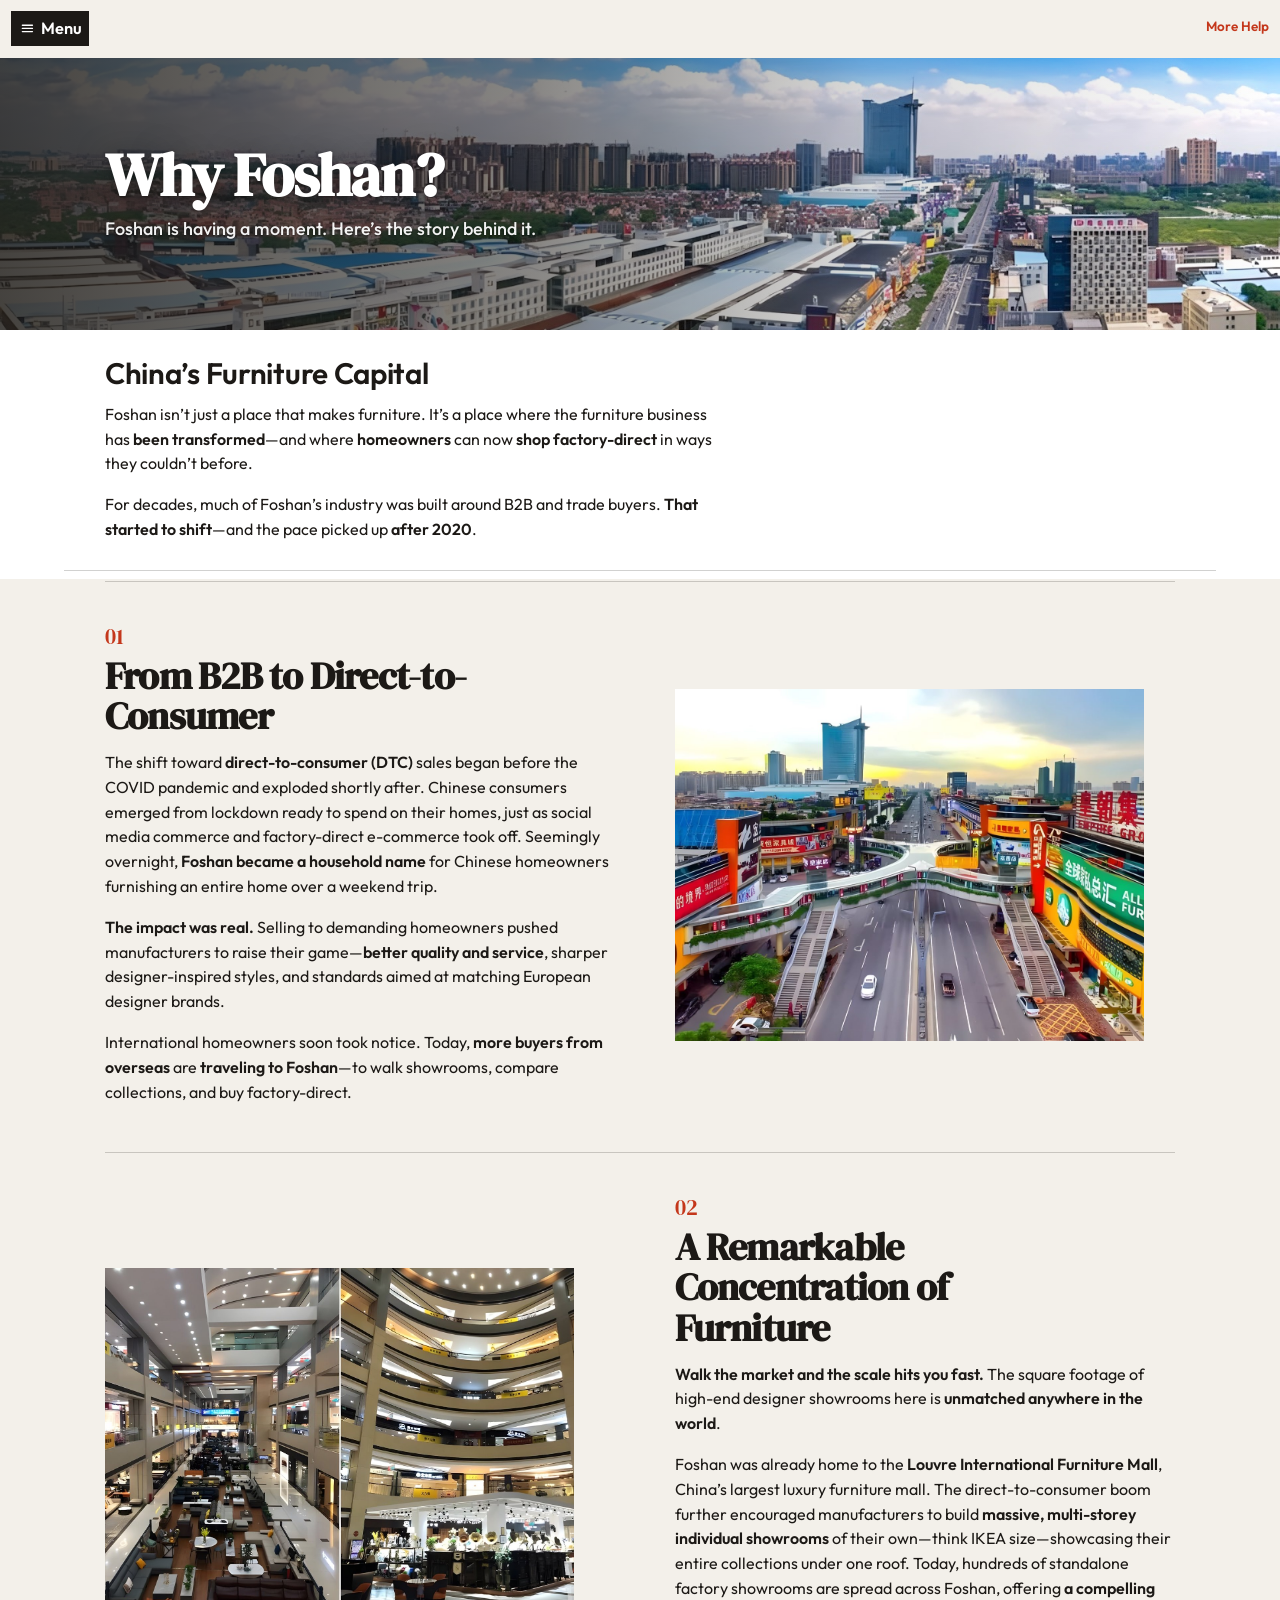
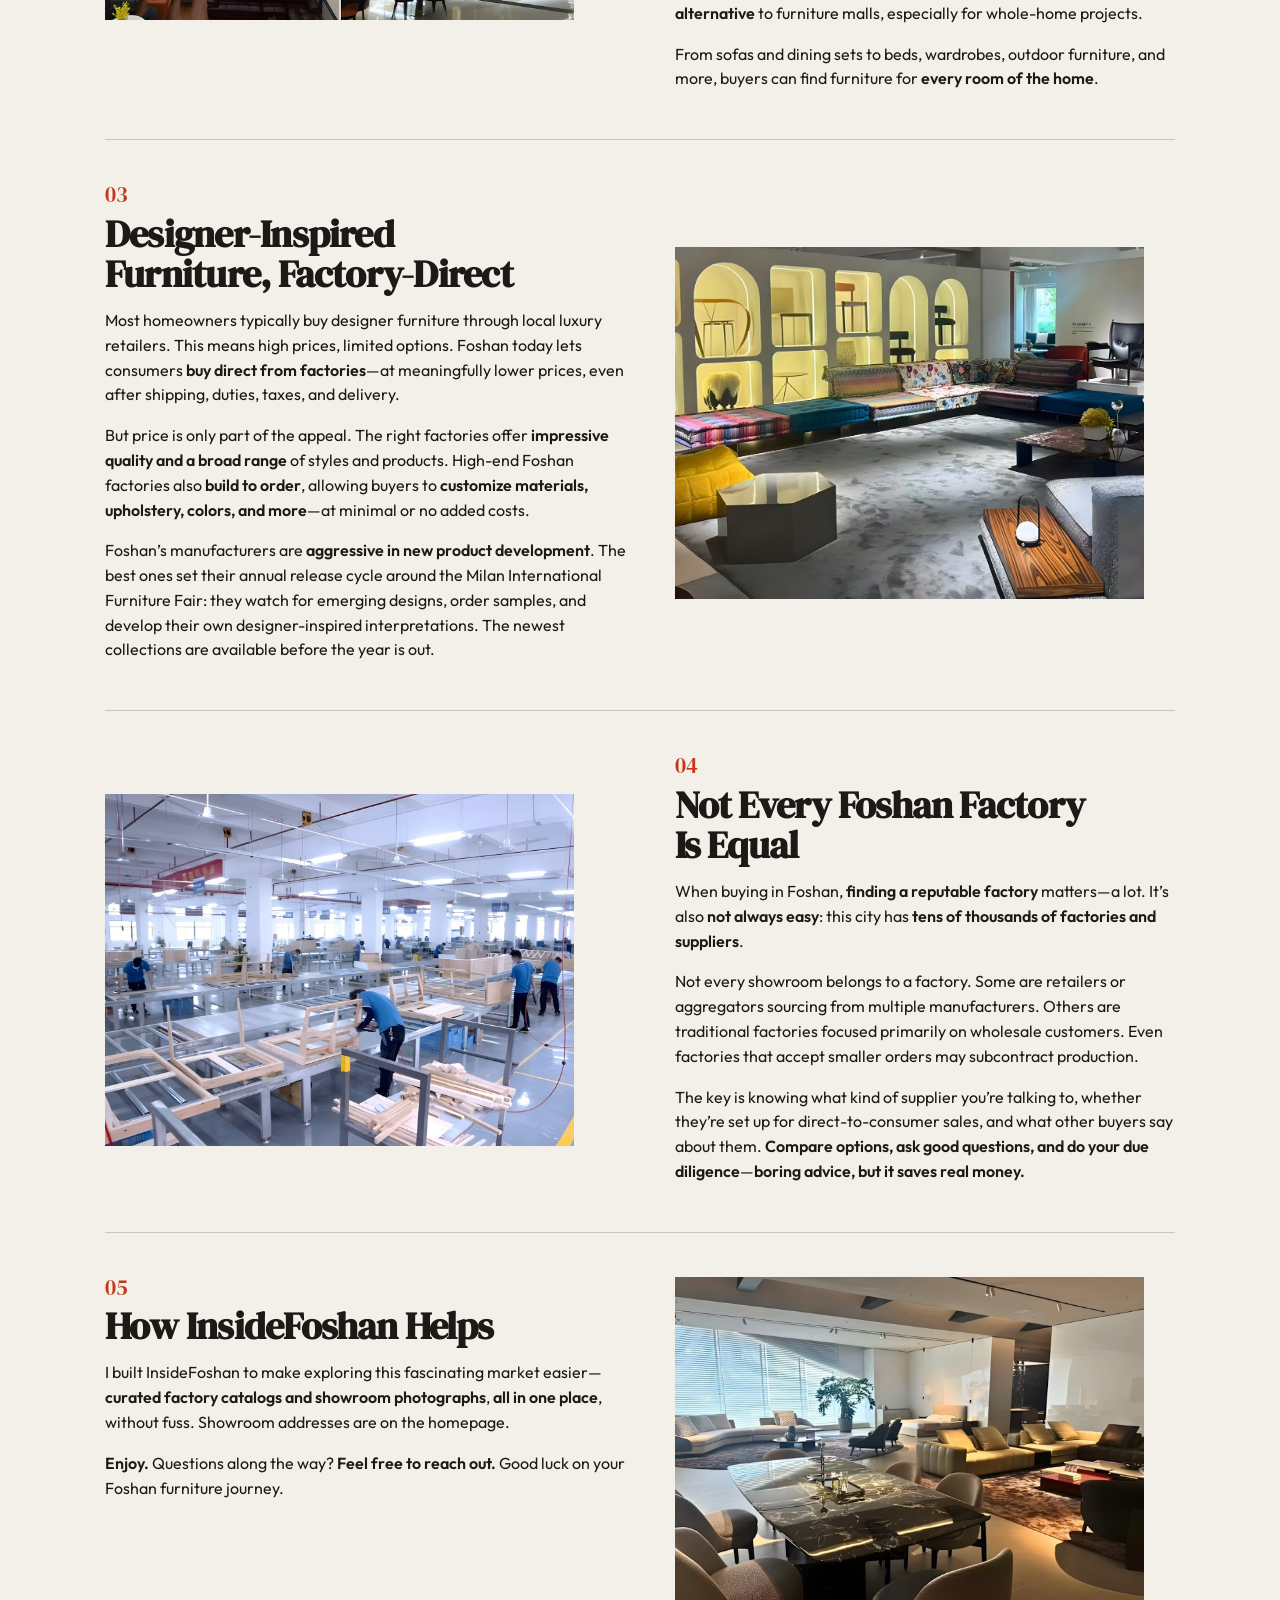
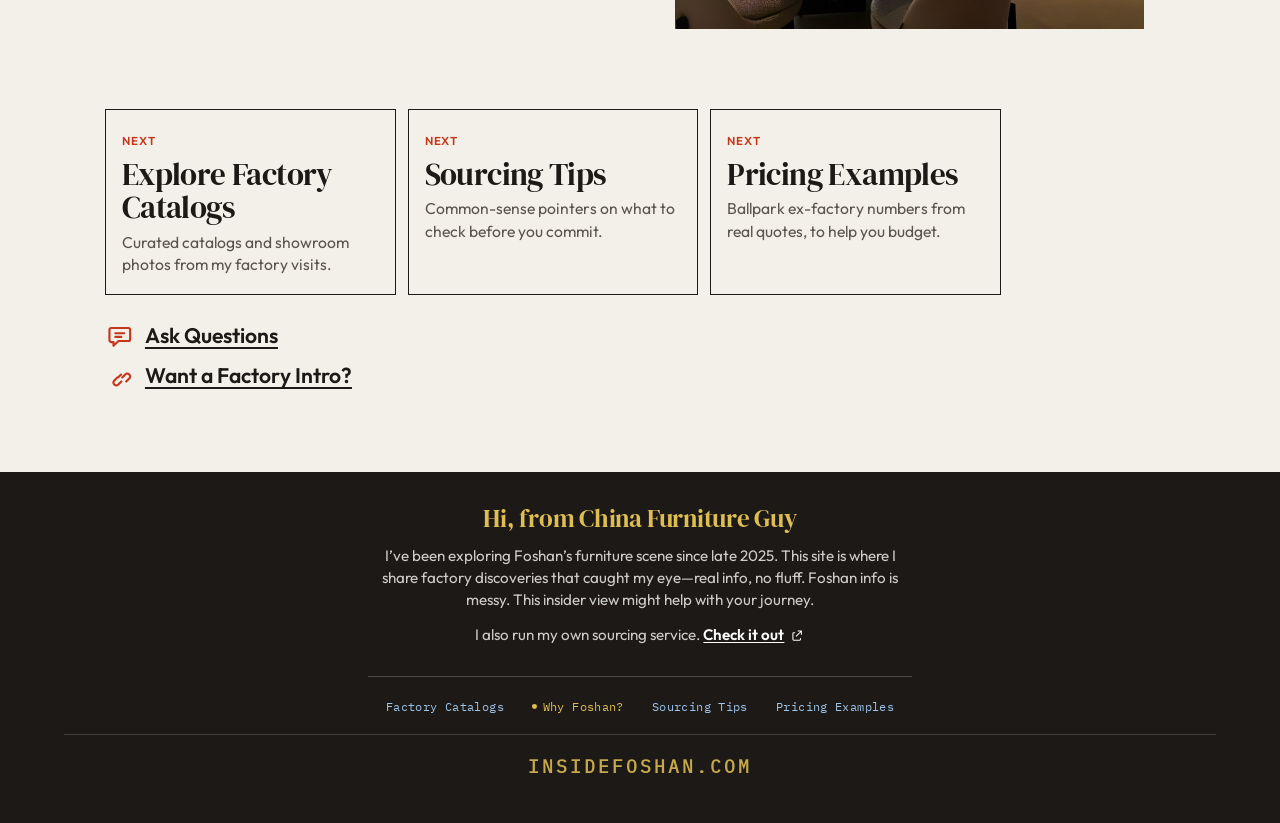
<file: whyfoshan/index.html>
<!doctype html>
<html lang="en">
  <head>
    <meta charset="utf-8" />
    <meta name="viewport" content="width=device-width, initial-scale=1" />
    <title>Why Foshan Is China’s Furniture Capital | Factory-Direct | InsideFoshan</title>
    <meta name="description" content="Why Foshan became China’s furniture capital. How factories went direct-to-consumer—and why homeowners now travel from afar to shop factory-direct." />
    <link rel="canonical" href="https://insidefoshan.com/whyfoshan/" />
    <meta name="theme-color" content="#ffffff" />
    <meta property="og:type" content="article" />
    <meta property="og:site_name" content="InsideFoshan" />
    <meta property="og:locale" content="en_US" />
    <meta property="og:url" content="https://insidefoshan.com/whyfoshan/" />
    <meta property="og:title" content="Why Foshan Is China’s Furniture Capital | Factory-Direct | InsideFoshan" />
    <meta property="og:description" content="Why Foshan became China’s furniture capital. How factories went direct-to-consumer—and why homeowners now travel from afar to shop factory-direct." />
    <meta property="og:image" content="https://insidefoshan.com/images/og-share.jpg" />
    <meta property="og:image:alt" content="A furniture-market avenue in Foshan, photographed on a visit." />
    <meta property="og:image:width" content="1200" />
    <meta property="og:image:height" content="630" />
    <meta name="twitter:card" content="summary_large_image" />
    <meta name="twitter:title" content="Why Foshan Is China’s Furniture Capital | Factory-Direct | InsideFoshan" />
    <meta name="twitter:description" content="Why Foshan became China’s furniture capital. How factories went direct-to-consumer—and why homeowners now travel from afar to shop factory-direct." />
    <meta name="twitter:image" content="https://insidefoshan.com/images/og-share.jpg" />
    <link rel="alternate" type="text/plain" title="LLM summary" href="https://insidefoshan.com/llms.txt" />
    <script defer src="https://cloud.umami.is/script.js" data-website-id="6bcdc683-e1cf-4ed4-874f-7367015be0b6" data-domains="insidefoshan.com,www.insidefoshan.com"></script>
    <script type="application/ld+json">
    {
      "@context": "https://schema.org",
      "@type": "Article",
      "headline": "Why Foshan Is China’s Furniture Capital",
      "description": "Why Foshan became China’s furniture capital. How factories went direct-to-consumer—and why homeowners now travel from afar to shop factory-direct.",
      "url": "https://insidefoshan.com/whyfoshan/",
      "inLanguage": "en",
      "author": {
        "@type": "Person",
        "@id": "https://insidefoshan.com/#author",
        "name": "David Tan",
        "alternateName": "China Furniture Guy",
        "url": "https://insidefoshan.com/",
        "sameAs": ["https://www.beyondshowrooms.com/"]
      },
      "isPartOf": { "@type": "WebSite", "name": "InsideFoshan", "url": "https://insidefoshan.com/" },
      "about": {
        "@type": "Place",
        "name": "Foshan",
        "containedInPlace": { "@type": "Country", "name": "China" }
      },
      "image": "https://insidefoshan.com/images/og-share.jpg"
    }
    </script>
    <link rel="icon" href="../favicon.svg" type="image/svg+xml" />
    <link rel="stylesheet" href="../css/fonts.css" />
    <link rel="stylesheet" href="../css/styles.css?v=site-v3-whyfoshan-voice3" />
    <script src="../js/site.js?v=events-1" defer></script>
  </head>
  <body class="whyfoshan-page">
    <a class="skip" href="#content">Skip to content</a>
    <div class="float-nav">
      <button class="menu-float" type="button" aria-expanded="false" aria-controls="site-nav"><svg class="menu-float-icon" viewBox="0 0 20 20" focusable="false" aria-hidden="true"><path d="M4 6.25h12M4 10h12M4 13.75h12" fill="none" stroke="currentColor" stroke-width="1.6" stroke-linecap="round"/></svg><span class="menu-float-label">Menu</span></button>
      <button class="help-float" type="button" data-open-contact aria-haspopup="dialog" aria-controls="contact-dialog">More Help</button>
      <nav id="site-nav" class="menu-panel" aria-label="Primary" hidden>
        <a href="../">Factory Catalogs</a>
        <a href="../whyfoshan/" aria-current="page">Why Foshan?</a>
        <a href="../howtosource/">Sourcing Tips</a>
        <a href="../pricing/">Pricing Examples</a>
      </nav>
    </div>
    <main id="content" class="page">
      <header class="intro intro--whyfoshan">
        <div class="whyfoshan-intro-hero">
          <img class="whyfoshan-intro-hero__photo" src="../images/whyfoshan/intro.jpg" alt="Wide view of Foshan’s furniture-market district." width="1600" height="666" fetchpriority="high" decoding="async" />
          <div class="whyfoshan-intro-hero__copy">
            <h1 class="whyfoshan-hero-title">Why Foshan?</h1>
            <p class="whyfoshan-hero-sub">Foshan is having a moment. Here’s the story behind it.</p>
          </div>
        </div>
        <div class="wrap whyfoshan-intro-lede">
          <h2 class="whyfoshan-lede-title">China’s Furniture Capital</h2>
          <p class="lede">Foshan isn’t just a place that makes furniture. It’s a place where the furniture business has <strong>been transformed</strong>—and where <strong>homeowners</strong> can now <strong>shop factory-direct</strong> in ways they couldn’t before.</p>
          <p>For decades, much of Foshan’s industry was built around B2B and trade buyers. <strong>That started to shift</strong>—and the pace picked up <strong>after 2020</strong>.</p>
        </div>
      </header>
      <div class="wrap editorial-flow">
        <section class="editorial-section" aria-labelledby="b2b-dtc-title">
          <div class="editorial-section__lead">
            <span class="idx">01</span>
            <h2 id="b2b-dtc-title">From B2B to Direct-to-Consumer</h2>
          </div>
          <figure class="editorial-section__media">
            <img src="../images/whyfoshan/01-b2b-dtc.jpg" alt="Aerial view of Foshan’s dense furniture-market district." width="1600" height="920" loading="lazy" decoding="async" />
          </figure>
          <div class="editorial-section__prose">
            <p>The shift toward <strong>direct-to-consumer (DTC)</strong> sales began before the COVID pandemic and exploded shortly after. Chinese consumers emerged from lockdown ready to spend on their homes, just as social media commerce and factory-direct e-commerce took off. Seemingly overnight, <strong>Foshan became a household name</strong> for Chinese homeowners furnishing an entire home over a weekend trip.</p>
            <p><strong>The impact was real.</strong> Selling to demanding homeowners pushed manufacturers to raise their game—<strong>better quality and service</strong>, sharper designer-inspired styles, and standards aimed at matching European designer brands.</p>
            <p>International homeowners soon took notice. Today, <strong>more buyers from overseas</strong> are <strong>traveling to Foshan</strong>—to walk showrooms, compare collections, and buy factory-direct.</p>
          </div>
        </section>
        <section class="editorial-section editorial-section--media-first" aria-labelledby="concentration-title">
          <div class="editorial-section__lead">
            <span class="idx">02</span>
            <h2 id="concentration-title">A Remarkable Concentration of Furniture</h2>
          </div>
          <figure class="editorial-section__media">
            <img src="../images/whyfoshan/02-concentration.jpg" alt="Furniture factory production floor in Foshan." width="1600" height="1063" loading="lazy" decoding="async" />
          </figure>
          <div class="editorial-section__prose">
            <p><strong>Walk the market and the scale hits you fast.</strong> The square footage of high-end designer showrooms here is <strong>unmatched anywhere in the world</strong>.</p>
            <p>Foshan was already home to the <strong>Louvre International Furniture Mall</strong>, China’s largest luxury furniture mall. The direct-to-consumer boom further encouraged manufacturers to build <strong>massive, multi-storey individual showrooms</strong> of their own—think IKEA size—showcasing their entire collections under one roof. Today, hundreds of standalone factory showrooms are spread across Foshan, offering <strong>a compelling alternative</strong> to furniture malls, especially for whole-home projects.</p>
            <p>From sofas and dining sets to beds, wardrobes, outdoor furniture, and more, buyers can find furniture for <strong>every room of the home</strong>.</p>
          </div>
        </section>
        <section class="editorial-section" aria-labelledby="designer-direct-title">
          <div class="editorial-section__lead">
            <span class="idx">03</span>
            <h2 id="designer-direct-title">Designer-Inspired Furniture, Factory-Direct</h2>
          </div>
          <figure class="editorial-section__media">
            <img src="../images/whyfoshan/03-designer-direct.jpg" alt="Modern designer-inspired living room in a Foshan showroom." width="1600" height="901" loading="lazy" decoding="async" />
          </figure>
          <div class="editorial-section__prose">
            <p>Most homeowners typically buy designer furniture through local luxury retailers. This means high prices, limited options. Foshan today lets consumers <strong>buy direct from factories</strong>—at meaningfully lower prices, even after shipping, duties, taxes, and delivery.</p>
            <p>But price is only part of the appeal. The right factories offer <strong>impressive quality and a broad range</strong> of styles and products. High-end Foshan factories also <strong>build to order</strong>, allowing buyers to <strong>customize materials, upholstery, colors, and more</strong>—at minimal or no added costs.</p>
            <p>Foshan’s manufacturers are <strong>aggressive in new product development</strong>. The best ones set their annual release cycle around the Milan International Furniture Fair: they watch for emerging designs, order samples, and develop their own designer-inspired interpretations. The newest collections are available before the year is out.</p>
          </div>
        </section>
        <section class="editorial-section editorial-section--media-first" aria-labelledby="not-equal-title">
          <div class="editorial-section__lead">
            <span class="idx">04</span>
            <h2 id="not-equal-title">Not Every Foshan Factory Is Equal</h2>
          </div>
          <figure class="editorial-section__media">
            <img src="../images/whyfoshan/04-not-equal.jpg" alt="Showroom detail: upholstery and finishes up close." width="1600" height="1065" loading="lazy" decoding="async" />
          </figure>
          <div class="editorial-section__prose">
            <p>When buying in Foshan, <strong>finding a reputable factory</strong> matters—a lot. It’s also <strong>not always easy</strong>: this city has <strong>tens of thousands of factories and suppliers</strong>.</p>
            <p>Not every showroom belongs to a factory. Some are retailers or aggregators sourcing from multiple manufacturers. Others are traditional factories focused primarily on wholesale customers. Even factories that accept smaller orders may subcontract production.</p>
            <p>The key is knowing what kind of supplier you’re talking to, whether they’re set up for direct-to-consumer sales, and what other buyers say about them. <strong>Compare options, ask good questions, and do your due diligence</strong>—<strong>boring advice, but it saves real money.</strong></p>
          </div>
        </section>
        <section class="editorial-section" aria-labelledby="insidefoshan-help-title">
          <div class="editorial-section__lead">
            <span class="idx">05</span>
            <h2 id="insidefoshan-help-title">How InsideFoshan Helps</h2>
          </div>
          <figure class="editorial-section__media">
            <img src="../images/whyfoshan/05-insidefoshan.jpg" alt="Luxury furniture showroom interior in Foshan." width="1386" height="1046" loading="lazy" decoding="async" />
          </figure>
          <div class="editorial-section__prose">
            <p>I built InsideFoshan to make exploring this fascinating market easier—<strong>curated factory catalogs and showroom photographs</strong>, <strong>all in one place</strong>, without fuss. Showroom addresses are on the homepage.</p>
            <p><strong>Enjoy.</strong> Questions along the way? <strong>Feel free to reach out.</strong> Good luck on your Foshan furniture journey.</p>
          </div>
        </section>
        <div class="next-steps">
          <a href="../">
            <span class="kicker">Next</span>
            <span class="next-title">Explore Factory Catalogs</span>
            <span class="next-text">Curated catalogs and showroom photos from my factory visits.</span>
          </a>
          <a href="../howtosource/">
            <span class="kicker">Next</span>
            <span class="next-title">Sourcing Tips</span>
            <span class="next-text">Common-sense pointers on what to check before you commit.</span>
          </a>
          <a href="../pricing/">
            <span class="kicker">Next</span>
            <span class="next-title">Pricing Examples</span>
            <span class="next-text">Ballpark ex-factory numbers from real quotes, to help you budget.</span>
          </a>
        </div>
        <div class="page-help-line page-help-line--stack">
          <button class="text-btn text-btn--cta" type="button" data-open-contact aria-haspopup="dialog" aria-controls="contact-dialog"><svg class="text-btn-icon" viewBox="0 0 20 20" focusable="false" aria-hidden="true"><path d="M4.25 4.75h11.5a1.25 1.25 0 0 1 1.25 1.25v6.25a1.25 1.25 0 0 1-1.25 1.25H9.1L5.75 16.75v-2.5H4.25a1.25 1.25 0 0 1-1.25-1.25V6a1.25 1.25 0 0 1 1.25-1.25z" fill="none" stroke="currentColor" stroke-width="1.45" stroke-linejoin="round"/><path d="M7 8.25h6M7 10.75h4" fill="none" stroke="currentColor" stroke-width="1.45" stroke-linecap="round"/></svg><span>Ask Questions</span></button>
          <button class="text-btn text-btn--cta" type="button" data-open-factory-contact aria-haspopup="dialog" aria-controls="factory-contact-dialog"><svg class="text-btn-icon" viewBox="0 0 20 20" focusable="false" aria-hidden="true"><path d="M8.35 11.15 6.15 13.35a1.65 1.65 0 0 0 0 2.35l.35.35a1.65 1.65 0 0 0 2.35 0l2.2-2.2M11.65 11.15l2.2-2.2a1.65 1.65 0 0 1 2.35 0l.35.35a1.65 1.65 0 0 1 0 2.35l-2.2 2.2M9.15 10.85l1.7-1.7" fill="none" stroke="currentColor" stroke-width="1.45" stroke-linecap="round" stroke-linejoin="round"/></svg><span>Want a Factory Intro?</span></button>
        </div>
      </div>
    </main>
    <footer class="site-footer">
      <div class="wrap">
        <section class="footer-note" aria-labelledby="footer-note-title">
          <h2 id="footer-note-title">Hi, from China Furniture Guy</h2>
          <p>I’ve been exploring Foshan’s furniture scene since late 2025. This site is where I share factory discoveries that caught my eye—real info, no fluff. Foshan info is messy. This insider view might help with your journey.</p>
          <p>I also run my own sourcing service. <a href="https://www.beyondshowrooms.com/" target="_blank" rel="noopener noreferrer">Check it out<svg class="link-out-icon" viewBox="0 0 20 20" focusable="false" aria-hidden="true"><path d="M11.25 4.25h4.5v4.5M8.75 11.25 15.5 4.5M6.5 6.5H5.25A1.25 1.25 0 0 0 4 7.75v8A1.25 1.25 0 0 0 5.25 17h8a1.25 1.25 0 0 0 1.25-1.25v-1.25" fill="none" stroke="currentColor" stroke-width="1.45" stroke-linecap="round" stroke-linejoin="round"/></svg><span class="visually-hidden"> (Beyond Showrooms, opens in a new tab)</span></a></p>
        </section>
        <div class="footer-stack">
          <nav class="footer-nav" aria-label="Footer">
            <a href="../">Factory Catalogs</a>
            <a href="../whyfoshan/" aria-current="page">Why Foshan?</a>
            <a href="../howtosource/">Sourcing Tips</a>
            <a href="../pricing/">Pricing Examples</a>
          </nav>
          <p class="footer-masthead">InsideFoshan.com</p>
        </div>
      </div>
    </footer>
    <div id="contact-modal" class="modal modal--dock" hidden>
      <button class="modal-backdrop" type="button" data-close-contact tabindex="-1" aria-label="Close dialog"></button>
      <div id="contact-dialog" class="modal-panel" role="dialog" aria-modal="true" aria-labelledby="contact-title" aria-describedby="contact-desc" tabindex="-1">
        <button class="modal-close icon-close" type="button" data-close-contact aria-label="Close"><span aria-hidden="true">X</span></button>
        <h2 id="contact-title">Need more help?</h2>
        <p id="contact-desc">Feel free to reach out—I'm happy to answer questions, point you in the right direction, or assist if you need formal help. I also love hearing about what people are searching for in Foshan.</p>
        <a class="contact-link" href="https://wa.me/8618500507027?text=Hi%20%E2%80%94%20I%27m%20messaging%20from%20Inside%20Foshan.%20" target="_blank" rel="noopener noreferrer">
          <span class="contact-link-label"><svg class="contact-link-icon" viewBox="0 0 20 20" focusable="false" aria-hidden="true"><path d="M4.85 3.25h2.25c.48 0 .9.32 1.02.78l.58 2.12a1.02 1.02 0 0 1-.28 1l-1.22 1.18a.34.34 0 0 0-.07.4 9.1 9.1 0 0 0 4.79 4.79.34.34 0 0 0 .4-.07l1.18-1.22a1.02 1.02 0 0 1 1-.28l2.12.58c.46.12.78.54.78 1.02v2.25a1.05 1.05 0 0 1-1.05 1.05C8.55 16.75 3.25 11.45 3.25 5.3a1.05 1.05 0 0 1 1.05-1.05z" fill="none" stroke="currentColor" stroke-width="1.45" stroke-linejoin="round" /></svg>WhatsApp<span class="visually-hidden"> (opens in a new tab)</span></span>
          <span class="contact-link-number">+86 185 0050 7027</span>
        </a>
        <p class="contact-wa-note">Please mention <strong>InsideFoshan</strong> when you message.</p>
        <div class="email-line">
          <details class="email-disclosure">
            <summary>Prefer email? Click here.</summary>
            <p class="email-reveal"><a href="mailto:david.tan@wildchina.com?subject=InsideFoshan%20enquiry">david.tan@wildchina.com</a></p>
          </details>
        </div>
      </div>
    </div>
    <div id="factory-contact-modal" class="modal modal--dock" hidden>
      <button class="modal-backdrop" type="button" data-close-factory-contact tabindex="-1" aria-label="Close dialog"></button>
      <div id="factory-contact-dialog" class="modal-panel" role="dialog" aria-modal="true" aria-labelledby="factory-contact-title" aria-describedby="factory-contact-desc" tabindex="-1">
        <button class="modal-close icon-close" type="button" data-close-factory-contact aria-label="Close"><span aria-hidden="true">X</span></button>
        <h2 id="factory-contact-title">Want an Introduction?</h2>
        <p id="factory-contact-desc">I’m happy to connect you with the furniture factories on this site. <strong>Serious inquiries only, please.</strong> These factories are busy and selective about new inquiries, and they operate at different price points. To match you with the right factory, tell me a little about your project before I make an introduction.</p>
        <a class="contact-link" href="https://wa.me/8618500507027?text=Hi%20%E2%80%94%20Inside%20Foshan%20factory%20introduction.%20" target="_blank" rel="noopener noreferrer">
          <span class="contact-link-label"><svg class="contact-link-icon" viewBox="0 0 20 20" focusable="false" aria-hidden="true"><path d="M4.85 3.25h2.25c.48 0 .9.32 1.02.78l.58 2.12a1.02 1.02 0 0 1-.28 1l-1.22 1.18a.34.34 0 0 0-.07.4 9.1 9.1 0 0 0 4.79 4.79.34.34 0 0 0 .4-.07l1.18-1.22a1.02 1.02 0 0 1 1-.28l2.12.58c.46.12.78.54.78 1.02v2.25a1.05 1.05 0 0 1-1.05 1.05C8.55 16.75 3.25 11.45 3.25 5.3a1.05 1.05 0 0 1 1.05-1.05z" fill="none" stroke="currentColor" stroke-width="1.45" stroke-linejoin="round" /></svg>WhatsApp<span class="visually-hidden"> (opens in a new tab)</span></span>
          <span class="contact-link-number">+86 185 0050 7027</span>
        </a>
        <p class="contact-wa-note">Please mention <strong>InsideFoshan</strong> when you message.</p>
        <div class="email-line">
          <details class="email-disclosure">
            <summary>Prefer email? Click here.</summary>
            <p class="email-reveal"><a href="mailto:david.tan@wildchina.com?subject=InsideFoshan%20factory%20introduction">david.tan@wildchina.com</a></p>
          </details>
        </div>
      </div>
    </div>
    
  </body>
</html>
</file>
<file: css/fonts.css>
@font-face {
  font-family: "IBM Plex Sans";
  font-style: normal;
  font-display: swap;
  font-weight: 400;
  src: url("../fonts/ibm-plex-sans-latin-400-normal.woff2") format("woff2");
}

@font-face {
  font-family: "IBM Plex Sans";
  font-style: normal;
  font-display: swap;
  font-weight: 500;
  src: url("../fonts/ibm-plex-sans-latin-500-normal.woff2") format("woff2");
}

@font-face {
  font-family: "IBM Plex Sans";
  font-style: normal;
  font-display: swap;
  font-weight: 600;
  src: url("../fonts/ibm-plex-sans-latin-600-normal.woff2") format("woff2");
}

@font-face {
  font-family: "Libre Baskerville";
  font-style: normal;
  font-display: swap;
  font-weight: 400;
  src: url("../fonts/libre-baskerville-latin-400-normal.woff2") format("woff2");
}

@font-face {
  font-family: "Libre Baskerville";
  font-style: normal;
  font-display: swap;
  font-weight: 700;
  src: url("../fonts/libre-baskerville-latin-700-normal.woff2") format("woff2");
}

@font-face {
  font-family: "DM Serif Display";
  font-style: normal;
  font-display: swap;
  font-weight: 400;
  src: url("../fonts/dm-serif-display-latin-400-normal.woff2") format("woff2");
}

@font-face {
  font-family: Outfit;
  font-style: normal;
  font-display: swap;
  font-weight: 400;
  src: url("../fonts/outfit-latin-400-normal.woff2") format("woff2");
}

@font-face {
  font-family: Outfit;
  font-style: normal;
  font-display: swap;
  font-weight: 500;
  src: url("../fonts/outfit-latin-500-normal.woff2") format("woff2");
}

@font-face {
  font-family: Outfit;
  font-style: normal;
  font-display: swap;
  font-weight: 600;
  src: url("../fonts/outfit-latin-600-normal.woff2") format("woff2");
}

@font-face {
  font-family: Inter;
  font-style: normal;
  font-display: swap;
  font-weight: 400;
  src: url("../fonts/inter-latin-400-normal.woff2") format("woff2");
}

@font-face {
  font-family: Inter;
  font-style: normal;
  font-display: swap;
  font-weight: 500;
  src: url("../fonts/inter-latin-500-normal.woff2") format("woff2");
}

@font-face {
  font-family: Inter;
  font-style: normal;
  font-display: swap;
  font-weight: 600;
  src: url("../fonts/inter-latin-600-normal.woff2") format("woff2");
}

@font-face {
  font-family: "IBM Plex Mono";
  font-style: normal;
  font-display: swap;
  font-weight: 400;
  src: url("../fonts/ibm-plex-mono-latin-400-normal.woff2") format("woff2");
}

@font-face {
  font-family: "IBM Plex Mono";
  font-style: normal;
  font-display: swap;
  font-weight: 500;
  src: url("../fonts/ibm-plex-mono-latin-400-normal.woff2") format("woff2");
}
</file>
<file: css/styles.css>
/* InsideFoshan — warm paper, ink rules, one red accent. */

:root {
  --paper: #ffffff;
  --paper-deep: #f2f2f2;
  --ink: #1c1916;
  --muted: #5a544c;
  --faint: #6f6a63;
  --line: rgba(28, 25, 21, 0.2);
  --accent: #c4371b;
  --link: #1e4d8c;
  --footer-gold: #debd52;
  --footer-link: #9ec4e8;
  --header-offset: 4.5rem;
  --display: "Libre Baskerville", "Iowan Old Style", Palatino, Georgia, serif;
  --sans: "IBM Plex Sans", "Helvetica Neue", "Segoe UI", sans-serif;
  --wrap: 72rem;
  color-scheme: light;
}

*,
*::before,
*::after {
  box-sizing: border-box;
}

html {
  scroll-behavior: smooth;
}

body {
  margin: 0;
  padding-top: 3.6rem;
  background: var(--paper);
  color: var(--ink);
  font-family: var(--sans);
  font-size: 1.0625rem;
  line-height: 1.55;
  text-rendering: optimizeLegibility;
}

body.modal-open,
body.nav-open,
body.lightbox-open {
  overflow: hidden;
}

img {
  max-width: 100%;
  height: auto;
  display: block;
}

a {
  color: inherit;
}

button,
input {
  font: inherit;
  color: inherit;
}

h1,
h2,
h3,
p {
  margin: 0;
}

h1,
h2,
.cue-title,
.next-title,
.wordmark {
  font-family: var(--display);
  font-weight: 700;
}

:focus-visible {
  outline: 2px solid var(--accent);
  outline-offset: 3px;
}

.skip {
  position: absolute;
  left: 0.75rem;
  top: 0.75rem;
  z-index: 50;
  padding: 0.45rem 0.7rem;
  background: var(--ink);
  color: var(--paper);
  transform: translateY(-150%);
}

.skip:focus {
  transform: none;
}

.wrap {
  width: min(calc(100% - 2rem), var(--wrap));
  margin-inline: auto;
}

.visually-hidden {
  position: absolute;
  width: 1px;
  height: 1px;
  padding: 0;
  margin: -1px;
  overflow: hidden;
  clip: rect(0, 0, 0, 0);
  white-space: nowrap;
  border: 0;
}

/* Floating menu */

.float-nav {
  position: fixed;
  top: 0.7rem;
  left: 0.7rem;
  right: 0.7rem;
  z-index: 30;
  display: flex;
  align-items: flex-start;
  justify-content: space-between;
  gap: 0.5rem;
}

.float-nav-menu-wrap {
  position: relative;
}

.float-nav-actions {
  display: flex;
  align-items: flex-start;
  gap: 0.55rem;
  min-width: 0;
}

.factory-jump {
  display: none;
  position: relative;
  justify-self: center;
  min-width: 0;
}

.factory-jump-toggle {
  display: inline-flex;
  align-items: center;
  justify-content: center;
  gap: 0.22rem;
  margin: 0.28rem 0 0;
  padding: 0.44rem 0.92rem 0.42rem;
  border: 1px solid rgba(28, 25, 21, 0.14);
  border-radius: 999px;
  background: rgba(255, 255, 255, 0.78);
  -webkit-backdrop-filter: blur(12px) saturate(1.15);
  backdrop-filter: blur(12px) saturate(1.15);
  color: var(--ink);
  font-family: "IBM Plex Mono", "SF Mono", "Menlo", monospace;
  font-size: 0.72rem;
  font-weight: 600;
  line-height: 1.2;
  letter-spacing: 0.03em;
  white-space: nowrap;
  cursor: pointer;
  box-shadow:
    0 1px 0 rgba(255, 255, 255, 0.65) inset,
    0 4px 18px rgba(28, 25, 21, 0.1);
  -webkit-tap-highlight-color: transparent;
}

@supports not ((backdrop-filter: blur(1px)) or (-webkit-backdrop-filter: blur(1px))) {
  .factory-jump-toggle {
    background: rgba(255, 255, 255, 0.94);
  }
}

.factory-jump-toggle:hover,
.factory-jump-toggle:focus-visible {
  border-color: rgba(28, 25, 21, 0.22);
  background: rgba(255, 255, 255, 0.9);
}

.factory-jump-toggle[aria-expanded="true"] {
  border-color: rgba(28, 25, 21, 0.28);
  background: rgba(255, 255, 255, 0.96);
  box-shadow:
    0 1px 0 rgba(255, 255, 255, 0.75) inset,
    0 6px 22px rgba(28, 25, 21, 0.12);
}

.factory-jump-toggle:focus-visible {
  outline: 2px solid var(--link);
  outline-offset: 3px;
}

.factory-jump-caret {
  font-size: 0.72em;
  line-height: 1;
  opacity: 0.85;
}

.factory-jump-panel {
  position: absolute;
  top: calc(100% + 0.45rem);
  left: 50%;
  z-index: 2;
  transform: translateX(-50%);
  display: flex;
  flex-direction: column;
  width: max-content;
  min-width: min(18.5rem, calc(100vw - 2.5rem));
  max-width: min(22rem, calc(100vw - 2.5rem));
  max-height: min(17.5rem, 56vh);
  margin: 0;
  padding: 0.35rem 0 0.85rem;
  overflow: hidden;
  background: rgba(255, 255, 255, 0.96);
  -webkit-backdrop-filter: blur(14px) saturate(1.1);
  backdrop-filter: blur(14px) saturate(1.1);
  border: 1px solid rgba(28, 25, 21, 0.18);
  border-radius: 0.65rem;
  box-shadow: 0 12px 32px rgba(28, 25, 21, 0.14);
}

.factory-jump-panel-list {
  min-height: 0;
  overflow-x: hidden;
  overflow-y: auto;
  overscroll-behavior: contain;
  -webkit-overflow-scrolling: touch;
  scroll-padding-bottom: 0.65rem;
}

.factory-jump-panel[hidden] {
  display: none !important;
}

.factory-jump-backdrop {
  position: fixed;
  inset: 0;
  z-index: 28;
  border: 0;
  padding: 0;
  margin: 0;
  background: rgba(28, 25, 21, 0.48);
  cursor: default;
  -webkit-tap-highlight-color: transparent;
}

.factory-jump-backdrop[hidden] {
  display: none !important;
}

body.factory-jump-open {
  overflow: hidden;
}

.factory-jump-item {
  display: flex;
  align-items: baseline;
  gap: 0.45rem;
  width: 100%;
  padding: 0.42rem 0.75rem;
  border: 0;
  background: none;
  color: var(--ink);
  font-family: "IBM Plex Mono", "SF Mono", "Menlo", monospace;
  font-size: 0.74rem;
  font-weight: 500;
  line-height: 1.3;
  letter-spacing: 0.02em;
  text-align: left;
  cursor: pointer;
}

.factory-jump-item:hover,
.factory-jump-item:focus-visible {
  background: var(--paper-deep);
}

.factory-jump-idx {
  flex-shrink: 0;
  min-width: 1.15rem;
  color: var(--faint);
  font-variant-numeric: tabular-nums;
}

.factory-jump-name {
  min-width: 0;
  white-space: normal;
}

.home-page.factory-jump-visible .factory-jump {
  display: block;
}

@media (max-width: 719px) {
  .home-page .float-nav {
    display: grid;
    grid-template-columns: auto 1fr auto;
    align-items: start;
    column-gap: 0.35rem;
  }

  .home-page .float-nav-actions {
    display: contents;
  }

  .home-page.factory-jump-visible .factory-jump {
    grid-column: 2;
    justify-self: center;
  }

  .home-page .help-float {
    grid-column: 3;
    justify-self: end;
  }
}

@media (min-width: 720px) {
  .home-page .float-nav-actions {
    margin-left: auto;
    align-items: center;
    gap: 0.7rem;
  }

  .home-page .factory-jump-toggle {
    margin-top: 0.42rem;
    padding: 0.4rem 0.82rem 0.38rem;
    font-size: 0.68rem;
  }

  .home-page .factory-jump-panel {
    left: auto;
    right: 0;
    transform: none;
  }
}

.menu-float {
  display: inline-flex;
  align-items: center;
  gap: 0.32rem;
  border: 0;
  background: var(--ink);
  color: var(--paper);
  padding: 0.48rem 0.48rem 0.46rem;
  font-family: var(--sans);
  font-size: 1.02rem;
  font-weight: 600;
  line-height: 1.2;
  cursor: pointer;
}

.menu-float-icon {
  width: 1.05rem;
  height: 1.05rem;
  flex-shrink: 0;
}

.menu-float:hover,
.menu-float:focus-visible {
  background: var(--link);
}

.help-float {
  border: 0;
  background: none;
  margin-top: 0.42rem;
  padding: 0;
  color: var(--accent);
  font-size: 0.84rem;
  font-weight: 600;
  line-height: 1.2;
  text-align: right;
  cursor: pointer;
}

.help-float:hover,
.help-float:focus-visible {
  color: var(--ink);
}

.menu-panel {
  position: absolute;
  top: calc(100% + 0.35rem);
  left: 0;
  min-width: 12.5rem;
  margin: 0;
  padding: 0.35rem 0;
  background: var(--paper);
  border: 1px solid var(--ink);
}

.menu-panel[hidden] {
  display: none !important;
}

.menu-panel a {
  display: block;
  padding: 0.45rem 0.85rem;
  color: var(--ink);
  font-family: "IBM Plex Mono", "SF Mono", "Menlo", monospace;
  font-size: 0.82rem;
  font-weight: 500;
  letter-spacing: 0.03em;
  text-decoration: none;
}

.menu-panel a:hover,
.menu-panel a:focus-visible {
  background: var(--paper-deep);
}

.menu-panel a[aria-current="page"] {
  display: flex;
  align-items: center;
  gap: 0.45em;
  color: var(--ink);
  font-weight: 600;
}

.menu-panel a[aria-current="page"]::before {
  content: "";
  flex-shrink: 0;
  width: 0.42em;
  height: 0.42em;
  border-radius: 50%;
  background: var(--accent);
}

.menu-panel a[aria-current="page"]:hover,
.menu-panel a[aria-current="page"]:focus-visible {
  color: var(--ink);
}

.help-btn {
  border: 1px solid var(--ink);
  background: transparent;
  padding: 0.45rem 0.7rem;
  cursor: pointer;
  line-height: 1.2;
  text-decoration: none;
  display: inline-flex;
  align-items: center;
}

a.help-btn {
  color: inherit;
}

.help-btn:hover,
.help-btn:focus-visible {
  background: var(--ink);
  color: var(--paper);
}

.help-btn:active {
  background: var(--accent);
  border-color: var(--accent);
  color: #fff;
}

.text-btn {
  border: 0;
  background: none;
  padding: 0;
  cursor: pointer;
  text-decoration: underline;
  text-underline-offset: 0.18em;
  text-decoration-thickness: 1px;
}

.text-btn:hover,
.text-btn:focus-visible {
  color: var(--accent);
}

/* Intro */

.page {
  padding-bottom: 4rem;
}

.intro {
  padding: 2.5rem 0 1.5rem;
}

.home-intro {
  padding: 1.15rem 0 0;
}

.home-intro .home-title {
  max-width: none;
  font-family: var(--display);
  font-weight: 700;
  font-size: clamp(2.35rem, 8vw, 3.75rem);
  line-height: 1.02;
  letter-spacing: -0.02em;
  text-transform: none;
}

.home-brand {
  margin-bottom: 0.85rem;
  font-size: 0.78rem;
  font-weight: 500;
  letter-spacing: 0.16em;
  text-transform: uppercase;
}

.home-sub {
  max-width: 34rem;
  margin-top: 0.85rem;
  color: var(--link);
  font-family: var(--display);
  font-size: 1.2rem;
  font-weight: 400;
  line-height: 1.35;
}

.home-copy {
  max-width: 38rem;
  margin-top: 1.15rem;
}

.home-copy p {
  font-size: 1rem;
  line-height: 1.45;
}

.home-copy p + p {
  margin-top: 0.5rem;
}

.home-note {
  max-width: 38rem;
  margin-top: 1.05rem;
  color: var(--link);
  font-size: 1rem;
  font-weight: 500;
  line-height: 1.4;
}

.home-copy strong {
  font-weight: 600;
}

.band--follow {
  padding-top: 1.15rem;
}

.band--follow .profile:first-of-type {
  padding-top: 0.85rem;
}

.section-label {
  margin: 0 0 0.15rem;
  font-family: var(--sans);
  font-size: 0.78rem;
  font-weight: 600;
  letter-spacing: 0.12em;
  line-height: 1.2;
  text-transform: uppercase;
}

.kicker {
  font-size: 0.78rem;
  letter-spacing: 0.12em;
  text-transform: uppercase;
  margin-bottom: 0.75rem;
}

h1 {
  font-size: clamp(2.7rem, 7vw, 5rem);
  line-height: 0.92;
  letter-spacing: -0.03em;
  max-width: 14ch;
}

.lede {
  max-width: 38rem;
  margin-top: 1.25rem;
  font-size: 1.125rem;
}

.cues {
  display: grid;
  grid-template-columns: 1fr 1fr;
  border-top: 1px solid var(--ink);
  border-bottom: 1px solid var(--ink);
  margin-top: 2.25rem;
}

.cue {
  display: block;
  text-decoration: none;
  padding: 1.15rem 1.15rem 1.25rem 0;
}

.cue + .cue {
  border-left: 1px solid var(--ink);
  padding-left: 1.15rem;
  padding-right: 0;
}

.cue:hover,
.cue:focus-visible {
  background: var(--paper-deep);
}

.idx {
  display: block;
  font-family: var(--display);
  color: var(--accent);
  font-size: 1.35rem;
  line-height: 1;
  margin-bottom: 0.55rem;
}

.cue-title {
  display: block;
  font-size: 1.55rem;
  line-height: 1.05;
  letter-spacing: -0.02em;
  margin-bottom: 0.45rem;
}

.cue-text {
  display: block;
  max-width: 32rem;
  color: var(--muted);
}

/* Sections */

.band {
  padding: 2.75rem 0 0;
  scroll-margin-top: var(--header-offset);
}

.band-head {
  display: grid;
  grid-template-columns: 4.5rem 1fr;
  gap: 0.5rem 1rem;
  max-width: 44rem;
  margin-bottom: 1.75rem;
  scroll-margin-top: var(--header-offset);
}

.band-head h2,
.prose-block h2,
.help-band h2 {
  font-size: clamp(1.8rem, 3vw, 2.4rem);
  line-height: 1.05;
  letter-spacing: -0.02em;
}

.band-head p,
.prose-block p,
.help-band p {
  margin-top: 0.65rem;
}

.profile {
  display: grid;
  grid-template-columns: minmax(14rem, 0.82fr) minmax(0, 1.25fr);
  gap: 1.5rem 2.5rem;
  padding: 2rem 0 2.25rem;
  border-top: 1px solid var(--ink);
  scroll-margin-top: var(--header-offset);
}

.profile-ref {
  font-family: var(--display);
  color: var(--accent);
  font-size: 1.7rem;
  line-height: 1;
}

.profile h3 {
  font-family: var(--display);
  font-weight: 400;
  font-size: clamp(1.7rem, 2.5vw, 2.2rem);
  line-height: 1.05;
  letter-spacing: -0.02em;
  margin: 0.35rem 0 0.75rem;
}

.profile-summary {
  max-width: 36rem;
}

.profile .text-btn {
  margin-top: 1rem;
}

.photos {
  display: grid;
  grid-template-columns: 1.4fr 0.9fr;
  gap: 0.65rem;
  align-items: start;
  margin: 0 0 1.15rem;
}

.photos figure {
  margin: 0;
  overflow: hidden;
  background: var(--paper-deep);
}

.photos figure:first-child {
  aspect-ratio: 4 / 3;
}

.photos figure:last-child {
  aspect-ratio: 1 / 1;
  margin-top: 1.6rem;
}

.photos img {
  width: 100%;
  height: 100%;
  object-fit: cover;
}

.catalog-label {
  font-size: 0.78rem;
  letter-spacing: 0.12em;
  text-transform: uppercase;
  margin-bottom: 0.35rem;
}

.catalogs {
  list-style: none;
  margin: 0;
  padding: 0;
  border-top: 1px solid var(--ink);
}

.catalogs a {
  display: grid;
  grid-template-columns: 8.5rem minmax(0, 1fr) auto;
  gap: 0.35rem 1.25rem;
  align-items: center;
  padding: 0.9rem 0.35rem;
  border-bottom: 1px solid var(--line);
  text-decoration: none;
}

.catalogs a:hover,
.catalogs a:focus-visible {
  background: var(--paper-deep);
}

.catalog-cat {
  font-size: 0.78rem;
  letter-spacing: 0.08em;
  text-transform: uppercase;
  padding-top: 0.25rem;
}

.catalog-title {
  display: block;
  font-weight: 600;
}

.catalog-desc {
  display: block;
  color: var(--muted);
  margin-top: 0.2rem;
}

.catalog-side {
  display: flex;
  flex-direction: row;
  align-items: baseline;
  justify-content: flex-end;
  gap: 0.85rem;
  white-space: nowrap;
}

.catalog-size {
  color: var(--muted);
  font-size: 0.9rem;
  font-variant-numeric: tabular-nums;
}

.catalog-open {
  text-decoration: underline;
  text-underline-offset: 0.16em;
}

.catalogs a:hover .catalog-open,
.catalogs a:focus-visible .catalog-open {
  color: var(--accent);
}

.file-note {
  margin-top: 0.75rem;
  color: var(--muted);
  font-size: 0.95rem;
}

.reserved,
.slots li {
  border-top: 1px solid var(--line);
  padding: 1.15rem 0;
}

.reserved {
  border-top: 1px solid var(--ink);
  border-bottom: 1px dashed var(--ink);
  margin-top: 0;
}

.slots {
  list-style: none;
  margin: 0;
  padding: 0;
  border-bottom: 1px solid var(--line);
}

.slot-row,
.reserved-row {
  display: grid;
  grid-template-columns: 14rem minmax(0, 1fr) auto;
  gap: 0.75rem 1.5rem;
  align-items: baseline;
}

.slots h3,
.reserved h3 {
  font-family: var(--display);
  font-weight: 400;
  font-size: 1.45rem;
  letter-spacing: -0.02em;
  line-height: 1.1;
}

.slot-note,
.reserved p {
  color: var(--muted);
}

.status {
  font-size: 0.78rem;
  letter-spacing: 0.08em;
  text-transform: uppercase;
  white-space: nowrap;
}

.note-band {
  margin-top: 2.5rem;
  padding-top: 1.5rem;
  border-top: 1px solid var(--ink);
  max-width: 42rem;
}

.note-band h2 {
  font-size: clamp(1.8rem, 3vw, 2.3rem);
  letter-spacing: -0.02em;
  line-height: 1.05;
}

.note-band p + p {
  margin-top: 0.75rem;
}

.help-band {
  margin-top: 2.5rem;
  padding: 1.5rem 0 0;
  border-top: 1px solid var(--ink);
  max-width: 38rem;
}

.help-band .help-btn {
  margin-top: 1rem;
}

/* Supporting pages */

.prose-block {
  display: grid;
  grid-template-columns: 4rem minmax(0, 38rem);
  gap: 0.35rem 1rem;
  padding: 1.35rem 0;
  border-top: 1px solid var(--line);
  scroll-margin-top: var(--header-offset);
}

.prose-block p + p,
.prose-block ul,
.prose-block .text-btn {
  margin-top: 0.75rem;
}

.checks {
  list-style: none;
  margin: 0.85rem 0 0;
  padding: 0;
}

.checks li {
  position: relative;
  padding: 0.45rem 0 0.45rem 1.15rem;
  border-bottom: 1px solid var(--line);
}

.checks li::before {
  content: "";
  position: absolute;
  left: 0;
  top: 0.85rem;
  width: 0.42rem;
  height: 0.42rem;
  background: var(--accent);
}

.inline-links {
  margin-top: 0.75rem;
}

.inline-links a {
  color: inherit;
}

.inline-links a:hover {
  color: var(--accent);
}

.next-steps {
  display: grid;
  grid-template-columns: repeat(3, minmax(0, 1fr));
  gap: 0.75rem;
  margin-top: 2rem;
  max-width: 56rem;
}

.next-steps .kicker {
  color: var(--accent);
  font-family: "IBM Plex Mono", "SF Mono", "Menlo", monospace;
  font-weight: 600;
}

.next-steps a {
  display: block;
  text-decoration: none;
  border: 1px solid var(--ink);
  padding: 1rem 1rem 1.1rem;
  min-height: 100%;
}

.next-steps a:hover,
.next-steps a:focus-visible {
  background: var(--paper-deep);
}

.next-title {
  display: block;
  font-size: 1.55rem;
  line-height: 1.05;
  letter-spacing: -0.02em;
  margin: 0.35rem 0 0.4rem;
}

.next-text {
  display: block;
  color: var(--muted);
}

.page-help-line {
  margin-top: 1.25rem;
}

.page-help-line--stack {
  display: flex;
  flex-direction: column;
  align-items: flex-start;
  gap: 0.65rem;
}

.page-help-line--stack .text-btn {
  display: block;
}

.text-btn--cta {
  display: inline-flex;
  align-items: center;
  gap: 0.65rem;
  color: var(--ink);
  font-weight: 600;
  font-size: clamp(1.08rem, 3.8vw, 1.22rem);
  line-height: 1.3;
  text-decoration-thickness: 1.5px;
}

.text-btn--cta:hover,
.text-btn--cta:focus-visible {
  color: var(--accent);
}

.text-btn-icon {
  width: 1.65rem;
  height: 1.65rem;
  flex-shrink: 0;
  color: var(--accent);
}

.text-btn-icon--pin {
  width: 2.08rem;
  height: 2.08rem;
  margin: -0.12rem -0.08rem -0.12rem 0;
}

.text-btn--cta:hover .text-btn-icon,
.text-btn--cta:focus-visible .text-btn-icon {
  color: var(--accent);
}

.page-help-line--stack .text-btn--cta {
  display: inline-flex;
}

a.text-btn--cta {
  text-decoration: none;
}

a.text-btn--cta:hover,
a.text-btn--cta:focus-visible {
  text-decoration: underline;
  text-underline-offset: 0.18em;
}

.home-page-note strong {
  color: var(--ink);
  font-weight: 600;
}

/* Footer */

.site-footer {
  margin-top: 2.75rem;
  padding: 2rem 0 2.65rem;
  background: var(--ink);
  color: var(--paper);
}

@media (max-width: 719px) {
  .site-footer {
    padding-top: 2.65rem;
  }

}

.footer-row {
  display: flex;
  flex-wrap: wrap;
  gap: 0.75rem 1.5rem;
  align-items: center;
  justify-content: space-between;
}

.footer-nav {
  display: grid;
  grid-template-columns: repeat(2, max-content);
  justify-content: center;
  column-gap: clamp(1.25rem, 6vw, 2.75rem);
  row-gap: 0.65rem;
  width: 100%;
  margin-inline: auto;
}

.footer-nav a {
  color: var(--footer-link);
  font-family: "IBM Plex Mono", "SF Mono", "Menlo", monospace;
  font-size: 0.78rem;
  font-weight: 500;
  letter-spacing: 0.03em;
  text-decoration: none;
}

.footer-nav a:hover,
.footer-nav a:focus-visible {
  color: var(--paper);
  text-decoration: underline;
  text-underline-offset: 0.16em;
}

.footer-nav-contact {
  border: 0;
  padding: 0;
  background: none;
  color: var(--footer-link);
  font-family: "IBM Plex Mono", "SF Mono", "Menlo", monospace;
  font-size: 0.78rem;
  font-weight: 500;
  letter-spacing: 0.03em;
  text-align: left;
  cursor: pointer;
}

.footer-nav-contact:hover,
.footer-nav-contact:focus-visible {
  color: var(--paper);
  text-decoration: underline;
  text-underline-offset: 0.16em;
}

.footer-nav a[aria-current="page"] {
  display: inline-flex;
  align-items: center;
  gap: 0.45em;
  color: var(--footer-gold);
  text-decoration: none;
}

.footer-nav a[aria-current="page"]::before {
  content: "";
  flex-shrink: 0;
  width: 0.4em;
  height: 0.4em;
  border-radius: 50%;
  background: currentColor;
}

.footer-nav a[aria-current="page"]:hover,
.footer-nav a[aria-current="page"]:focus-visible {
  color: var(--footer-gold);
  text-decoration: none;
}

.footer-stack {
  width: 100%;
  max-width: none;
}

.footer-note .footer-action {
  margin: 1.05rem 0 0;
  padding-bottom: 0.85rem;
}

.footer-action--lead {
  margin: 0 0 1.15rem;
  padding-bottom: 1.15rem;
  border-bottom: 1px solid rgba(255, 255, 255, 0.22);
  max-width: 34rem;
}

.footer-intro-link {
  border: 0;
  padding: 0;
  background: none;
  color: var(--paper);
  font-family: var(--sans);
  font-size: 1.15rem;
  font-weight: 700;
  line-height: 1.35;
  text-align: left;
  cursor: pointer;
}

.footer-intro-link:hover,
.footer-intro-link:focus-visible {
  color: var(--paper);
  text-decoration: underline;
  text-underline-offset: 0.16em;
}

.footer-masthead {
  margin: 1.45rem 0 0;
  padding-top: 1.35rem;
  border-top: 1px solid rgba(255, 255, 255, 0.16);
  max-width: none;
  text-align: center;
  font-family: "IBM Plex Mono", "SF Mono", "Menlo", monospace;
  font-size: clamp(0.92rem, 3vw, 1.15rem);
  font-weight: 600;
  letter-spacing: 0.16em;
  text-transform: uppercase;
  color: rgba(222, 189, 82, 0.88);
}

.disclosure {
  margin-top: 1.15rem;
  max-width: 36rem;
  color: var(--muted);
  font-size: 0.95rem;
}

/* Modal */

.modal {
  position: fixed;
  inset: 0;
  z-index: 40;
  display: grid;
  padding: 0;
}

.modal--dock {
  place-items: end center;
}

.modal--center {
  place-items: center;
  padding: 1.75rem 1.25rem;
}

.pricing-soon-panel {
  width: min(100%, 18.5rem);
  max-width: calc(100vw - 2.75rem);
  margin: 0;
  padding: 1.5rem 1.35rem 1.35rem;
  text-align: center;
}

.pricing-soon-panel p {
  margin: 0;
  font-size: 1rem;
  line-height: 1.5;
  color: var(--ink);
}

.pricing-soon-ok {
  margin-top: 1.15rem;
  min-width: 6.75rem;
  justify-content: center;
  font-weight: 600;
  border-color: var(--ink);
  background: var(--ink);
  color: var(--paper);
}

.pricing-soon-ok:hover,
.pricing-soon-ok:focus-visible {
  background: color-mix(in srgb, var(--ink) 88%, #fff);
  border-color: color-mix(in srgb, var(--ink) 88%, #fff);
  color: var(--paper);
}

.pricing-soon-ok:active {
  background: var(--accent);
  border-color: var(--accent);
  color: #fff;
}

.catalog-modal,
.lightbox {
  place-items: center;
}

.modal[hidden] {
  display: none !important;
}

.modal-backdrop {
  position: absolute;
  inset: 0;
  background: rgba(28, 25, 21, 0.48);
  border: 0;
  padding: 0;
  cursor: pointer;
}

.modal-panel {
  position: relative;
  width: min(100%, 34rem);
  max-height: min(100%, 100dvh);
  overflow: auto;
  background: var(--paper);
  border: 1px solid var(--ink);
  padding: 1.35rem 1.25rem 1.5rem;
  margin: 1rem;
}

.modal-panel:focus {
  outline: none;
}

.modal-close {
  position: absolute;
  top: 0.75rem;
  right: 0.75rem;
  z-index: 1;
}

.icon-close {
  width: 2.15rem;
  height: 2.15rem;
  padding: 0;
  display: grid;
  place-items: center;
  border: 1px solid var(--ink);
  background: #fff;
  color: var(--ink);
  font-family: var(--sans);
  font-size: 1.05rem;
  font-weight: 500;
  line-height: 1;
  cursor: pointer;
}

.icon-close:hover,
.icon-close:focus-visible {
  background: var(--ink);
  color: #fff;
}

.modal-panel h2 {
  font-family: var(--display);
  font-weight: 400;
  font-size: 2.2rem;
  line-height: 1;
  letter-spacing: -0.03em;
  padding-right: 4.5rem;
}

.modal-panel > p {
  margin-top: 0.85rem;
  max-width: 34rem;
}

.contact-desc-lead {
  font-weight: 600;
}

.contact-link {
  display: flex;
  justify-content: space-between;
  gap: 1rem;
  align-items: center;
  margin-top: 1.25rem;
  padding: 0.85rem 0.9rem;
  border: 1px solid var(--ink);
  text-decoration: none;
  font-weight: 600;
}

.contact-link-label {
  display: inline-flex;
  align-items: center;
  gap: 0.55rem;
}

.contact-link-icon {
  width: 1.65rem;
  height: 1.65rem;
  flex-shrink: 0;
}

.contact-link:hover .contact-link-icon,
.contact-link:focus-visible .contact-link-icon {
  opacity: 1;
}

.contact-link-number {
  font-weight: 400;
  font-variant-numeric: tabular-nums;
}

.contact-link:hover,
.contact-link:focus-visible {
  background: var(--ink);
  color: var(--paper);
}

.contact-wa-note {
  margin-top: 0.65rem;
  max-width: 34rem;
  color: var(--muted);
  font-size: 0.92rem;
  line-height: 1.45;
}

.email-line {
  margin-top: 0.9rem;
}

.email-disclosure summary {
  cursor: pointer;
  list-style: none;
  color: var(--muted);
  font-size: 0.92rem;
  text-decoration: underline;
  text-underline-offset: 0.16em;
}

.email-disclosure summary::-webkit-details-marker {
  display: none;
}

.email-disclosure summary:hover,
.email-disclosure summary:focus-visible {
  color: var(--accent);
}

.email-reveal {
  margin: 0.45rem 0 0;
}

.prose-block a {
  text-decoration: underline;
  text-underline-offset: 0.16em;
}

.prose-block a:hover {
  color: var(--accent);
}

.email-line a {
  color: inherit;
  text-decoration: underline;
  text-underline-offset: 0.16em;
}

.email-line a:hover {
  color: var(--accent);
}

.catalog-modal .modal-backdrop {
  opacity: 0;
  transition: opacity 180ms ease-out;
}

.catalog-modal.overlay-open .modal-backdrop {
  opacity: 1;
}

.catalog-modal .modal-panel {
  opacity: 0;
  transform: translateY(10px);
  transition:
    opacity 180ms ease-out,
    transform 180ms ease-out;
}

.catalog-modal.overlay-open .modal-panel {
  opacity: 1;
  transform: translateY(0);
}

.lightbox .lightbox-backdrop {
  opacity: 0;
  transition: opacity 180ms ease-out;
}

.lightbox.overlay-open .lightbox-backdrop,
.lightbox:not([hidden]) .lightbox-backdrop {
  opacity: 1;
}

.lightbox:not(.overlay-open) .lightbox-backdrop {
  pointer-events: none;
}

@media (max-width: 860px) {
  .cues,
  .profile,
  .photos,
  .next-steps,
  .slot-row,
  .reserved-row,
  .band-head,
  .prose-block {
    grid-template-columns: 1fr;
  }

  .cue + .cue {
    border-left: 0;
    border-top: 1px solid var(--ink);
    padding-left: 0;
    padding-right: 0;
  }

  .photos figure:last-child {
    margin-top: 0;
  }

  .catalogs a {
    grid-template-columns: 1fr;
    gap: 0.25rem;
  }

  .catalog-side {
    flex-direction: row;
    align-items: baseline;
    justify-content: space-between;
    text-align: left;
    width: 100%;
  }

  .status {
    white-space: normal;
  }
}

@media (max-width: 420px) {
  .wordmark {
    font-size: 1.15rem;
  }
}

@media (prefers-reduced-motion: reduce) {
  html { scroll-behavior: auto; }

  .catalog-modal .modal-backdrop,
  .catalog-modal .modal-panel,
  .lightbox .lightbox-backdrop {
    transition: none;
  }
}

/* Factory catalog list */

.catalog-wrap {
  padding-top: 1.6rem;
  padding-bottom: 0.5rem;
}

.factory-group--labeled {
  margin-top: 2.75rem;
}

.factory-group--labeled .section-label {
  display: inline-block;
  margin-bottom: 0.15rem;
  padding: 0;
  background: transparent;
  color: var(--link);
  font-weight: 600;
}

.factory {
  padding: 1.35rem 0 0.15rem;
  scroll-margin-top: var(--header-offset);
  border-top: 2px solid var(--ink);
}

.factory + .factory {
  margin-top: 1.5rem;
}

.factory-group--labeled .factory:first-of-type {
  border-top: 0;
  padding-top: 1rem;
}

.factory-title {
  display: flex;
  flex-wrap: wrap;
  align-items: baseline;
  gap: 0.55rem 0.75rem;
  margin: 0;
  font-size: clamp(1.85rem, 4vw, 2.35rem);
  font-weight: 600;
  letter-spacing: -0.02em;
  line-height: 1.05;
  text-transform: none;
}

.factory-count {
  color: var(--link);
  font-family: var(--sans);
  font-size: 0.82rem;
  font-weight: 500;
  letter-spacing: 0.08em;
  text-transform: uppercase;
}

.factory-desc {
  max-width: 36rem;
  margin: 0.55rem 0 0.95rem;
}

.factory-gallery {
  max-width: 42rem;
  margin: 0.15rem 0 0;
  padding: 1rem 0 0.35rem;
  border-top: 0;
}

.factory-gallery-link {
  display: inline-flex;
  align-items: center;
  gap: 0.6rem;
  width: auto;
  max-width: 100%;
  margin: 0;
  padding: 0.12rem 0;
  border: 0;
  background: none;
  color: var(--muted);
  font-family: var(--sans);
  font-size: 0.94rem;
  font-weight: 600;
  line-height: 1.35;
  text-align: left;
  cursor: pointer;
}

.factory-gallery-link:hover,
.factory-gallery-link:focus-visible {
  color: var(--ink);
}

.factory-gallery-link:hover .factory-gallery-label,
.factory-gallery-link:focus-visible .factory-gallery-label {
  text-decoration: underline;
  text-underline-offset: 0.14em;
}

.factory-gallery-glyph {
  flex-shrink: 0;
  display: grid;
  place-items: center;
  width: 2.8rem;
  height: 2.8rem;
  color: var(--ink);
}

.factory-gallery-icon {
  width: 2.45rem;
  height: 2.45rem;
}

.factory-gallery-phrase {
  display: inline-flex;
  align-items: baseline;
  gap: 0.35rem;
  min-width: 0;
}

.factory-gallery-label {
  flex: none;
  min-width: 0;
}

.factory-gallery-count {
  flex: none;
  font-variant-numeric: tabular-nums;
}

.factory-gallery-arrow {
  flex-shrink: 0;
  color: inherit;
  font-size: 0.95rem;
  line-height: 1;
}

.factory-gallery--pending {
  display: flex;
  align-items: baseline;
  gap: 0.45rem;
  margin: 0;
  color: var(--faint);
  font-family: var(--sans);
  font-size: 0.82rem;
  font-weight: 500;
  line-height: 1.35;
}

.factory:has(.factory-gallery) .resources > li:last-child .resource {
  border-bottom: 0;
}

.home-outro {
  margin-top: 3.25rem;
  padding-top: 2rem;
  border-top: 2px solid var(--ink);
}

.home-page-note {
  max-width: 38rem;
  margin: 0;
  color: var(--muted);
  font-size: 1rem;
  line-height: 1.55;
}

.home-outro .next-steps {
  margin-top: 1.75rem;
}

.home-closing {
  max-width: 38rem;
  margin: 2rem 0 0;
  padding-top: 1.35rem;
  border-top: 1px solid var(--line);
}

.home-closing--intro {
  margin-top: 1.65rem;
  padding-top: 0;
  border-top: 0;
}

.home-closing-title {
  margin: 0;
  font-family: var(--serif);
  font-size: 1.35rem;
  font-weight: 400;
  line-height: 1.25;
  letter-spacing: -0.02em;
}

.home-closing-body {
  margin: 0.55rem 0 0;
  color: var(--muted);
  font-size: 0.95rem;
  line-height: 1.45;
}

.home-closing-action {
  margin: 0.75rem 0 0;
}

.home-closing-link {
  border: 0;
  padding: 0;
  background: none;
  color: var(--ink);
  font-family: var(--sans);
  font-size: 0.95rem;
  font-weight: 500;
  line-height: 1.4;
  text-align: left;
  cursor: pointer;
}

.home-closing-link:hover,
.home-closing-link:focus-visible {
  color: var(--link);
  text-decoration: underline;
  text-underline-offset: 0.14em;
}

.resources {
  max-width: 42rem;
  margin: 0;
  padding: 0;
  list-style: none;
}

.resource {
  display: grid;
  grid-template-columns: 3.5rem minmax(0, 1fr) auto;
  column-gap: 0.8rem;
  align-items: center;
  width: 100%;
  min-height: 4.6rem;
  padding: 0.7rem 0;
  border: 0;
  border-top: 1px solid var(--line);
  background: transparent;
  color: inherit;
  font: inherit;
  text-align: left;
  text-decoration: none;
  cursor: pointer;
}

a.resource:hover,
a.resource:focus-visible,
button.resource:hover,
button.resource:focus-visible {
  background: var(--paper-deep);
}

.resource-thumb {
  width: 3.5rem;
  height: 3.5rem;
  object-fit: cover;
  background: var(--paper-deep);
}

.resource-thumb--empty {
  display: block;
  border: 1px solid var(--ink);
  background: transparent;
}

.resource-title {
  display: block;
  font-weight: 400;
  line-height: 1.25;
}

.resource-main {
  min-width: 0;
  overflow: hidden;
}

.resource-detail,
.resource-meta {
  display: block;
  margin-top: 0.12rem;
  font-weight: 400;
  line-height: 1.35;
}

.resource-detail {
  color: var(--muted);
  font-size: 0.9rem;
  overflow: hidden;
  text-overflow: ellipsis;
  white-space: nowrap;
}

.resource-detail:empty {
  display: none;
}

.resource-meta {
  color: var(--faint);
  font-size: 0.8rem;
  font-weight: 400;
}

.resource-action {
  display: grid;
  place-items: center;
  width: 2.45rem;
  height: 2.45rem;
  background: var(--accent);
  color: #fff;
}

.resource-open {
  display: grid;
  grid-column: 1 / 3;
  grid-template-columns: 3.5rem minmax(0, 1fr);
  column-gap: 0.8rem;
  align-items: center;
  min-height: 4.6rem;
  padding: 0;
  border: 0;
  background: transparent;
  color: inherit;
  font: inherit;
  text-align: left;
  cursor: pointer;
}

.resource:focus-within {
  background: var(--paper-deep);
}

.resource--pending:hover,
.resource--pending:focus-within {
  background: transparent;
}

.resource-action svg {
  width: 1.15rem;
  height: 1.15rem;
}

.resources > li:last-child .resource {
  border-bottom: 1px solid var(--line);
}

.resource--pending {
  cursor: default;
}

.resource--pending .resource-meta {
  color: var(--faint);
}

.closing-note {
  max-width: 38rem;
  margin: 1.75rem 0 0;
  color: var(--muted);
  font-size: 0.95rem;
}

.closing-help {
  margin: 0.9rem 0 0;
}

.lightbox {
  position: fixed;
  inset: 0;
  z-index: 45;
  display: grid;
  place-items: center;
  padding: 0;
}

.lightbox[hidden] {
  display: none !important;
}

.lightbox-backdrop {
  position: absolute;
  inset: 0;
  border: 0;
  padding: 0;
  background: rgba(12, 11, 10, 0.88);
  cursor: pointer;
}

.lightbox-shell {
  position: relative;
  z-index: 1;
  display: flex;
  flex-direction: column;
  align-items: center;
  justify-content: center;
  width: min(100%, 100vw);
  min-height: 100dvh;
  max-height: 100dvh;
  padding: 3rem 1rem 1.5rem;
  box-sizing: border-box;
  pointer-events: none;
}

.lightbox-shell:focus {
  outline: none;
}

.lightbox-shell > * {
  pointer-events: auto;
}

.lightbox-close--float {
  position: fixed;
  top: 0.85rem;
  right: 0.85rem;
  z-index: 2;
  width: 2.35rem;
  height: 2.35rem;
  padding: 0;
  display: grid;
  place-items: center;
  border: 1px solid rgba(255, 255, 255, 0.55);
  border-radius: 0;
  background: rgba(12, 11, 10, 0.35);
  color: #fff;
  font-family: var(--sans);
  font-size: 1.45rem;
  font-weight: 400;
  line-height: 1;
  cursor: pointer;
}

.lightbox-close--float:hover,
.lightbox-close--float:focus-visible {
  background: rgba(255, 255, 255, 0.14);
  color: #fff;
}

.lightbox-figure {
  display: flex;
  flex-direction: column;
  align-items: center;
  justify-content: center;
  gap: 0.85rem;
  width: min(100%, 72rem);
  margin: 0;
}

.lightbox-frame {
  position: relative;
  display: grid;
  place-items: center;
  width: 100%;
  min-height: 8rem;
}

.lightbox-frame.is-loading::after {
  content: "";
  position: absolute;
  width: 1.5rem;
  height: 1.5rem;
  border: 2px solid rgba(255, 255, 255, 0.22);
  border-top-color: rgba(255, 255, 255, 0.92);
  border-radius: 50%;
  animation: lightbox-spin 0.7s linear infinite;
}

.lightbox-frame.is-loading .lightbox-img {
  opacity: 0;
}

.lightbox-img {
  display: block;
  width: auto;
  height: auto;
  max-width: min(calc(100vw - 2rem), 72rem);
  max-height: min(calc(100dvh - 6.25rem), 52rem);
  object-fit: contain;
  transition: opacity 120ms ease-out;
}

.lightbox-bar {
  display: flex;
  align-items: center;
  justify-content: center;
  gap: 0.65rem;
  width: min(100%, calc(100vw - 2rem));
  max-width: 72rem;
  margin: 0;
  color: rgba(255, 255, 255, 0.92);
  font-family: var(--sans);
  font-size: 0.95rem;
  font-weight: 500;
  letter-spacing: 0.01em;
}

.lightbox-meta {
  flex: 1;
  min-width: 0;
  display: flex;
  flex-wrap: wrap;
  align-items: baseline;
  justify-content: center;
  gap: 0.25rem 0.55rem;
  text-align: center;
}

.lightbox-title {
  margin: 0;
  color: rgba(255, 255, 255, 0.96);
  font-family: var(--display);
  font-size: clamp(0.92rem, 3.4vw, 1.12rem);
  font-weight: 400;
  line-height: 1.25;
  letter-spacing: -0.01em;
  text-wrap: balance;
}

.lightbox-count {
  margin: 0;
  flex: 0 1 auto;
  min-width: 0;
  color: rgba(255, 255, 255, 0.68);
  font-size: 0.76rem;
  font-weight: 400;
  letter-spacing: 0.02em;
  font-variant-numeric: tabular-nums;
  white-space: nowrap;
}

.lightbox-count::before {
  content: "·";
  margin-right: 0.55rem;
  color: rgba(255, 255, 255, 0.42);
  font-weight: 500;
}

.lightbox-arrow {
  flex-shrink: 0;
  display: grid;
  place-items: center;
  min-width: 3.5rem;
  min-height: 3.5rem;
  padding: 0;
  border: 1px solid rgba(255, 255, 255, 0.42);
  background: rgba(255, 255, 255, 0.1);
  color: rgba(255, 255, 255, 0.95);
  cursor: pointer;
  -webkit-tap-highlight-color: transparent;
  touch-action: manipulation;
}

.lightbox-arrow-icon {
  width: 1.85rem;
  height: 1.85rem;
  display: block;
}

.lightbox-arrow:hover,
.lightbox-arrow:focus-visible {
  background: rgba(255, 255, 255, 0.18);
  border-color: rgba(255, 255, 255, 0.65);
  color: #fff;
}

.lightbox-arrow:disabled {
  opacity: 0.28;
  cursor: default;
}

@media (max-width: 560px) {
  .lightbox-bar {
    gap: 0.45rem;
  }

  .lightbox-meta {
    flex-direction: column;
    align-items: center;
    gap: 0.2rem;
  }

  .lightbox-count::before {
    content: none;
    margin: 0;
  }

  .lightbox-arrow {
    min-width: 4.1rem;
    min-height: 4.1rem;
  }

  .lightbox-arrow-icon {
    width: 2.15rem;
    height: 2.15rem;
  }

  .lightbox-count {
    font-size: 0.72rem;
  }
}

@keyframes lightbox-spin {
  to {
    transform: rotate(360deg);
  }
}

@media (prefers-reduced-motion: reduce) {
  .lightbox-frame.is-loading::after {
    animation: none;
    border-top-color: rgba(255, 255, 255, 0.65);
  }

  .lightbox-img {
    transition: none;
  }
}

.catalog-panel {
  width: min(100%, 32rem);
}

.catalog-modal-img {
  width: 100%;
  max-height: 46vh;
  object-fit: contain;
  background: var(--paper-deep);
}

.catalog-modal-head {
  display: flex;
  align-items: baseline;
  justify-content: space-between;
  gap: 0.75rem;
  margin-top: 0.9rem;
}

.catalog-modal-head h2 {
  padding-right: 0;
  font-size: 1.55rem;
  line-height: 1.05;
}

.catalog-modal-size {
  margin: 0;
  color: var(--faint);
  font-size: 0.85rem;
  white-space: nowrap;
}

.catalog-modal-detail {
  margin-top: 0.7rem;
}

.catalog-download {
  display: block;
  margin-top: 1rem;
  padding: 0.8rem 1rem;
  background: var(--accent);
  color: #fff;
  font-weight: 600;
  text-align: center;
  text-decoration: none;
}

.catalog-download:hover,
.catalog-download:focus-visible {
  background: var(--ink);
  color: #fff;
}

/* Homepage only. Other pages keep Libre Baskerville and IBM Plex Sans. */

.home-page {
  --display: "DM Serif Display", Georgia, "Times New Roman", serif;
  --sans: Outfit, "Avenir Next", "Segoe UI", sans-serif;
  --label: "IBM Plex Mono", "SF Mono", "Menlo", monospace;
  --catalog-title: color-mix(in srgb, var(--accent) 52%, var(--ink));
  --factory-gallery: color-mix(in srgb, var(--accent) 52%, var(--muted));
}

.home-page .home-intro .home-title,
.home-page .factory-title {
  font-weight: 400;
}

.home-page .factory-title {
  display: flex;
  flex-wrap: nowrap;
  align-items: baseline;
  justify-content: space-between;
  gap: 1rem;
  max-width: 42rem;
}

.home-page .factory-count {
  flex-shrink: 0;
  margin-left: auto;
  text-align: right;
  font-family: var(--label);
  font-weight: 500;
  letter-spacing: 0.01em;
  white-space: nowrap;
}

.home-page .resource-title {
  color: var(--catalog-title);
  font-family: var(--label);
  font-weight: 600;
  font-size: 1.05rem;
  line-height: 1.2;
  letter-spacing: -0.015em;
}

.home-page .factory-gallery-link {
  color: var(--factory-gallery);
}

.home-page .factory-gallery-glyph {
  color: var(--factory-gallery);
}

.home-page .factory-gallery-link:hover,
.home-page .factory-gallery-link:focus-visible {
  color: var(--catalog-title);
}

.home-page .factory-gallery-link:hover .factory-gallery-glyph,
.home-page .factory-gallery-link:focus-visible .factory-gallery-glyph {
  color: inherit;
}

.home-page .resource-detail {
  margin-top: 0.32rem;
  color: rgba(28, 25, 21, 0.58);
}

.home-page .resource-meta {
  margin-top: 0.14rem;
  color: rgba(28, 25, 21, 0.38);
}

.home-page .home-intro .home-title {
  font-size: clamp(3rem, 10.5vw, 4.55rem);
  letter-spacing: -0.025em;
}

.home-page .home-intro {
  padding-top: 0;
}

.home-page .home-intro .home-copy {
  margin-top: 1.35rem;
  padding-bottom: 0.35rem;
}

.home-page .home-intro .home-copy p {
  line-height: 1.55;
}

.home-page .home-intro .home-copy p + p {
  margin-top: 1rem;
}

.home-page .home-intro-note {
  margin-top: 0.85rem;
  color: var(--muted);
  font-size: 0.9rem;
  line-height: 1.5;
}

.home-intro-note-mark {
  color: var(--accent);
  font-weight: 500;
}

.home-intro-note-detail {
  color: var(--faint);
}

.home-hero {
  position: relative;
  display: flex;
  align-items: center;
  width: 100vw;
  max-width: 100vw;
  min-height: 15.5rem;
  margin-left: calc(50% - 50vw);
  margin-right: calc(50% - 50vw);
  overflow: hidden;
}

.home-hero-photo {
  position: absolute;
  inset: 0;
  width: 100%;
  height: 100%;
  object-fit: cover;
  object-position: center 35%;
}

.home-hero::after {
  content: "";
  position: absolute;
  inset: 0;
  z-index: 1;
  background: linear-gradient(
    90deg,
    rgba(28, 25, 21, 0.84) 0%,
    rgba(28, 25, 21, 0.58) 38%,
    rgba(28, 25, 21, 0.22) 62%,
    rgba(28, 25, 21, 0.05) 82%,
    rgba(28, 25, 21, 0) 100%
  );
  pointer-events: none;
}

.home-hero-copy {
  position: relative;
  z-index: 2;
  width: 100%;
  max-width: 38rem;
  padding: 2.15rem 1rem 2.35rem;
  color: #fff;
}

.home-page .factory-group--labeled .section-label {
  font-family: var(--label);
  font-weight: 500;
  letter-spacing: 0.04em;
}

.home-page .home-hero .home-title {
  max-width: none;
  color: #fff;
  line-height: 0.95;
  text-shadow:
    0 2px 32px rgba(0, 0, 0, 0.42),
    0 1px 4px rgba(0, 0, 0, 0.28);
}

.home-page .home-hero .home-title-line {
  display: block;
}

.home-page .home-hero .home-sub {
  max-width: 100%;
  margin-top: 0.75rem;
  color: rgba(255, 255, 255, 0.94);
  font-family: var(--sans);
  font-size: 1rem;
  font-weight: 500;
  line-height: 1.45;
  letter-spacing: 0;
  text-shadow:
    0 1px 2px rgba(0, 0, 0, 0.45),
    0 2px 14px rgba(0, 0, 0, 0.32);
}

@media (max-width: 719px) {
  .home-hero-copy {
    max-width: min(20.5rem, 72vw);
  }

  .home-hero::after {
    background: linear-gradient(
      90deg,
      rgba(28, 25, 21, 0.88) 0%,
      rgba(28, 25, 21, 0.72) 34%,
      rgba(28, 25, 21, 0.4) 50%,
      rgba(28, 25, 21, 0.12) 64%,
      rgba(28, 25, 21, 0) 78%
    );
  }
}

.footer-note {
  max-width: 34rem;
  margin-bottom: 1.25rem;
  padding-bottom: 1.85rem;
  border-bottom: 1px solid rgba(255, 255, 255, 0.22);
}

@media (max-width: 719px) {
  .footer-note {
    padding-bottom: 2.1rem;
  }
}

.footer-note h2 {
  margin: 0 0 0.75rem;
  color: var(--footer-gold);
  font-family: var(--display);
  font-size: clamp(1.35rem, 4vw, 1.55rem);
  font-weight: 400;
  line-height: 1.15;
  letter-spacing: -0.01em;
}

.footer-note p {
  margin: 0;
  color: rgba(255, 255, 255, 0.78);
  font-size: 0.95rem;
  line-height: 1.45;
}

.footer-note p + p {
  margin-top: 0.85rem;
}

.footer-note a {
  color: var(--paper);
  font-weight: 700;
  text-decoration: underline;
  text-decoration-thickness: 1px;
  text-underline-offset: 0.16em;
}

.footer-note a .link-out-icon {
  width: 0.95em;
  height: 0.95em;
  margin-left: 0.38em;
  vertical-align: -0.12em;
}

.footer-note a:hover,
.footer-note a:focus-visible {
  color: var(--footer-gold);
}

@media (min-width: 720px) {
  .footer-note {
    margin-inline: auto;
    text-align: center;
  }

  .footer-nav {
    grid-template-columns: repeat(4, max-content);
    row-gap: 0;
    column-gap: clamp(0.9rem, 2.2vw, 2rem);
  }

  .footer-masthead {
    margin-top: 1.1rem;
    padding-top: 1.05rem;
  }

  .home-hero {
    min-height: min(17rem, 38vh);
  }

  .home-hero-copy {
    max-width: 40rem;
    padding: 2.35rem max(1rem, calc((100vw - var(--wrap)) / 2 + 1rem)) 2.35rem;
  }

  .home-page .home-hero .home-sub {
    max-width: 38rem;
    font-size: 1.125rem;
    line-height: 1.42;
  }

  .home-page .home-hero-copy {
    width: 40rem;
    max-width: 40rem;
  }

  .home-page .factory-count {
    font-size: 0.78rem;
  }
}

/* Why Foshan — editorial layout */

.whyfoshan-page {
  --display: "DM Serif Display", Georgia, "Times New Roman", serif;
  --sans: Outfit, "Avenir Next", "Segoe UI", sans-serif;
  --label: "IBM Plex Mono", "SF Mono", "Menlo", monospace;
}

.whyfoshan-page .kicker {
  font-family: var(--sans);
  font-weight: 600;
  letter-spacing: 0.08em;
}

.intro--whyfoshan {
  padding: 0 0 0.5rem;
}

.whyfoshan-intro-hero {
  position: relative;
  display: flex;
  align-items: center;
  width: 100vw;
  max-width: 100vw;
  min-height: 15.5rem;
  margin-left: calc(50% - 50vw);
  margin-right: calc(50% - 50vw);
  overflow: hidden;
}

.whyfoshan-intro-hero__photo {
  position: absolute;
  inset: 0;
  width: 100%;
  height: 100%;
  object-fit: cover;
  object-position: center 40%;
}

.whyfoshan-intro-hero::after {
  content: "";
  position: absolute;
  inset: 0;
  z-index: 1;
  background: linear-gradient(
    90deg,
    rgba(28, 25, 21, 0.82) 0%,
    rgba(28, 25, 21, 0.52) 42%,
    rgba(28, 25, 21, 0.15) 68%,
    rgba(28, 25, 21, 0) 100%
  );
  pointer-events: none;
}

.whyfoshan-intro-hero__copy {
  position: relative;
  z-index: 2;
  width: 100%;
  max-width: 38rem;
  padding: 2.15rem 1rem 2.35rem;
  color: #fff;
}

.whyfoshan-page .whyfoshan-hero-title {
  max-width: none;
  font-size: clamp(2.35rem, 8vw, 3.75rem);
  font-weight: 700;
  line-height: 0.95;
  letter-spacing: -0.02em;
  color: #fff;
  text-shadow:
    0 2px 32px rgba(0, 0, 0, 0.42),
    0 1px 4px rgba(0, 0, 0, 0.28);
}

.whyfoshan-page .whyfoshan-hero-sub {
  max-width: 100%;
  margin-top: 0.75rem;
  color: rgba(255, 255, 255, 0.94);
  font-family: var(--sans);
  font-size: 1rem;
  font-weight: 500;
  line-height: 1.45;
  text-shadow:
    0 1px 2px rgba(0, 0, 0, 0.45),
    0 2px 14px rgba(0, 0, 0, 0.32);
}

.whyfoshan-intro-lede {
  padding-top: 1.35rem;
  border-bottom: 1px solid var(--line);
  padding-bottom: 1.5rem;
}

.whyfoshan-lede-title {
  margin: 0 0 0.65rem;
  max-width: 38rem;
  font-family: var(--serif);
  font-size: clamp(1.45rem, 3.2vw, 1.85rem);
  font-weight: 600;
  line-height: 1.2;
  letter-spacing: -0.01em;
}

.whyfoshan-intro-lede .lede {
  margin-top: 0;
  max-width: 38rem;
  font-size: 1rem;
  line-height: 1.55;
}

.whyfoshan-intro-lede p:not(.lede) {
  margin: 1rem 0 0;
  max-width: 38rem;
  font-size: 1rem;
  line-height: 1.55;
}

.whyfoshan-intro-lede strong,
.whyfoshan-page .editorial-section__prose strong {
  font-weight: 600;
  color: var(--ink);
}

.whyfoshan-page .editorial-section__prose {
  font-size: 1rem;
  line-height: 1.55;
}

.whyfoshan-page .editorial-section__prose p + p {
  margin-top: 1rem;
}

.editorial-flow {
  padding-top: 0.15rem;
}

.editorial-section {
  display: flex;
  flex-direction: column;
  gap: 0;
  padding: 2rem 0 2.35rem;
  border-top: 1px solid var(--line);
  scroll-margin-top: var(--header-offset);
}

.editorial-section__lead .idx {
  margin-bottom: 0.5rem;
}

.editorial-section h2 {
  font-size: clamp(1.8rem, 3vw, 2.4rem);
  line-height: 1.05;
  letter-spacing: -0.02em;
  max-width: 22ch;
}

.editorial-section__media {
  margin: 1rem 0 0;
  padding: 0;
  aspect-ratio: 4 / 3;
  overflow: hidden;
  background: var(--paper-deep);
}

.editorial-section__media img {
  display: block;
  width: 100%;
  height: 100%;
  object-fit: cover;
  object-position: center 42%;
}

.editorial-section__prose {
  max-width: 36rem;
  margin-top: 1rem;
}

.editorial-section__prose p + p {
  margin-top: 0.75rem;
}

@media (max-width: 719px) {
  .whyfoshan-intro-hero__copy {
    max-width: min(20.5rem, 72vw);
  }

  .whyfoshan-intro-hero::after {
    background: linear-gradient(
      90deg,
      rgba(28, 25, 21, 0.88) 0%,
      rgba(28, 25, 21, 0.72) 34%,
      rgba(28, 25, 21, 0.4) 50%,
      rgba(28, 25, 21, 0.12) 64%,
      rgba(28, 25, 21, 0) 78%
    );
  }
}

@media (min-width: 720px) {
  .whyfoshan-intro-hero {
    min-height: min(17rem, 38vh);
  }

  .whyfoshan-page .whyfoshan-intro-hero__copy {
    box-sizing: border-box;
    width: 40rem;
    max-width: 40rem;
    padding: 2.35rem 2rem 2.35rem calc(var(--home-wrap-gutter) + var(--home-desktop-inset));
  }

  .whyfoshan-page .whyfoshan-hero-sub {
    max-width: 38rem;
    font-size: 1.125rem;
    line-height: 1.4;
  }

  .whyfoshan-intro-lede {
    padding-top: 1.65rem;
    padding-bottom: 1.75rem;
  }

  .editorial-section {
    display: grid;
    grid-template-columns: minmax(0, 1.05fr) minmax(0, 1fr);
    grid-template-rows: auto 1fr;
    column-gap: 2.75rem;
    row-gap: 0.85rem;
    align-items: start;
    padding: 2.75rem 0 3rem;
  }

  .editorial-section__lead {
    grid-column: 1;
    grid-row: 1;
  }

  .editorial-section__prose {
    grid-column: 1;
    grid-row: 2;
    margin-top: 0;
    max-width: 34rem;
  }

  .editorial-section__media {
    grid-column: 2;
    grid-row: 1 / span 2;
    margin: 0;
    align-self: center;
    max-height: min(22rem, 42vw);
    aspect-ratio: 4 / 3;
  }

  .editorial-section--media-first .editorial-section__lead {
    grid-column: 2;
  }

  .editorial-section--media-first .editorial-section__prose {
    grid-column: 2;
  }

  .editorial-section--media-first .editorial-section__media {
    grid-column: 1;
  }
}

@media (max-width: 719px) {
  .whyfoshan-page .next-steps {
    grid-template-columns: 1fr;
  }
}

/* Factory contacts (/factory-contacts/) */

.factory-contacts-lede {
  max-width: 38rem;
}

.factory-contacts-note {
  max-width: 38rem;
  margin-top: 0.85rem;
  color: var(--muted);
  font-size: 0.92rem;
  line-height: 1.5;
}

.factory-contacts-list {
  list-style: none;
  margin: 0;
  padding: 0;
  display: grid;
  gap: 0.85rem;
  max-width: 42rem;
}

.factory-contact-card {
  margin: 0;
  padding: 1rem 1rem 1.05rem;
  background: var(--paper);
  box-shadow: 0 0 0 1px rgba(28, 25, 21, 0.08);
}

.factory-contact-card__head {
  display: flex;
  align-items: baseline;
  gap: 0.55rem;
  margin-bottom: 0.75rem;
}

.factory-contact-idx {
  flex-shrink: 0;
  font-family: "IBM Plex Mono", "SF Mono", "Menlo", monospace;
  font-size: 0.74rem;
  font-weight: 600;
  color: var(--faint);
  font-variant-numeric: tabular-nums;
}

.factory-contact-title {
  margin: 0;
  font-family: var(--display);
  font-size: clamp(1.15rem, 3.2vw, 1.35rem);
  font-weight: 600;
  line-height: 1.25;
  letter-spacing: -0.01em;
}

.factory-contact-title a {
  color: inherit;
  text-decoration: none;
}

.factory-contact-title a:hover,
.factory-contact-title a:focus-visible {
  color: var(--accent);
  text-decoration: underline;
  text-underline-offset: 0.14em;
}

.factory-contact-details {
  margin: 0;
}

.factory-contact-details > div + div {
  margin-top: 0.75rem;
  padding-top: 0.75rem;
  border-top: 1px solid var(--line);
}

.factory-contact-details dt {
  margin: 0 0 0.35rem;
  font-size: 0.78rem;
  font-weight: 600;
  letter-spacing: 0.02em;
  text-transform: uppercase;
  color: var(--muted);
}

.factory-contact-details dd {
  margin: 0;
  font-size: 1.05rem;
  line-height: 1.55;
  color: var(--ink);
}

.factory-contact-missing {
  color: var(--muted);
  font-style: italic;
}

.factory-contacts-intro-section {
  margin-top: 2rem;
  padding-top: 1.5rem;
  border-top: 1px solid var(--line);
  max-width: 38rem;
}

.factory-contacts-intro-section h2 {
  margin: 0 0 0.65rem;
  font-family: var(--display);
  font-size: clamp(1.35rem, 3.5vw, 1.65rem);
  font-weight: 600;
  line-height: 1.2;
}

.factory-contacts-intro-section p {
  margin: 0 0 1rem;
  line-height: 1.55;
  max-width: 36rem;
}

.factory-contacts-list--compact {
  gap: 0.72rem;
}

.factory-contacts-list--compact .factory-contact-card {
  padding: 0.55rem 0.62rem 0.6rem;
}

.factory-contacts-list--compact .factory-contact-card__head {
  margin-bottom: 0.45rem;
  gap: 0.4rem;
}

.factory-contacts-list--compact .factory-contact-idx {
  font-size: 0.68rem;
}

.factory-contacts-list--compact .factory-contact-details > div + div {
  margin-top: 0.45rem;
  padding-top: 0.45rem;
}

.factory-contacts-list--compact .factory-contact-details dt {
  margin-bottom: 0.15rem;
  font-size: 0.58rem;
  letter-spacing: 0.05em;
  font-weight: 600;
  color: var(--faint);
}

.factory-contacts-list--compact .factory-contact-details dd {
  font-size: 0.8rem;
  line-height: 1.4;
  color: var(--muted);
}

.modal--factory-addresses {
  place-items: end center;
}

.factory-addresses-panel {
  display: flex;
  flex-direction: column;
  width: min(100%, 36rem);
  max-height: min(92dvh, 100%);
  margin: 0;
  padding: 0;
  overflow: hidden;
}

.factory-addresses-panel .modal-close {
  z-index: 2;
}

.factory-addresses-head {
  flex-shrink: 0;
  padding: 1.05rem 2.35rem 0.65rem 1rem;
  border-bottom: 1px solid var(--line);
}

.factory-addresses-head h2 {
  margin: 0;
  font-family: var(--display);
  font-size: clamp(1.25rem, 4.5vw, 1.45rem);
  font-weight: 600;
  line-height: 1.15;
  letter-spacing: -0.02em;
}

.factory-addresses-lede {
  margin: 0.4rem 0 0;
  font-size: 0.84rem;
  line-height: 1.45;
  color: var(--muted);
}

.factory-addresses-lede strong {
  font-weight: 600;
  color: var(--ink);
}

.factory-addresses-scroll {
  flex: 1 1 auto;
  min-height: 0;
  overflow-y: auto;
  overscroll-behavior: contain;
  padding: 0.55rem 0.85rem 0.65rem;
  -webkit-overflow-scrolling: touch;
}

.factory-addresses-panel .factory-contact-title {
  font-family: "IBM Plex Mono", "SF Mono", "Menlo", monospace;
  font-size: clamp(0.82rem, 2.6vw, 0.9rem);
  font-weight: 600;
  line-height: 1.35;
  letter-spacing: 0.01em;
  color: var(--ink);
}

.factory-addresses-foot {
  flex-shrink: 0;
  padding: 1rem 1rem 1.1rem;
  border-top: 1px solid rgba(28, 25, 21, 0.12);
  background: color-mix(in srgb, var(--paper-deep) 55%, var(--paper));
  text-align: center;
}

.factory-addresses-foot-line {
  display: inline-flex;
  flex-wrap: wrap;
  align-items: center;
  justify-content: center;
  gap: 0.35rem 0.25rem;
  margin: 0;
  font-size: clamp(0.96rem, 3.2vw, 1.05rem);
  line-height: 1.4;
  color: var(--muted);
}

.factory-addresses-foot-icon {
  width: 1.15rem;
  height: 1.15rem;
  flex-shrink: 0;
  color: var(--accent);
}

.factory-addresses-foot-label {
  font-weight: 600;
  color: var(--accent);
}

.factory-addresses-intro-link {
  border: 0;
  padding: 0;
  background: none;
  color: var(--ink);
  font: inherit;
  font-weight: 600;
  text-decoration: underline;
  text-underline-offset: 0.16em;
  cursor: pointer;
}

.factory-addresses-intro-link:hover,
.factory-addresses-intro-link:focus-visible {
  color: var(--accent);
}

@media (min-width: 720px) {
  .factory-addresses-panel {
    margin: 0 0 0.65rem;
    border-bottom: 1px solid var(--ink);
  }
}

/* Sourcing Tips (/howtosource/) — plain intro, scan-friendly section numbers */

.howtosource-page {
  --display: "DM Serif Display", Georgia, "Times New Roman", serif;
  --sans: Outfit, "Avenir Next", "Segoe UI", sans-serif;
  --label: "IBM Plex Mono", "SF Mono", "Menlo", monospace;
}

.howtosource-page .intro .kicker,
.pricing-page .intro .kicker {
  font-family: var(--sans);
  font-weight: 600;
  font-size: clamp(1.12rem, 4.8vw, 1.72rem);
  line-height: 1.08;
  letter-spacing: 0.08em;
  color: #c49a1a;
  margin-bottom: 0.75rem;
}

.howtosource-page .intro h1 {
  max-width: 38rem;
  font-size: clamp(2.35rem, 6.5vw, 3.85rem);
  line-height: 1.02;
}

.howtosource-page .intro .lede {
  font-size: 1rem;
  line-height: 1.55;
}

.howtosource-page .prose-block p,
.howtosource-page .prose-block li {
  font-size: 1rem;
  line-height: 1.55;
}

.howtosource-page .prose-block {
  display: block;
  max-width: 38rem;
}

.howtosource-page .prose-block .idx {
  font-family: var(--display);
  font-size: clamp(3.15rem, 12vw, 4.65rem);
  font-weight: 300;
  line-height: 0.88;
  letter-spacing: -0.045em;
  color: color-mix(in srgb, var(--accent) 42%, var(--muted));
  margin-bottom: 0.15rem;
}

.howtosource-page .prose-block > div {
  padding-left: 1.1rem;
}

.howtosource-page .prose-block h2 {
  margin-top: 0;
  padding-top: 0;
}

@media (min-width: 720px) {
  .howtosource-page .prose-block > div {
    padding-left: 1.35rem;
  }
}

/* Pricing Examples (/pricing/) */

.pricing-page {
  --display: "DM Serif Display", Georgia, "Times New Roman", serif;
  --sans: Outfit, "Avenir Next", "Segoe UI", sans-serif;
  --label: "IBM Plex Mono", "SF Mono", "Menlo", monospace;
}

.pricing-page .intro h1 {
  max-width: 38rem;
  font-size: clamp(2.2rem, 6vw, 3.65rem);
  line-height: 1.02;
}

.pricing-intro {
  max-width: 38rem;
  margin-top: 1.25rem;
}

.pricing-page .pricing-intro p,
.pricing-page .pricing-section-lead,
.pricing-page .pricing-prose p {
  font-size: 1rem;
  line-height: 1.55;
}

.pricing-intro .lede {
  margin-top: 0;
}

.pricing-intro p + p {
  margin-top: 0.65rem;
}

.pricing-body {
  max-width: 44rem;
}

.pricing-section {
  padding: 2rem 0 2.25rem;
  border-top: 1px solid var(--line);
  scroll-margin-top: var(--header-offset);
}

.pricing-section h2 {
  font-size: clamp(1.8rem, 3vw, 2.4rem);
  line-height: 1.05;
  letter-spacing: -0.02em;
}

.pricing-section-lead {
  max-width: 38rem;
  margin-top: 0.65rem;
}

.pricing-table-wrap {
  margin-top: 1.15rem;
  overflow-x: auto;
}

.pricing-table {
  width: 100%;
  min-width: 18rem;
  border-collapse: collapse;
  font-size: 0.98rem;
  line-height: 1.4;
}

.pricing-table th,
.pricing-table td {
  padding: 0.65rem 0.5rem 0.65rem 0;
  border-bottom: 1px solid var(--line);
  text-align: left;
  vertical-align: top;
}

.pricing-table thead th {
  font-family: var(--label);
  font-size: 0.72rem;
  font-weight: 600;
  letter-spacing: 0.08em;
  text-transform: uppercase;
  color: var(--muted);
  border-bottom: 1px solid rgba(28, 25, 21, 0.35);
}

.pricing-table tbody th[scope="row"] {
  font-weight: 500;
  padding-right: 1rem;
}

.pricing-table tbody td {
  color: var(--ink);
  white-space: nowrap;
}

.pricing-note {
  margin-top: 0.85rem;
  max-width: 36rem;
  color: var(--muted);
  font-size: 0.9rem;
  line-height: 1.45;
}

.pricing-section--secondary .pricing-section-lead {
  margin-bottom: 0.15rem;
}

.pricing-quote-grid {
  display: grid;
  grid-template-columns: repeat(3, minmax(0, 1fr));
  gap: 0.55rem;
  margin-top: 1.1rem;
}

.pricing-quote-tile {
  position: relative;
  display: block;
  width: 100%;
  padding: 0;
  border: 0;
  aspect-ratio: 4 / 3;
  overflow: hidden;
  background: var(--paper-deep);
  cursor: pointer;
  text-align: left;
}

.pricing-quote-tile:hover,
.pricing-quote-tile:focus-visible {
  outline: 2px solid var(--ink);
  outline-offset: -2px;
}

.pricing-quote-tile img {
  display: block;
  width: 100%;
  height: 100%;
  object-fit: cover;
}

.pricing-quote-tile__label {
  position: absolute;
  left: 0;
  right: 0;
  bottom: 0;
  padding: 0.35rem 0.45rem;
  background: rgba(28, 25, 21, 0.62);
  color: rgba(255, 255, 255, 0.92);
  font-family: var(--label);
  font-size: 0.68rem;
  font-weight: 500;
  letter-spacing: 0.04em;
  line-height: 1.25;
}

.pricing-section--landed {
  color: var(--muted);
}

.pricing-section--landed h2 {
  font-size: clamp(1.55rem, 2.5vw, 2rem);
}

.pricing-prose {
  max-width: 38rem;
  margin-top: 0.75rem;
}

.pricing-prose p + p {
  margin-top: 0.75rem;
}

.pricing-prose--compact {
  font-size: 1rem;
  line-height: 1.55;
}

.pricing-cta {
  margin-top: 1.15rem;
}

.pricing-cta-contact {
  display: block;
  width: 100%;
  margin: 0;
  text-align: left;
  font: inherit;
  color: inherit;
  cursor: pointer;
  border: 1px solid var(--ink);
  padding: 1rem 1rem 1.1rem;
  min-height: 100%;
  background: var(--paper);
}

.pricing-cta-contact:hover,
.pricing-cta-contact:focus-visible {
  background: var(--paper-deep);
}

.pricing-disclosure {
  margin: 0.5rem 0 0;
  padding: 1.35rem 0 0;
  border-top: 1px solid var(--line);
  max-width: 38rem;
  color: var(--faint);
  font-size: 0.82rem;
  line-height: 1.45;
}

.quote-modal-price {
  margin: 0;
  font-family: var(--label);
  font-size: 0.95rem;
  font-weight: 600;
  letter-spacing: 0.02em;
  color: color-mix(in srgb, var(--accent) 52%, var(--ink));
  white-space: nowrap;
}

.quote-modal-specs {
  margin-top: 0.7rem;
  max-width: 34rem;
}

.quote-modal-meta {
  margin-top: 0.55rem;
  color: var(--muted);
  font-size: 0.9rem;
  line-height: 1.4;
}

.quote-modal-nav {
  display: flex;
  flex-wrap: wrap;
  align-items: center;
  justify-content: space-between;
  gap: 0.75rem;
  margin-top: 1.15rem;
  padding-top: 0.85rem;
  border-top: 1px solid var(--line);
}

.quote-modal-count {
  margin: 0;
  color: var(--muted);
  font-size: 0.85rem;
}

@media (max-width: 720px) {
  .pricing-quote-grid {
    grid-template-columns: repeat(2, minmax(0, 1fr));
  }

  .pricing-page .next-steps {
    grid-template-columns: 1fr;
  }
}

@media (max-width: 420px) {
  .pricing-quote-grid {
    grid-template-columns: 1fr;
  }

  .pricing-table tbody td {
    white-space: normal;
  }
}

/* Homepage look v3 — original copy, photo-forward presentation. */

/* Slightly shorter hero so the first workshop arrives sooner */
.home-page .home-hero {
  min-height: 12.25rem;
}

.home-page .home-hero-copy {
  padding: 1.5rem 1rem 1.65rem;
}

.home-page .home-intro .home-copy {
  margin-top: 1rem;
  padding-bottom: 1.45rem;
}

.home-page .home-intro .home-copy p:not(.home-intro-note) {
  font-size: 1rem;
}

/* Site surface — cream field, white content bands */
:is(.home-page, .whyfoshan-page, .howtosource-page, .pricing-page, .factory-contacts-page) {
  --sans: Outfit, "Avenir Next", "Segoe UI", sans-serif;
  --display: "DM Serif Display", Georgia, "Times New Roman", serif;
  background: #f3f0ea;
}

:is(.home-page, .whyfoshan-page, .howtosource-page, .pricing-page, .factory-contacts-page) .intro,
:is(.home-page, .whyfoshan-page, .howtosource-page, .pricing-page, .factory-contacts-page) .intro--whyfoshan {
  background: var(--paper);
}

/* Section main columns: cream field (same as homepage catalog). Intro/header bands stay white above. */
:is(.whyfoshan-page, .howtosource-page, .pricing-page, .factory-contacts-page) main.page > .wrap,
:is(.whyfoshan-page, .howtosource-page, .pricing-page, .factory-contacts-page) .editorial-flow,
:is(.whyfoshan-page, .howtosource-page, .pricing-page, .factory-contacts-page) .pricing-body,
.factory-contacts-page .factory-contacts-body {
  padding-bottom: 1.35rem;
}

:is(.home-page, .whyfoshan-page, .howtosource-page, .pricing-page, .factory-contacts-page) main.page {
  padding-bottom: 2rem;
}

:is(.home-page, .whyfoshan-page, .howtosource-page, .pricing-page, .factory-contacts-page) .site-footer {
  margin-top: 1.75rem;
}

.home-page .home-intro {
  background: var(--paper);
}

.home-page .catalog-wrap {
  padding-top: 0.75rem;
  padding-bottom: 1.1rem;
}

.home-page .factory {
  margin-bottom: 0.85rem;
  padding: 1.05rem 0.9rem 0.9rem;
  border: 0;
  border-top: 0;
  background: var(--paper);
  box-shadow: 0 0 0 1px rgba(28, 25, 21, 0.08);
}

.home-page .factory + .factory {
  margin-top: 0;
}

.home-page .factory-title {
  font-size: clamp(1.42rem, 5.2vw, 2rem);
  line-height: 1.08;
}

.home-page .factory-count {
  font-family: var(--sans);
  font-size: 0.8rem;
  font-weight: 500;
  letter-spacing: 0.01em;
  text-transform: none;
  color: var(--muted);
}

.home-page .factory-desc {
  max-width: 36rem;
  font-size: 0.92rem;
  line-height: 1.4;
}

/* Lookbook rows: furniture photo leads, file meta recedes */
.home-page .resources > li + li .resource,
.home-page .resource {
  border-top: 0;
  padding: 0.35rem 0;
}

.home-page .resource {
  min-height: 0;
  column-gap: 0.7rem;
  align-items: center;
}

.home-page .resource-open {
  grid-template-columns: 5.25rem minmax(0, 1fr);
  column-gap: 0.75rem;
  min-height: 0;
  padding: 0.35rem 0;
}

.home-page .resource-thumb {
  width: 5.25rem;
  height: 5.25rem;
  border: 1px solid rgba(28, 25, 21, 0.12);
}

.home-page .resource-title {
  font-family: var(--display);
  font-weight: 400;
  font-size: 1.05rem;
  line-height: 1.15;
  letter-spacing: -0.015em;
  color: var(--ink);
}

.home-page .resource-detail {
  font-size: 0.875rem;
  line-height: 1.35;
}

.home-page .resource-meta {
  margin-top: 0.2rem;
  color: rgba(28, 25, 21, 0.38);
  font-family: var(--sans);
  font-size: 0.75rem;
  letter-spacing: 0.01em;
}

.home-page .resource-action {
  width: 2.15rem;
  height: 2.15rem;
  background: transparent;
  color: var(--ink);
  border: 1px solid var(--ink);
}

.home-page .resource-action:hover,
.home-page .resource-action:focus-visible {
  background: var(--ink);
  color: var(--paper);
}

.home-page .factory-gallery {
  margin-top: 0.35rem;
  padding-top: 0.65rem;
}

.home-page .factory-gallery-link {
  color: var(--factory-gallery);
  font-weight: 600;
}

.home-page .factory-gallery-glyph {
  color: var(--factory-gallery);
}

.home-page .factory-gallery-link:hover,
.home-page .factory-gallery-link:focus-visible {
  color: var(--accent);
}

.home-page .factory-gallery-link:hover .factory-gallery-glyph,
.home-page .factory-gallery-link:focus-visible .factory-gallery-glyph {
  color: inherit;
}

/* Modals — Outfit body, DM Serif titles (all main sections) */
:is(.home-page, .whyfoshan-page, .howtosource-page, .pricing-page, .factory-contacts-page) .modal-panel {
  font-family: var(--sans);
  font-size: 1rem;
  line-height: 1.5;
}

:is(.home-page, .whyfoshan-page, .howtosource-page, .pricing-page, .factory-contacts-page) .modal-panel h2 {
  font-family: var(--display);
  font-weight: 400;
  font-size: clamp(1.65rem, 4.5vw, 2.05rem);
  line-height: 1.08;
  letter-spacing: -0.02em;
}

:is(.home-page, .whyfoshan-page, .howtosource-page, .pricing-page, .factory-contacts-page) .modal-panel > p {
  font-size: 1rem;
  line-height: 1.5;
}

:is(.home-page, .whyfoshan-page, .howtosource-page, .pricing-page) .contact-desc-lead {
  font-weight: 600;
}

:is(.home-page, .whyfoshan-page, .howtosource-page, .pricing-page) .contact-link {
  font-family: var(--sans);
  font-size: 1rem;
}

:is(.home-page, .whyfoshan-page, .howtosource-page, .pricing-page) .contact-wa-note {
  font-size: 0.875rem;
  line-height: 1.45;
}

:is(.home-page, .whyfoshan-page, .howtosource-page, .pricing-page) .email-disclosure summary {
  font-size: 0.875rem;
}

:is(.home-page, .whyfoshan-page, .howtosource-page, .pricing-page) .catalog-modal-head h2 {
  font-family: var(--display);
  font-weight: 400;
  font-size: clamp(1.05rem, 3.2vw, 1.35rem);
  line-height: 1.15;
  letter-spacing: -0.015em;
  color: var(--ink);
}

:is(.home-page, .whyfoshan-page, .howtosource-page, .pricing-page) .catalog-modal-size {
  font-family: var(--sans);
  font-size: 0.75rem;
  letter-spacing: 0.01em;
  color: rgba(28, 25, 21, 0.38);
}

:is(.home-page, .whyfoshan-page, .howtosource-page, .pricing-page) .catalog-modal-detail {
  font-size: 0.875rem;
  line-height: 1.35;
  color: rgba(28, 25, 21, 0.58);
}

:is(.home-page, .whyfoshan-page, .howtosource-page, .pricing-page) .catalog-download {
  font-family: var(--sans);
  font-size: 1rem;
  font-weight: 600;
}

/* Showroom photo lightbox — homepage */
.home-page .lightbox-bar {
  font-family: var(--sans);
}

.home-page .lightbox-title {
  font-family: var(--display);
  font-weight: 400;
  font-size: clamp(1.05rem, 3.2vw, 1.35rem);
  line-height: 1.15;
  letter-spacing: -0.015em;
}

.home-page .lightbox-count {
  font-family: var(--sans);
  font-size: 0.75rem;
  font-weight: 500;
  letter-spacing: 0.01em;
  color: rgba(255, 255, 255, 0.58);
}

.home-page .lightbox-close--float,
.home-page .lightbox-arrow {
  font-family: var(--sans);
}

.home-page .home-page-note {
  font-size: 0.95rem;
  line-height: 1.45;
}

.home-page .home-intro .home-copy p.home-intro-note {
  margin-top: 1.45rem;
  margin-bottom: 0.15rem;
  font-size: clamp(0.875rem, 3.5vw, 0.9375rem);
  line-height: 1.44;
  letter-spacing: 0.008em;
}

.home-page .home-intro-note-mark {
  color: var(--accent);
  font-weight: 600;
}

.home-page .home-intro-note-detail {
  color: rgba(28, 25, 21, 0.48);
}

:is(.home-page, .whyfoshan-page, .howtosource-page, .pricing-page) .next-steps .kicker {
  font-family: var(--sans);
  font-size: 0.72rem;
  font-weight: 600;
  letter-spacing: 0.08em;
}

:is(.home-page, .whyfoshan-page, .howtosource-page, .pricing-page) .next-title {
  font-weight: 400;
  font-size: clamp(1.38rem, 4.9vw, 1.92rem);
  line-height: 1.08;
  letter-spacing: -0.02em;
}

:is(.home-page, .whyfoshan-page, .howtosource-page, .pricing-page) .next-text {
  font-size: 0.98rem;
  line-height: 1.45;
}

:is(.home-page, .whyfoshan-page, .howtosource-page, .pricing-page) main.page .page-help-line {
  margin-top: 1.65rem;
}

:is(.home-page, .whyfoshan-page, .howtosource-page, .pricing-page) main.page .text-btn--cta {
  font-size: clamp(1.14rem, 4.2vw, 1.32rem);
}

:is(.home-page, .whyfoshan-page, .howtosource-page, .pricing-page) main.page .text-btn-icon {
  width: 1.85rem;
  height: 1.85rem;
}

@media (max-width: 719px) {
  .home-page .resource-detail {
    display: -webkit-box;
    -webkit-box-orient: vertical;
    -webkit-line-clamp: 2;
    white-space: normal;
    overflow: hidden;
  }
}

@media (min-width: 720px) {
  :is(.home-page, .whyfoshan-page, .howtosource-page, .pricing-page) {
    --home-desktop-inset: clamp(1.35rem, 3.2vw, 2.75rem);
    --home-wrap-width: min(calc(100vw - 2rem), var(--wrap));
    --home-wrap-gutter: max(1rem, calc((100vw - var(--home-wrap-width)) / 2));
  }

  :is(.home-page, .whyfoshan-page, .howtosource-page, .pricing-page) main.page > .wrap,
  :is(.home-page, .whyfoshan-page, .howtosource-page, .pricing-page) .editorial-flow,
  :is(.home-page, .whyfoshan-page, .howtosource-page, .pricing-page) .pricing-body,
  :is(.home-page, .whyfoshan-page, .howtosource-page, .pricing-page) .intro > .wrap,
  :is(.whyfoshan-page) .whyfoshan-intro-lede {
    padding-inline: var(--home-desktop-inset);
  }

  .home-page .home-hero {
    min-height: 14rem;
  }

  .home-page .home-hero-copy {
    box-sizing: border-box;
    width: 40rem;
    max-width: 40rem;
    padding: 2.35rem 2rem 2.35rem calc(var(--home-wrap-gutter) + var(--home-desktop-inset));
  }

  .home-page .home-hero .home-sub {
    max-width: 38rem;
    font-size: 1.125rem;
    line-height: 1.4;
  }

  .home-page .home-intro .home-copy,
  .home-page .catalog-wrap {
    padding-inline: var(--home-desktop-inset);
  }

  .home-page .home-intro .home-copy {
    max-width: min(48rem, calc(var(--home-wrap-width) - 2 * var(--home-desktop-inset)));
  }

  .home-page .factory {
    padding: 1.2rem 1.15rem 1rem;
  }

  .home-page .resource-open {
    grid-template-columns: 6.25rem minmax(0, 1fr);
  }

  .home-page .resource-thumb {
    width: 6.25rem;
    height: 6.25rem;
  }

  .home-page .resource-title {
    font-size: 1.35rem;
  }
}

.notfound-page .intro h1 {
  max-width: 18ch;
}

.notfound-page .notfound-links {
  max-width: 38rem;
  margin-top: 0.5rem;
}

.notfound-page .notfound-links a {
  color: var(--link);
  text-underline-offset: 0.12em;
}

.notfound-page .notfound-links a:hover,
.notfound-page .notfound-links a:focus-visible {
  color: var(--accent);
}
</file>
